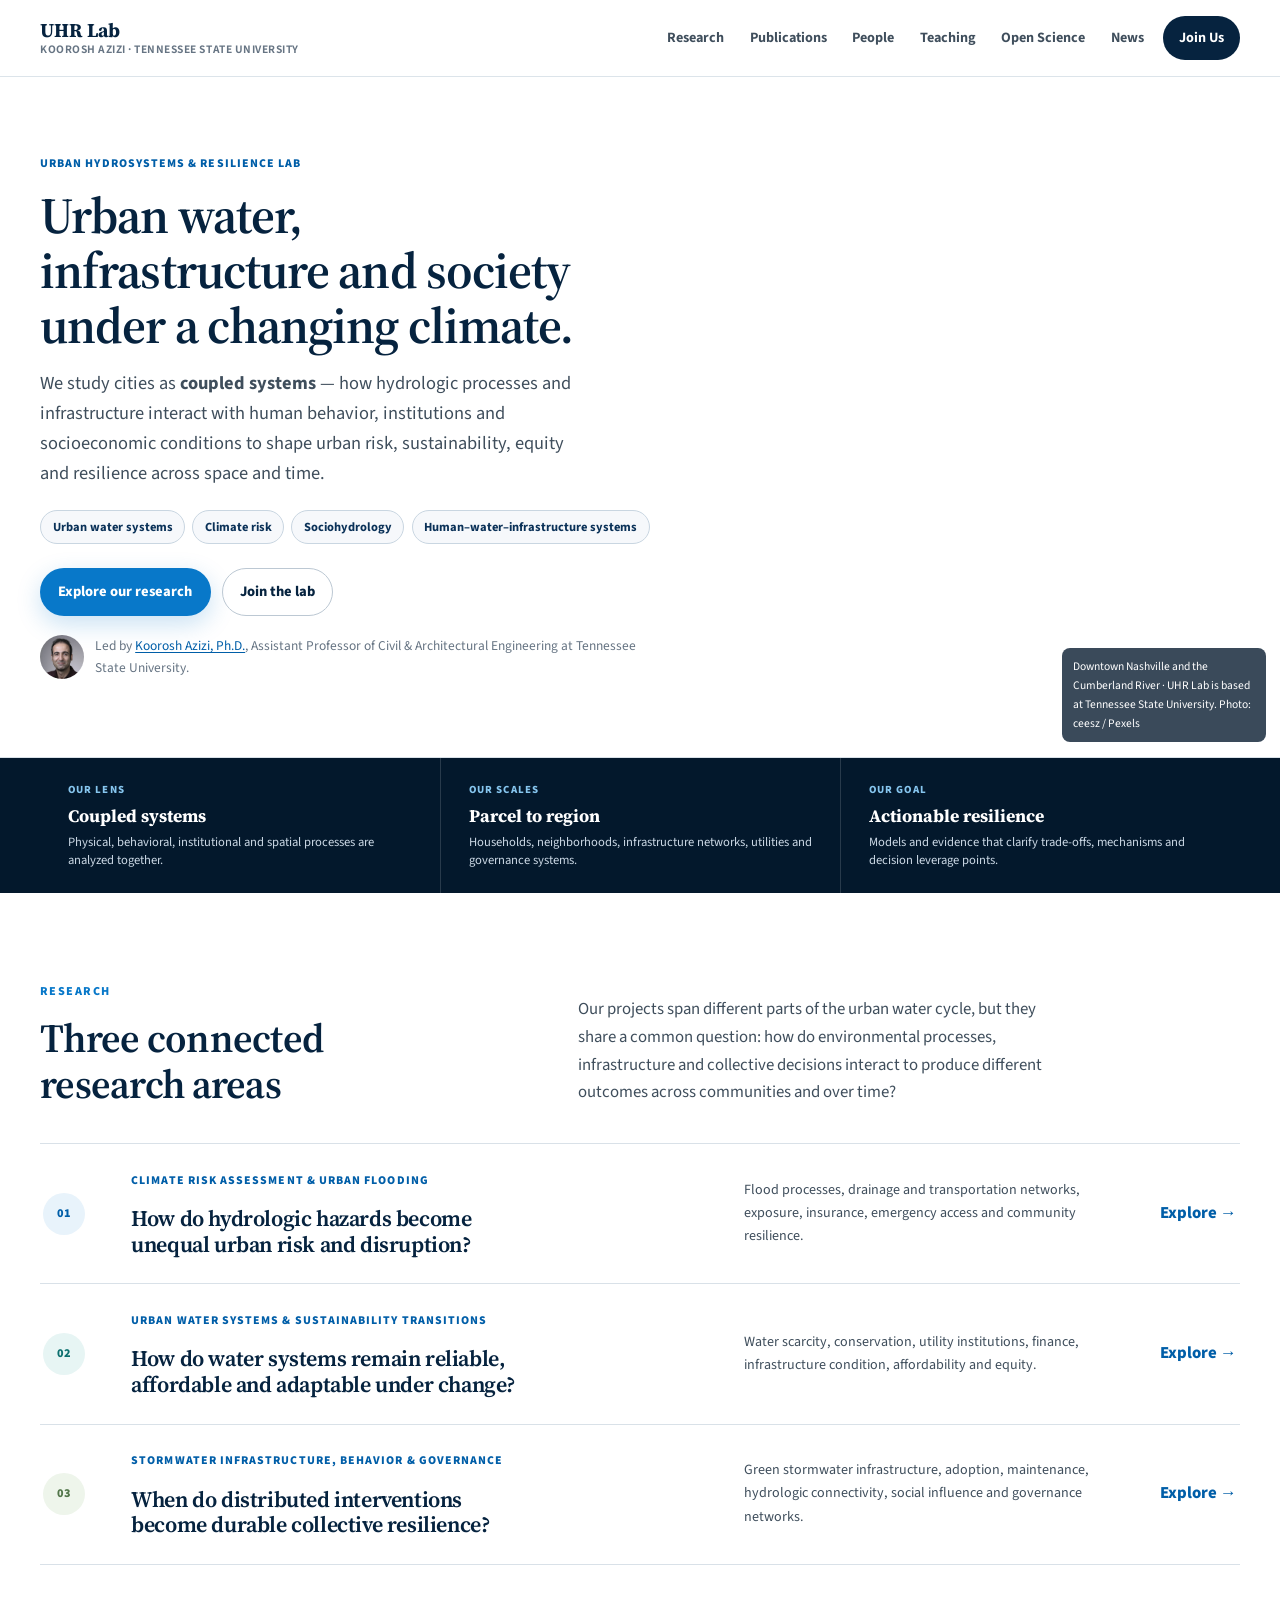
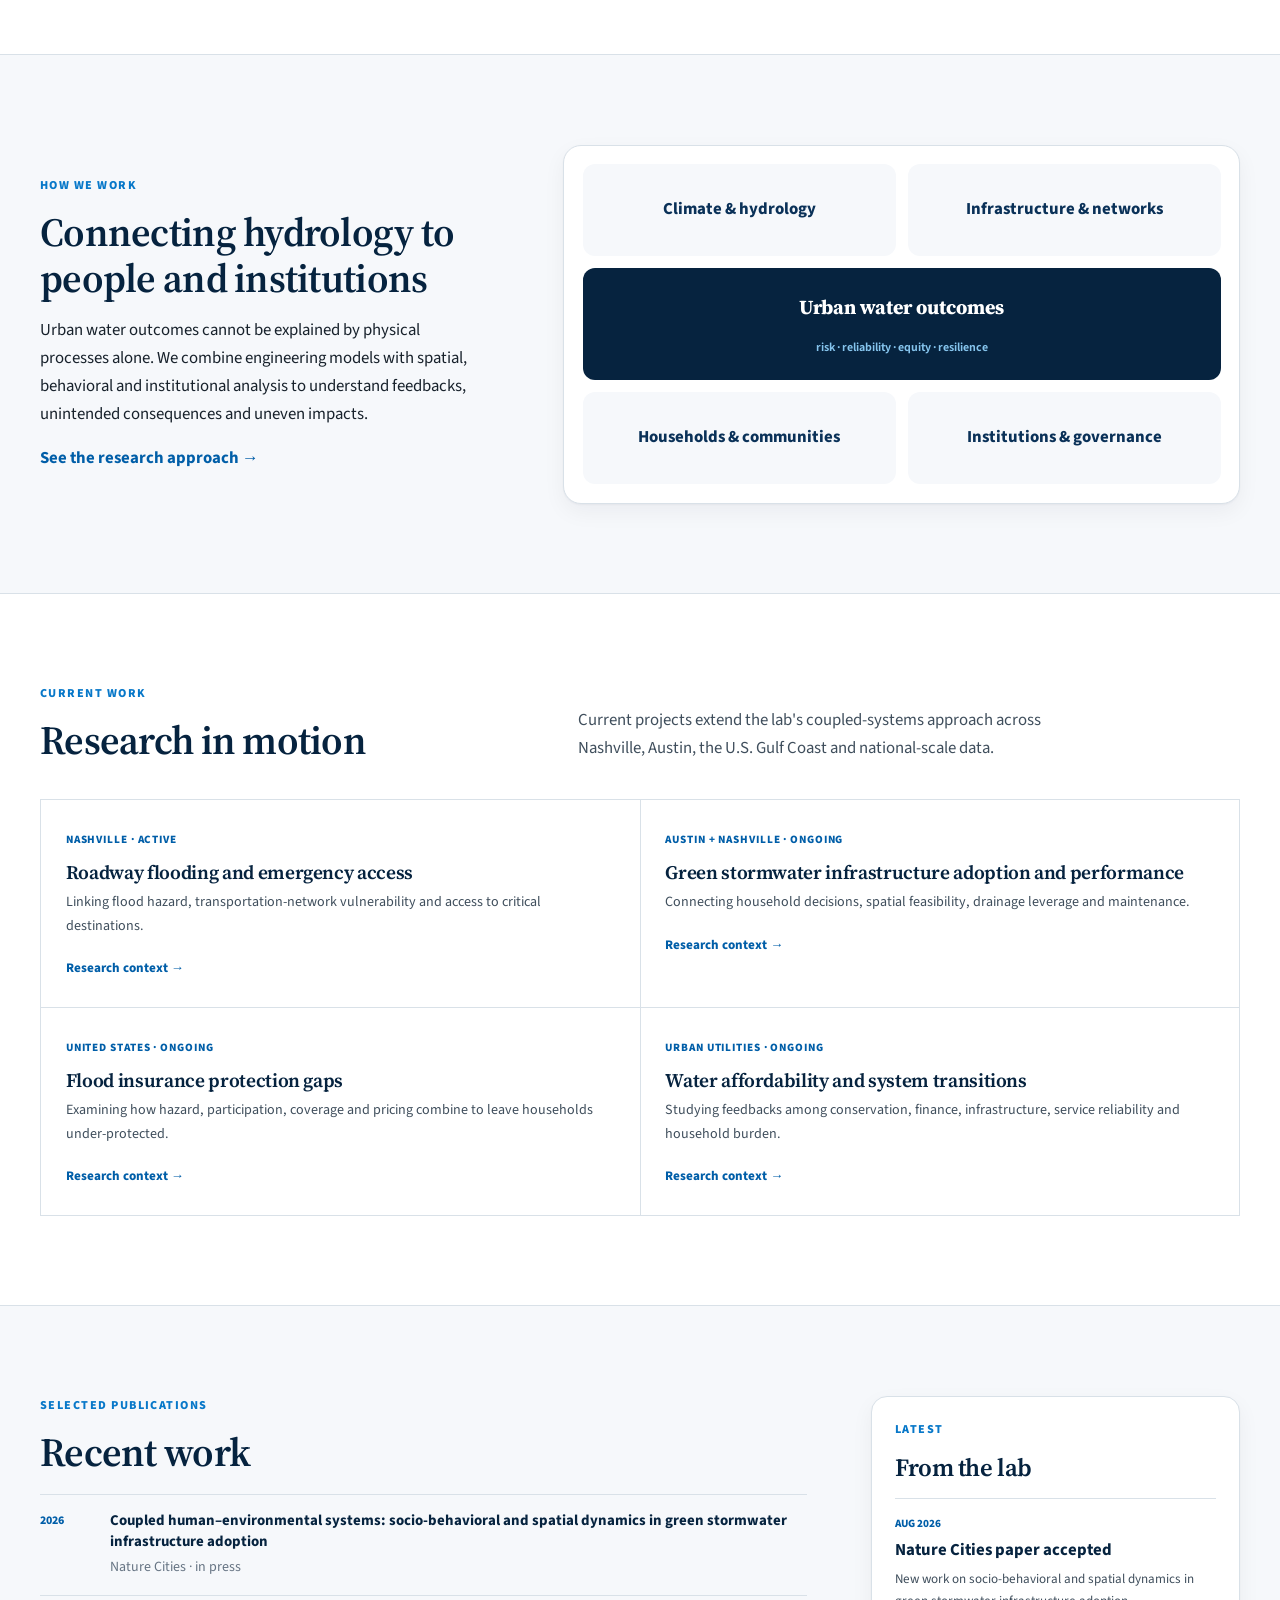
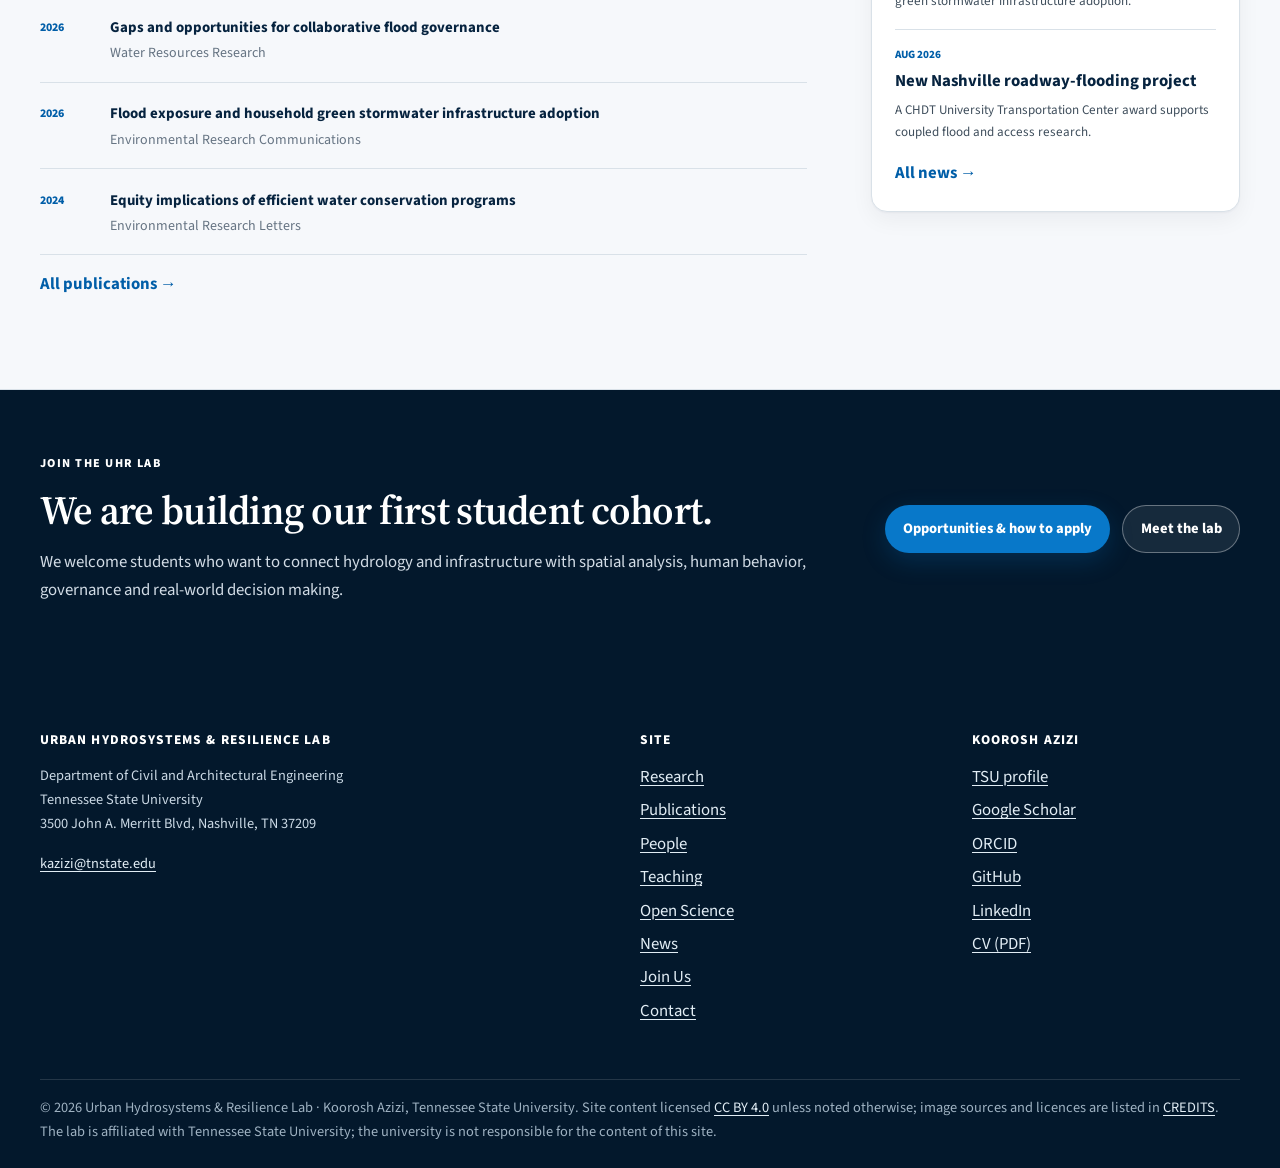
<file: index.html>
<!DOCTYPE html>
<html class="no-js" lang="en">
<head>
<meta charset="utf-8">
<meta name="viewport" content="width=device-width, initial-scale=1">
<title>Urban Hydrosystems &amp; Resilience Lab | Koorosh Azizi | Tennessee State University</title>
<meta name="description" content="The Urban Hydrosystems &amp; Resilience Lab at Tennessee State University studies urban water systems, climate risk, sociohydrology, flooding, stormwater infrastructure, governance, equity and resilience. Led by Koorosh Azizi, Ph.D.">
<link rel="canonical" href="https://koazizi.github.io/">
<meta name="robots" content="index,follow,max-image-preview:large,max-snippet:-1,max-video-preview:-1">
<meta name="author" content="Koorosh Azizi">
<meta name="theme-color" content="#06233f">
<meta property="og:type" content="website">
<meta property="og:site_name" content="Urban Hydrosystems &amp; Resilience Lab">
<meta property="og:title" content="Urban Hydrosystems &amp; Resilience Lab | Tennessee State University">
<meta property="og:description" content="Research on urban water systems, climate risk, sociohydrology, infrastructure, governance, equity and resilience.">
<meta property="og:url" content="https://koazizi.github.io/">
<meta property="og:image" content="https://koazizi.github.io/assets/og/og-default.png">
<meta property="og:image:width" content="1200">
<meta property="og:image:height" content="630">
<meta name="twitter:card" content="summary_large_image">
<link rel="icon" href="/favicon.svg" type="image/svg+xml">
<link rel="alternate icon" href="/favicon.ico">
<link rel="apple-touch-icon" href="/apple-touch-icon.png">
<link rel="preload" href="assets/fonts/SourceSerif4-var.woff2" as="font" type="font/woff2" crossorigin>
<link rel="preload" href="assets/fonts/SourceSans3-var.woff2" as="font" type="font/woff2" crossorigin>
<link rel="stylesheet" href="assets/css/site.css">
<link rel="stylesheet" href="assets/css/refinement.css?v=20260813e"><link rel="stylesheet" href="assets/css/lab-v2.css?v=20260813">
<link rel="alternate" type="application/atom+xml" title="UHR Lab Research News" href="feed.xml">
<link rel="manifest" href="manifest.webmanifest">
<script type="application/ld+json">
{
  "@context":"https://schema.org",
  "@graph":[
    {"@type":"ResearchOrganization","@id":"https://koazizi.github.io/#lab","name":"Urban Hydrosystems & Resilience Lab","alternateName":"UHR Lab","url":"https://koazizi.github.io/","foundingDate":"2026","parentOrganization":{"@type":"CollegeOrUniversity","name":"Tennessee State University","url":"https://www.tnstate.edu/"},"founder":{"@id":"https://koazizi.github.io/#pi"},"address":{"@type":"PostalAddress","streetAddress":"3500 John A. Merritt Boulevard","addressLocality":"Nashville","addressRegion":"TN","postalCode":"37209","addressCountry":"US"}},
    {"@type":"Person","@id":"https://koazizi.github.io/#pi","name":"Koorosh Azizi","honorificSuffix":"Ph.D.","jobTitle":"Assistant Professor of Civil and Architectural Engineering","url":"https://koazizi.github.io/people.html","image":"https://koazizi.github.io/assets/img/azizi-portrait.jpg","worksFor":{"@type":"CollegeOrUniversity","name":"Tennessee State University","url":"https://www.tnstate.edu/"},"sameAs":["https://www.tnstate.edu/cae/azizi.aspx","https://scholar.google.com/citations?user=MXlzhmcAAAAJ&hl=en","https://orcid.org/0000-0002-0786-7323","https://github.com/Koazizi","https://www.linkedin.com/in/koorosh-azizi-058367b2/","https://www.researchgate.net/profile/Koorosh-Azizi"]},
    {"@type":"WebSite","@id":"https://koazizi.github.io/#website","url":"https://koazizi.github.io/","name":"Urban Hydrosystems & Resilience Lab","publisher":{"@id":"https://koazizi.github.io/#lab"},"inLanguage":"en-US"}
  ]
}
</script>
</head>
<body class="page-home page-lab-v2">
<a class="skip-link" href="#main">Skip to main content</a>
<header class="site-header"><div class="wrap site-header__inner"><a class="brand" href="index.html"><span class="brand__mark">UHR Lab</span><span class="brand__sub">Koorosh Azizi &middot; Tennessee State University</span></a><button class="nav__toggle" type="button" aria-expanded="false" aria-controls="site-nav" hidden>Menu</button><nav class="nav" id="site-nav" aria-label="Main"><ul class="nav__list"><li><a class="nav__link" href="research.html">Research</a></li><li><a class="nav__link" href="publications.html">Publications</a></li><li><a class="nav__link" href="people.html">People</a></li><li><a class="nav__link" href="teaching.html">Teaching</a></li><li><a class="nav__link" href="research.html#open-science">Open Science</a></li><li><a class="nav__link" href="news.html">News</a></li><li><a class="nav__link nav__link--cta" href="join.html">Join Us</a></li></ul></nav></div></header>
<main id="main">
<section class="lab-hero" aria-labelledby="lab-home-title"><div class="wrap lab-hero__grid"><div class="lab-hero__copy"><p class="lab-kicker">Urban Hydrosystems &amp; Resilience Lab</p><h1 id="lab-home-title">Urban water, infrastructure and society under a changing climate.</h1><p class="lab-hero__lede">We study cities as <strong>coupled systems</strong> &mdash; how hydrologic processes and infrastructure interact with human behavior, institutions and socioeconomic conditions to shape urban risk, sustainability, equity and resilience across space and time.</p><div class="lab-hero__topics" aria-label="Core research areas"><span>Urban water systems</span><span>Climate risk</span><span>Sociohydrology</span><span>Human–water–infrastructure systems</span></div><div class="btn-row"><a class="btn btn--primary" href="research.html">Explore our research</a><a class="btn btn--secondary" href="join.html">Join the lab</a></div><p class="lab-hero__pi"><img class="lab-hero__pi-photo" src="assets/img/azizi-portrait.jpg" width="44" height="44" alt="" loading="lazy"><span>Led by <a href="people.html">Koorosh Azizi, Ph.D.</a>, Assistant Professor of Civil &amp; Architectural Engineering at Tennessee State University.</span></p></div><figure class="lab-hero__media"><picture><source media="(max-width: 720px)" srcset="assets/img/photos/hero-nashville-sm.jpg"><img src="assets/img/photos/hero-nashville.jpg" width="1280" height="1707" alt="Downtown Nashville at sunset: the AT&amp;T tower and skyline glowing gold above the Cumberland River, with city lights reflecting in the water." fetchpriority="high" decoding="async"></picture><figcaption>Downtown Nashville and the Cumberland River · UHR Lab is based at Tennessee State University. Photo: ceesz / Pexels</figcaption></figure></div></section>
<section class="lab-intro-strip"><div class="wrap lab-intro-strip__grid"><div><span>Our lens</span><strong>Coupled systems</strong><p>Physical, behavioral, institutional and spatial processes are analyzed together.</p></div><div><span>Our scales</span><strong>Parcel to region</strong><p>Households, neighborhoods, infrastructure networks, utilities and governance systems.</p></div><div><span>Our goal</span><strong>Actionable resilience</strong><p>Models and evidence that clarify trade-offs, mechanisms and decision leverage points.</p></div></div></section>
<section class="section"><div class="wrap"><div class="lab-section-head"><div><p class="eyebrow">Research</p><h2>Three connected research areas</h2></div><p>Our projects span different parts of the urban water cycle, but they share a common question: how do environmental processes, infrastructure and collective decisions interact to produce different outcomes across communities and over time?</p></div><div class="lab-theme-list"><article class="lab-theme-row lab-theme-row--blue"><div class="lab-theme-row__index">01</div><div><p class="lab-theme-row__eyebrow">Climate risk assessment &amp; urban flooding</p><h3>How do hydrologic hazards become unequal urban risk and disruption?</h3></div><p>Flood processes, drainage and transportation networks, exposure, insurance, emergency access and community resilience.</p><a href="research.html#theme-flood">Explore →</a></article><article class="lab-theme-row lab-theme-row--teal"><div class="lab-theme-row__index">02</div><div><p class="lab-theme-row__eyebrow">Urban water systems &amp; sustainability transitions</p><h3>How do water systems remain reliable, affordable and adaptable under change?</h3></div><p>Water scarcity, conservation, utility institutions, finance, infrastructure condition, affordability and equity.</p><a href="research.html#theme-water">Explore →</a></article><article class="lab-theme-row lab-theme-row--green"><div class="lab-theme-row__index">03</div><div><p class="lab-theme-row__eyebrow">Stormwater infrastructure, behavior &amp; governance</p><h3>When do distributed interventions become durable collective resilience?</h3></div><p>Green stormwater infrastructure, adoption, maintenance, hydrologic connectivity, social influence and governance networks.</p><a href="research.html#theme-stormwater">Explore →</a></article></div></div></section>
<section class="section section--tint lab-framework-section"><div class="wrap lab-framework-layout"><div class="lab-framework-copy"><p class="eyebrow">How we work</p><h2>Connecting hydrology to people and institutions</h2><p>Urban water outcomes cannot be explained by physical processes alone. We combine engineering models with spatial, behavioral and institutional analysis to understand feedbacks, unintended consequences and uneven impacts.</p><a class="text-link" href="research.html">See the research approach →</a></div><div class="lab-framework-diagram" aria-label="Research framework"><a class="lab-framework-node" href="research.html#theme-flood">Climate &amp; hydrology</a><a class="lab-framework-node" href="research.html#theme-water">Infrastructure &amp; networks</a><div class="lab-framework-node lab-framework-node--center">Urban water outcomes<br><span>risk · reliability · equity · resilience</span></div><a class="lab-framework-node" href="research.html#theme-stormwater">Households &amp; communities</a><a class="lab-framework-node" href="research.html#theme-stormwater">Institutions &amp; governance</a></div></div></section>
<section class="section"><div class="wrap"><div class="lab-section-head"><div><p class="eyebrow">Current work</p><h2>Research in motion</h2></div><p>Current projects extend the lab's coupled-systems approach across Nashville, Austin, the U.S. Gulf Coast and national-scale data.</p></div><div class="lab-current-grid"><article><span>Nashville · Active</span><h3>Roadway flooding and emergency access</h3><p>Linking flood hazard, transportation-network vulnerability and access to critical destinations.</p><a href="research.html#theme-flood">Research context →</a></article><article><span>Austin + Nashville · Ongoing</span><h3>Green stormwater infrastructure adoption and performance</h3><p>Connecting household decisions, spatial feasibility, drainage leverage and maintenance.</p><a href="research.html#theme-stormwater">Research context →</a></article><article><span>United States · Ongoing</span><h3>Flood insurance protection gaps</h3><p>Examining how hazard, participation, coverage and pricing combine to leave households under-protected.</p><a href="research.html#theme-flood">Research context →</a></article><article><span>Urban utilities · Ongoing</span><h3>Water affordability and system transitions</h3><p>Studying feedbacks among conservation, finance, infrastructure, service reliability and household burden.</p><a href="research.html#theme-water">Research context →</a></article></div></div></section>
<section class="section section--tint"><div class="wrap lab-evidence-grid"><div><div class="lab-mini-head"><p class="eyebrow">Selected publications</p><h2>Recent work</h2></div><ol class="lab-pub-list"><li><span>2026</span><div><strong>Coupled human–environmental systems: socio-behavioral and spatial dynamics in green stormwater infrastructure adoption</strong><small><em>Nature Cities</em> · in press</small></div></li><li><span>2026</span><div><a href="https://doi.org/10.1029/2025WR041974" rel="noopener"><strong>Gaps and opportunities for collaborative flood governance</strong></a><small><em>Water Resources Research</em></small></div></li><li><span>2026</span><div><a href="https://doi.org/10.1088/2515-7620/ae3ff0" rel="noopener"><strong>Flood exposure and household green stormwater infrastructure adoption</strong></a><small><em>Environmental Research Communications</em></small></div></li><li><span>2024</span><div><a href="https://doi.org/10.1088/1748-9326/ad691a" rel="noopener"><strong>Equity implications of efficient water conservation programs</strong></a><small><em>Environmental Research Letters</em></small></div></li></ol><p><a class="text-link" href="publications.html">All publications →</a></p></div><aside class="lab-news-card"><p class="eyebrow">Latest</p><h2>From the lab</h2><div class="lab-news-card__item"><time datetime="2026-08">Aug 2026</time><strong>Nature Cities paper accepted</strong><p>New work on socio-behavioral and spatial dynamics in green stormwater infrastructure adoption.</p></div><div class="lab-news-card__item"><time datetime="2026-08">Aug 2026</time><strong>New Nashville roadway-flooding project</strong><p>A CHDT University Transportation Center award supports coupled flood and access research.</p></div><a class="text-link" href="news.html">All news →</a></aside></div></section>
<section class="lab-join-band"><div class="wrap lab-join-band__grid"><div><p class="eyebrow">Join the UHR Lab</p><h2>We are building our first student cohort.</h2><p>We welcome students who want to connect hydrology and infrastructure with spatial analysis, human behavior, governance and real-world decision making.</p></div><div class="lab-join-band__actions"><a class="btn btn--primary" href="join.html">Opportunities &amp; how to apply</a><a class="btn btn--ghost" href="people.html">Meet the lab</a></div></div></section>
</main>
<footer class="site-footer"><div class="wrap"><div class="site-footer__grid"><div><h2>Urban Hydrosystems &amp; Resilience Lab</h2><p>Department of Civil and Architectural Engineering<br>Tennessee State University<br>3500 John A. Merritt Blvd, Nashville, TN 37209</p><p><a href="mailto:kazizi@tnstate.edu">kazizi@tnstate.edu</a></p></div><div><h2>Site</h2><ul><li><a href="research.html">Research</a></li><li><a href="publications.html">Publications</a></li><li><a href="people.html">People</a></li><li><a href="teaching.html">Teaching</a></li><li><a href="research.html#open-science">Open Science</a></li><li><a href="news.html">News</a></li><li><a href="join.html">Join Us</a></li><li><a href="contact.html">Contact</a></li></ul></div><div><h2>Koorosh Azizi</h2><ul><li><a href="https://www.tnstate.edu/cae/azizi.aspx" rel="noopener">TSU profile</a></li><li><a href="https://scholar.google.com/citations?user=MXlzhmcAAAAJ&amp;hl=en" rel="noopener">Google Scholar</a></li><li><a href="https://orcid.org/0000-0002-0786-7323" rel="noopener">ORCID</a></li><li><a href="https://github.com/Koazizi" rel="noopener">GitHub</a></li><li><a href="https://www.linkedin.com/in/koorosh-azizi-058367b2/" rel="noopener">LinkedIn</a></li><li><a href="assets/cv/Koorosh_Azizi_CV_August_2026.pdf">CV (PDF)</a></li></ul></div></div><div class="site-footer__legal"><p>&copy; 2026 Urban Hydrosystems &amp; Resilience Lab &middot; Koorosh Azizi, Tennessee State University. Site content licensed <a href="https://creativecommons.org/licenses/by/4.0/" rel="noopener license">CC BY 4.0</a> unless noted otherwise; image sources and licences are listed in <a href="assets/img/CREDITS.md">CREDITS</a>. The lab is affiliated with Tennessee State University; the university is not responsible for the content of this site.</p></div></div></footer><script src="assets/js/nav.js" defer></script>
</body></html>
</file>
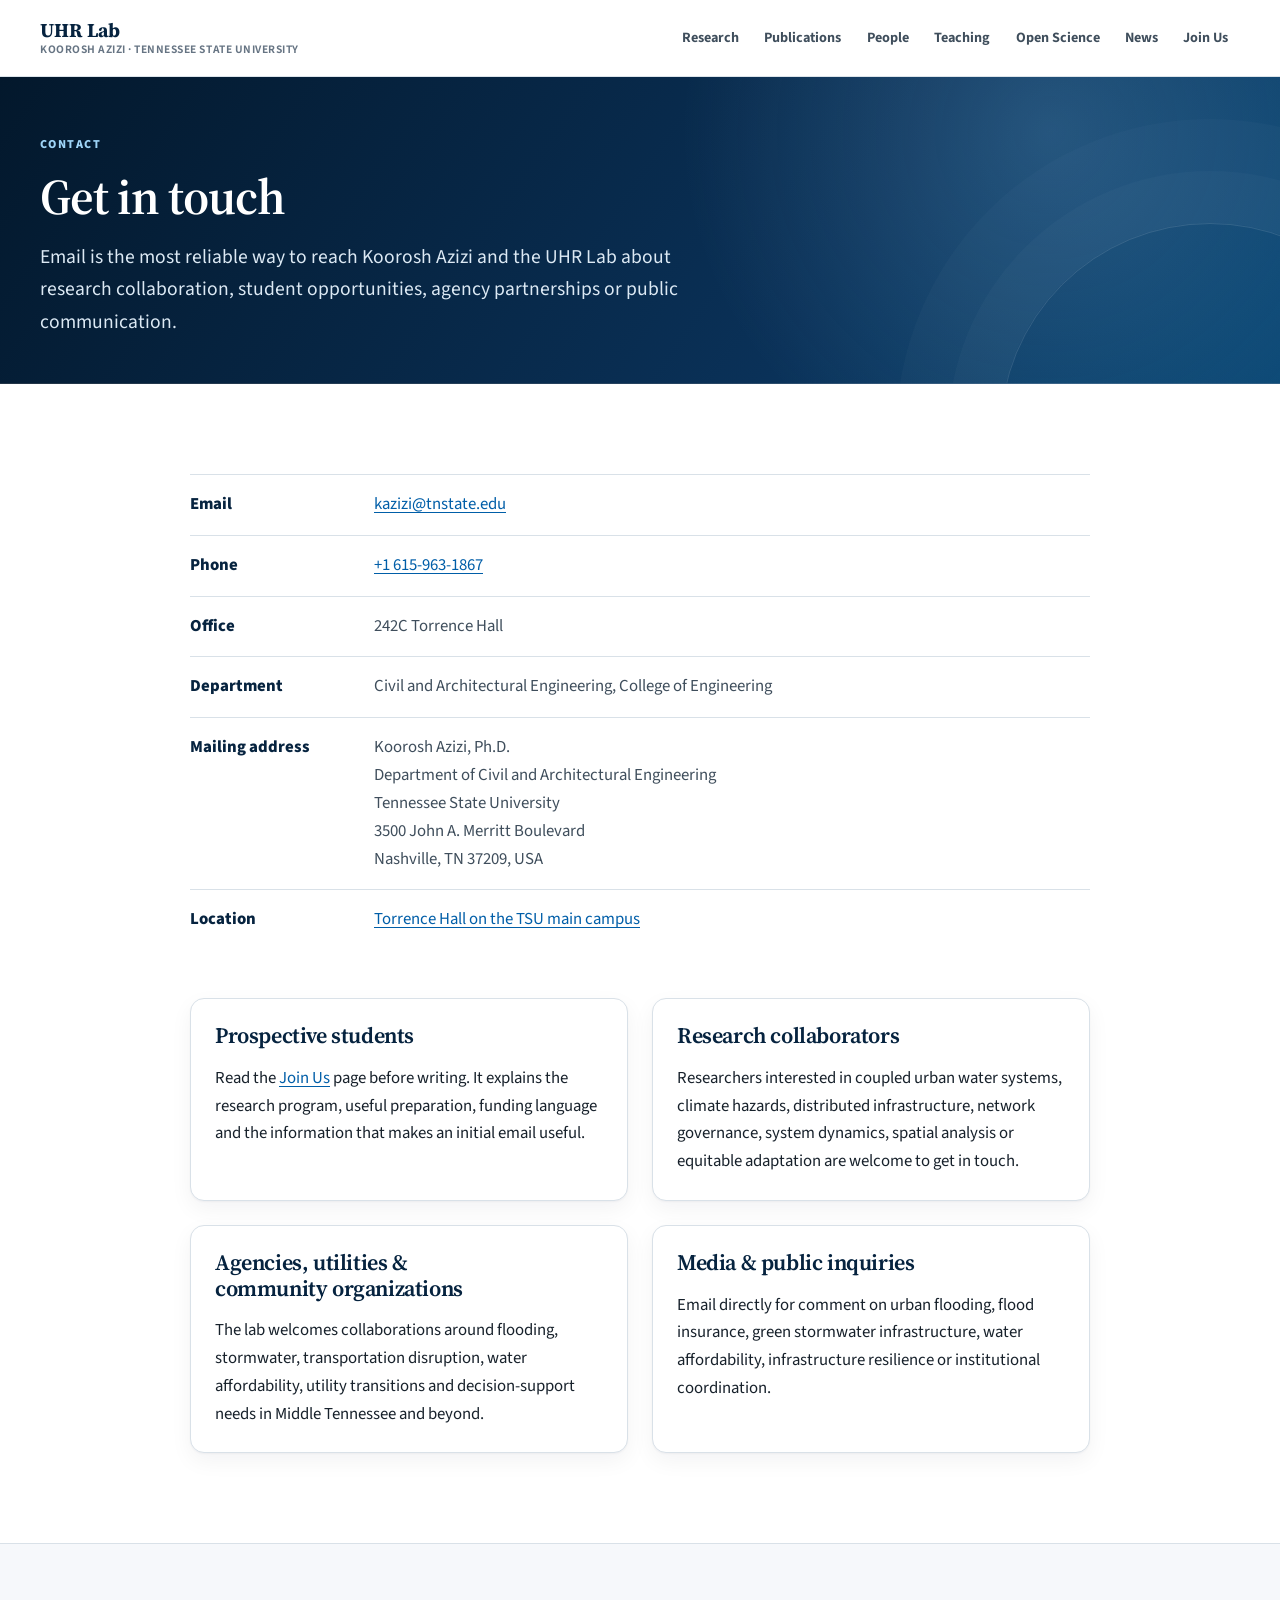
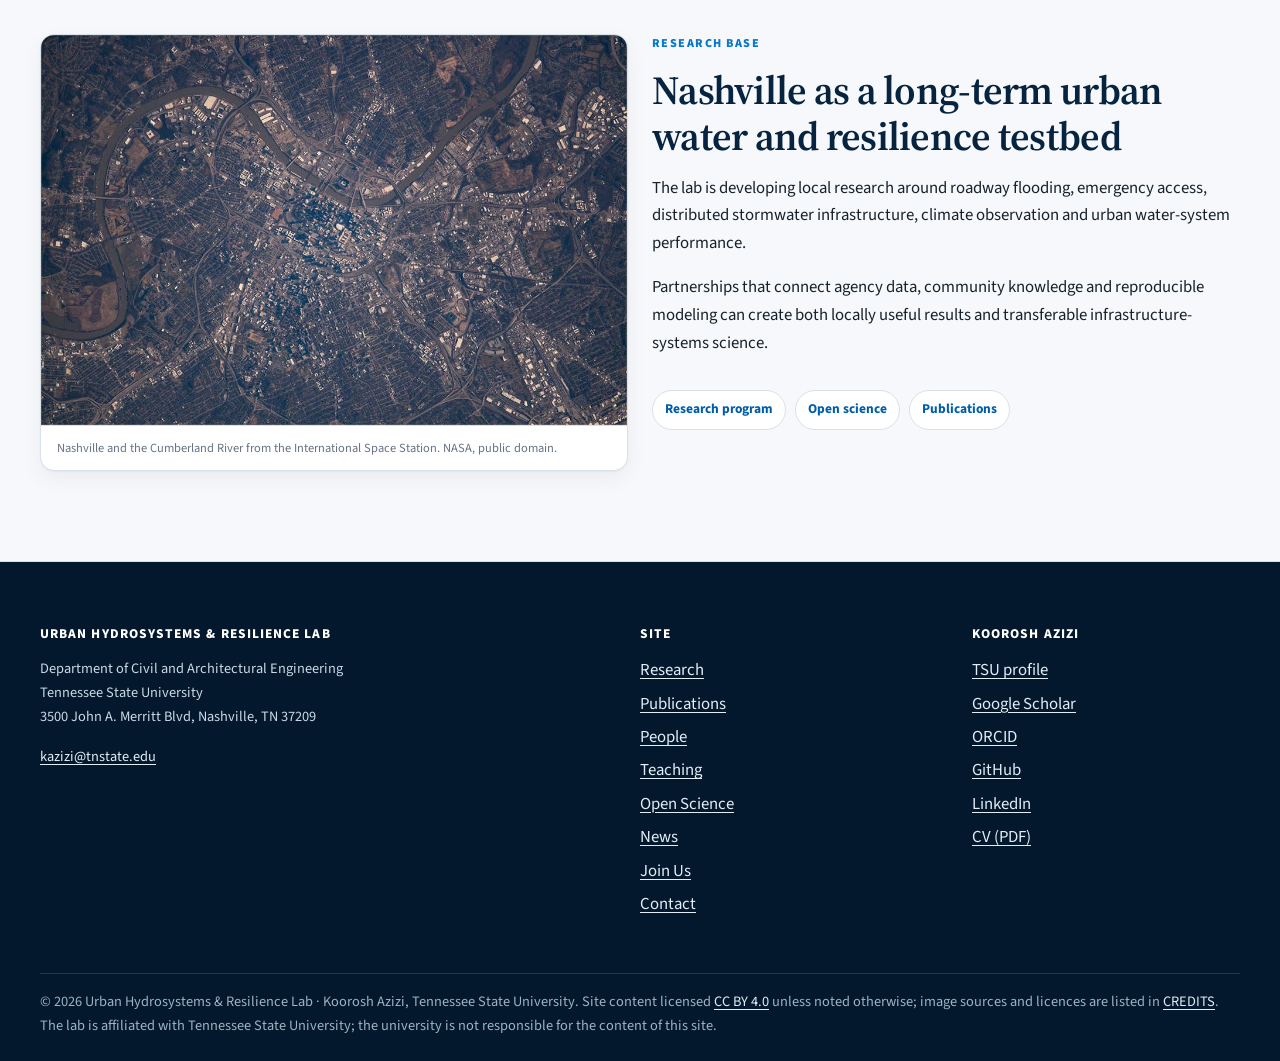
<file: contact.html>
<!DOCTYPE html>
<html lang="en" class="no-js">
<head>
<meta charset="utf-8">
<meta name="viewport" content="width=device-width, initial-scale=1">
<title>Contact &mdash; Urban Hydrosystems &amp; Resilience Lab | Tennessee State University</title>
<meta name="description" content="Contact Koorosh Azizi and the Urban Hydrosystems &amp; Resilience Lab in the Department of Civil and Architectural Engineering at Tennessee State University.">
<link rel="canonical" href="https://koazizi.github.io/contact.html">
<meta property="og:type" content="website">
<meta property="og:site_name" content="Urban Hydrosystems &amp; Resilience Lab">
<meta property="og:title" content="Contact &mdash; Urban Hydrosystems &amp; Resilience Lab | Tennessee State University">
<meta property="og:description" content="Contact Koorosh Azizi at Tennessee State University about research, student opportunities and collaboration.">
<meta property="og:url" content="https://koazizi.github.io/contact.html">
<meta property="og:image" content="https://koazizi.github.io/assets/og/og-default.png">
<meta name="twitter:card" content="summary_large_image">
<link rel="icon" href="/favicon.svg" type="image/svg+xml">
<link rel="alternate icon" href="/favicon.ico">
<link rel="apple-touch-icon" href="/apple-touch-icon.png">
<link rel="preload" href="assets/fonts/SourceSerif4-var.woff2" as="font" type="font/woff2" crossorigin>
<link rel="preload" href="assets/fonts/SourceSans3-var.woff2" as="font" type="font/woff2" crossorigin>
<link rel="stylesheet" href="assets/css/site.css">
<link rel="stylesheet" href="assets/css/refinement.css">
<script type="application/ld+json">{"@context":"https://schema.org","@type":"BreadcrumbList","itemListElement":[{"@type":"ListItem","position":1,"name":"Home","item":"https://koazizi.github.io/"},{"@type":"ListItem","position":2,"name":"Contact","item":"https://koazizi.github.io/contact.html"}]}</script>
</head>
<body>
<a class="skip-link" href="#main">Skip to main content</a>
<header class="site-header">
  <div class="wrap site-header__inner">
    <a class="brand" href="index.html"><span class="brand__mark">UHR Lab</span><span class="brand__sub">Koorosh Azizi &middot; Tennessee State University</span></a>
    <button class="nav__toggle" type="button" aria-expanded="false" aria-controls="site-nav" hidden>Menu</button>
    <nav class="nav" id="site-nav" aria-label="Main">
      <ul class="nav__list">
        <li><a class="nav__link" href="research.html">Research</a></li>
        <li><a class="nav__link" href="publications.html">Publications</a></li>
        <li><a class="nav__link" href="people.html">People</a></li>
        <li><a class="nav__link" href="teaching.html">Teaching</a></li>
        <li><a class="nav__link" href="research.html#open-science">Open Science</a></li>
        <li><a class="nav__link" href="news.html">News</a></li>
        <li><a class="nav__link" href="join.html">Join Us</a></li>
      </ul>
    </nav>
  </div>
</header>

<main id="main">
<div class="page-head">
  <div class="wrap">
    <p class="page-head__eyebrow">Contact</p>
    <h1>Get in touch</h1>
    <p class="page-head__lede">Email is the most reliable way to reach Koorosh Azizi and the UHR Lab about research collaboration, student opportunities, agency partnerships or public communication.</p>
  </div>
</div>

<section class="section">
  <div class="wrap list-width">
    <dl class="facts">
      <div><dt>Email</dt><dd><a href="mailto:kazizi@tnstate.edu">kazizi@tnstate.edu</a></dd></div>
      <div><dt>Phone</dt><dd><a href="tel:+16159631867">+1 615-963-1867</a></dd></div>
      <div><dt>Office</dt><dd>242C Torrence Hall</dd></div>
      <div><dt>Department</dt><dd>Civil and Architectural Engineering, College of Engineering</dd></div>
      <div><dt>Mailing address</dt><dd>Koorosh Azizi, Ph.D.<br>Department of Civil and Architectural Engineering<br>Tennessee State University<br>3500 John A. Merritt Boulevard<br>Nashville, TN 37209, USA</dd></div>
      <div><dt>Location</dt><dd><a href="https://www.google.com/maps/search/?api=1&amp;query=Torrence+Hall+Tennessee+State+University+Nashville+TN" rel="noopener">Torrence Hall on the TSU main campus</a></dd></div>
    </dl>

    <div class="grid grid--2 mt-7">
      <article class="card">
        <h3>Prospective students</h3>
        <p>Read the <a href="join.html">Join Us</a> page before writing. It explains the research program, useful preparation, funding language and the information that makes an initial email useful.</p>
      </article>
      <article class="card">
        <h3>Research collaborators</h3>
        <p>Researchers interested in coupled urban water systems, climate hazards, distributed infrastructure, network governance, system dynamics, spatial analysis or equitable adaptation are welcome to get in touch.</p>
      </article>
      <article class="card">
        <h3>Agencies, utilities &amp; community organizations</h3>
        <p>The lab welcomes collaborations around flooding, stormwater, transportation disruption, water affordability, utility transitions and decision-support needs in Middle Tennessee and beyond.</p>
      </article>
      <article class="card">
        <h3>Media &amp; public inquiries</h3>
        <p>Email directly for comment on urban flooding, flood insurance, green stormwater infrastructure, water affordability, infrastructure resilience or institutional coordination.</p>
      </article>
    </div>
  </div>
</section>

<section class="section section--tint">
  <div class="wrap grid grid--2">
    <figure class="figure">
      <img src="assets/img/photos/nashville-iss.jpg" width="1600" height="1000" loading="lazy" alt="Satellite view of Nashville and the Cumberland River from the International Space Station.">
      <figcaption>Nashville and the Cumberland River from the International Space Station. <cite>NASA, public domain.</cite></figcaption>
    </figure>
    <div>
      <p class="eyebrow">Research base</p>
      <h2>Nashville as a long-term urban water and resilience testbed</h2>
      <p>The lab is developing local research around roadway flooding, emergency access, distributed stormwater infrastructure, climate observation and urban water-system performance.</p>
      <p>Partnerships that connect agency data, community knowledge and reproducible modeling can create both locally useful results and transferable infrastructure-systems science.</p>
      <ul class="linkrow mt-6">
        <li><a href="research.html">Research program</a></li>
        <li><a href="research.html#open-science">Open science</a></li>
        <li><a href="publications.html">Publications</a></li>
      </ul>
    </div>
  </div>
</section>
</main>

<footer class="site-footer"><div class="wrap"><div class="site-footer__grid"><div><h2>Urban Hydrosystems &amp; Resilience Lab</h2><p>Department of Civil and Architectural Engineering<br>Tennessee State University<br>3500 John A. Merritt Blvd, Nashville, TN 37209</p><p><a href="mailto:kazizi@tnstate.edu">kazizi@tnstate.edu</a></p></div><div><h2>Site</h2><ul><li><a href="research.html">Research</a></li><li><a href="publications.html">Publications</a></li><li><a href="people.html">People</a></li><li><a href="teaching.html">Teaching</a></li><li><a href="research.html#open-science">Open Science</a></li><li><a href="news.html">News</a></li><li><a href="join.html">Join Us</a></li><li><a href="contact.html">Contact</a></li></ul></div><div><h2>Koorosh Azizi</h2><ul><li><a href="https://www.tnstate.edu/cae/azizi.aspx" rel="noopener">TSU profile</a></li><li><a href="https://scholar.google.com/citations?user=MXlzhmcAAAAJ&amp;hl=en" rel="noopener">Google Scholar</a></li><li><a href="https://orcid.org/0000-0002-0786-7323" rel="noopener">ORCID</a></li><li><a href="https://github.com/Koazizi" rel="noopener">GitHub</a></li><li><a href="https://www.linkedin.com/in/koorosh-azizi-058367b2/" rel="noopener">LinkedIn</a></li><li><a href="assets/cv/Koorosh_Azizi_CV_August_2026.pdf">CV (PDF)</a></li></ul></div></div><div class="site-footer__legal"><p>&copy; 2026 Urban Hydrosystems &amp; Resilience Lab &middot; Koorosh Azizi, Tennessee State University. Site content licensed <a href="https://creativecommons.org/licenses/by/4.0/" rel="noopener license">CC BY 4.0</a> unless noted otherwise; image sources and licences are listed in <a href="assets/img/CREDITS.md">CREDITS</a>. The lab is affiliated with Tennessee State University; the university is not responsible for the content of this site.</p></div></div></footer>
<script src="assets/js/nav.js" defer></script>
</body>
</html>
</file>
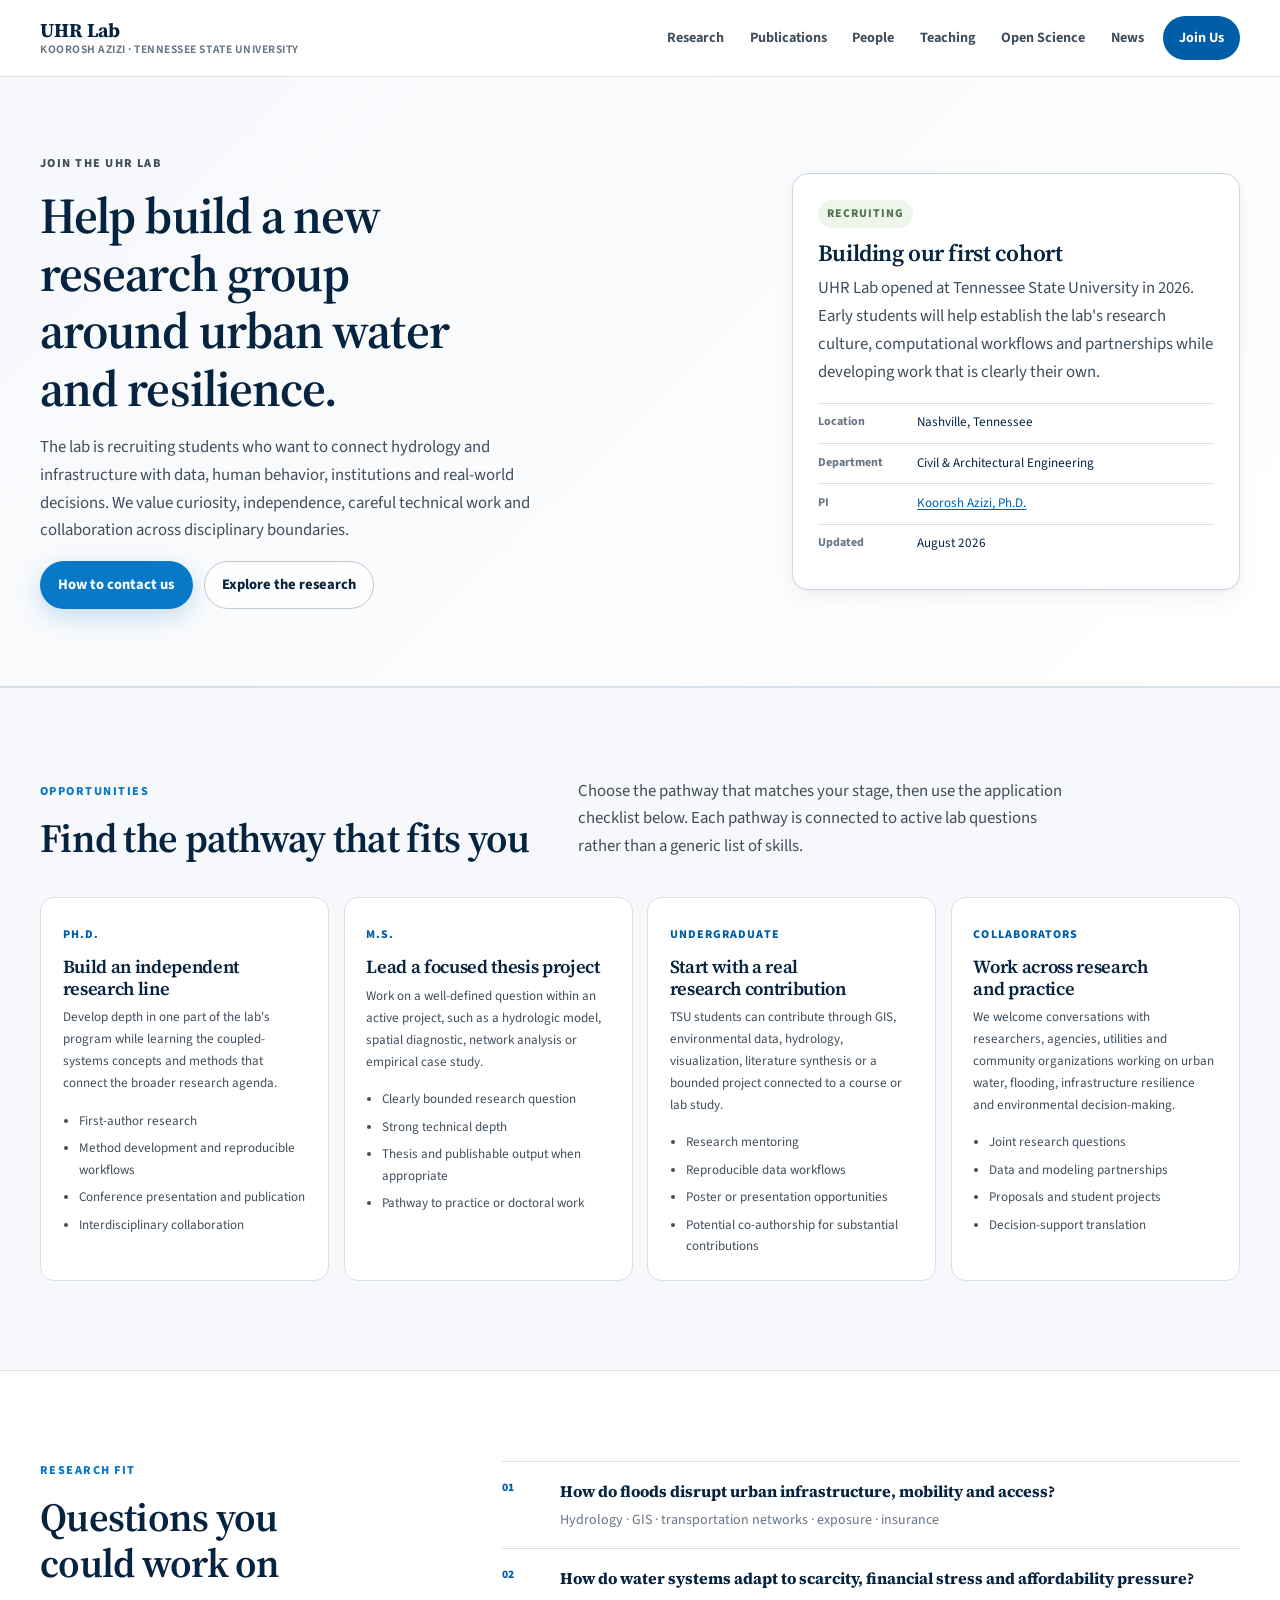
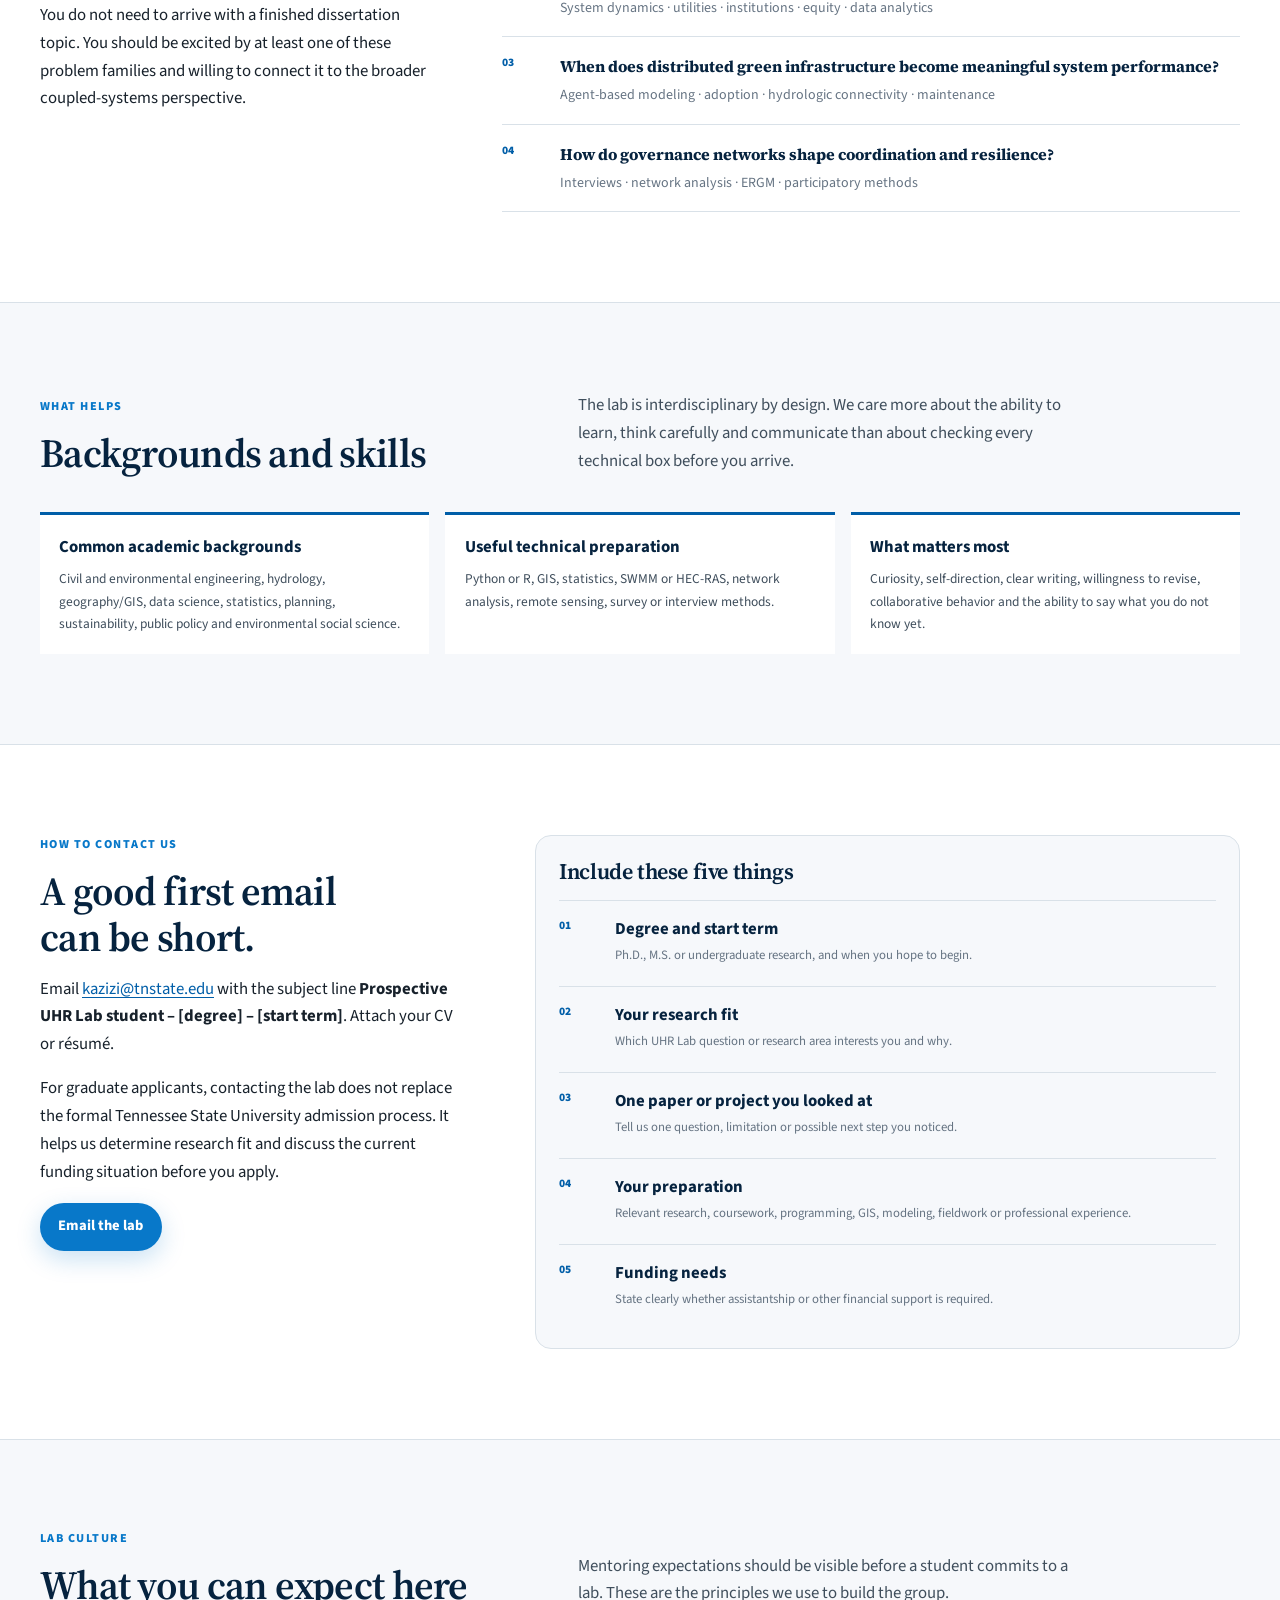
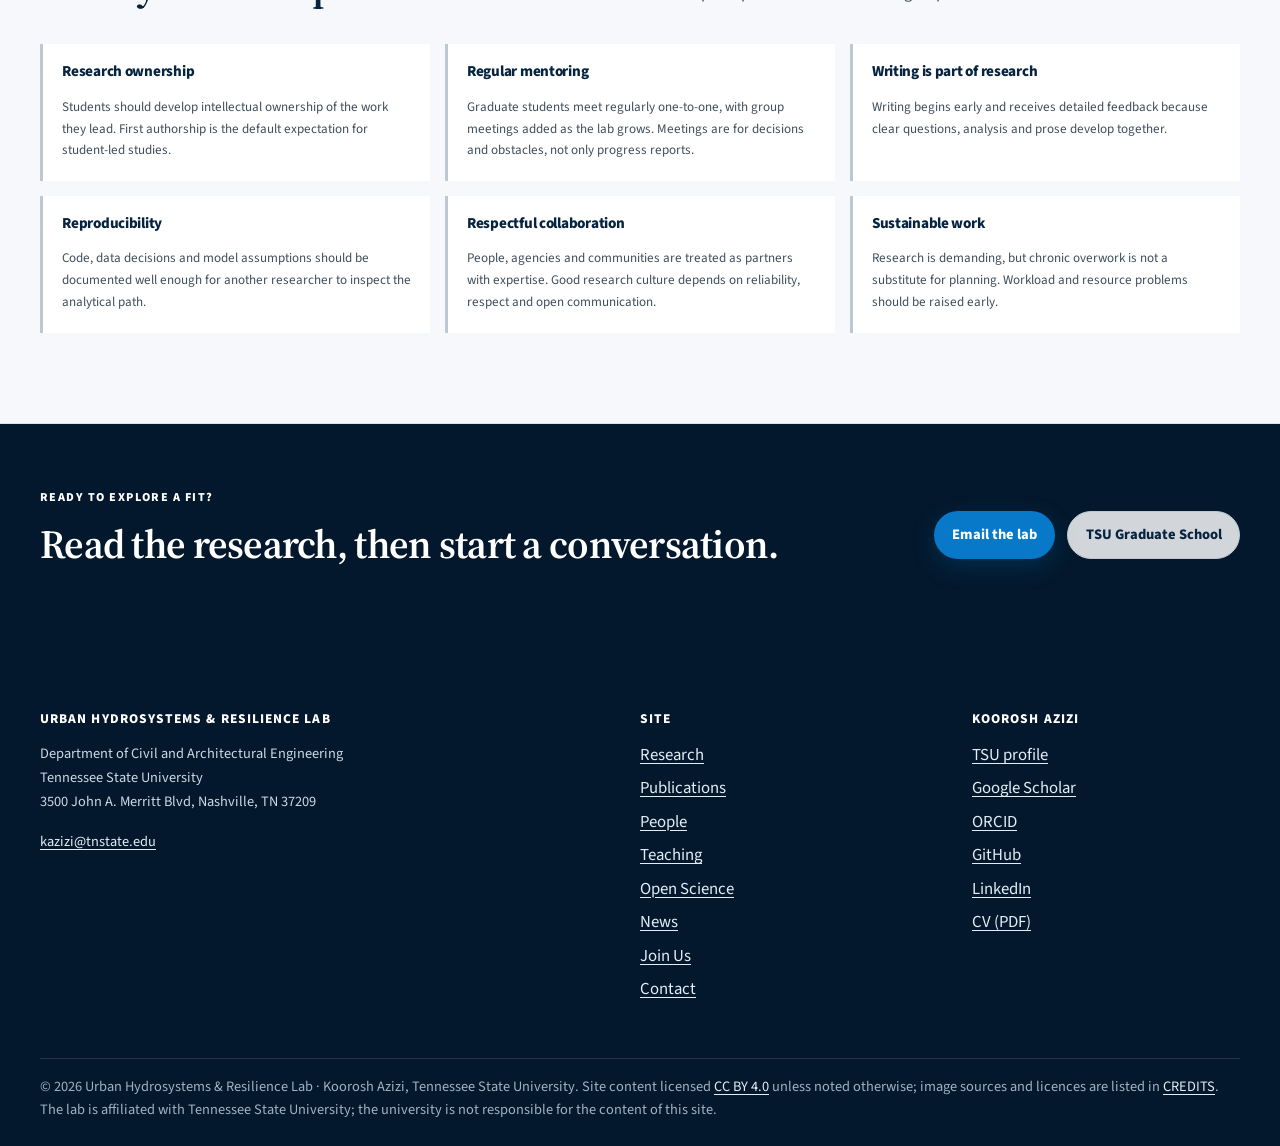
<file: join.html>
<!DOCTYPE html>
<html class="no-js" lang="en">
<head>
<meta charset="utf-8"><meta name="viewport" content="width=device-width, initial-scale=1">
<title>Join the UHR Lab | Graduate &amp; Undergraduate Research | Tennessee State University</title>
<meta name="description" content="Join the Urban Hydrosystems &amp; Resilience Lab at Tennessee State University. Opportunities for PhD, MS and undergraduate students interested in urban water, flooding, stormwater, GIS, modeling, governance and resilience.">
<link rel="canonical" href="https://koazizi.github.io/join.html"><meta name="robots" content="index,follow,max-image-preview:large"><meta property="og:type" content="website"><meta property="og:site_name" content="Urban Hydrosystems &amp; Resilience Lab"><meta property="og:title" content="Join the UHR Lab | Tennessee State University"><meta property="og:description" content="Research opportunities in urban water, flooding, stormwater infrastructure, modeling, governance and resilience."><meta property="og:url" content="https://koazizi.github.io/join.html"><meta property="og:image" content="https://koazizi.github.io/assets/og/og-default.png"><meta name="twitter:card" content="summary_large_image">
<link rel="icon" href="/favicon.svg" type="image/svg+xml"><link rel="alternate icon" href="/favicon.ico"><link rel="apple-touch-icon" href="/apple-touch-icon.png"><link rel="preload" href="assets/fonts/SourceSerif4-var.woff2" as="font" type="font/woff2" crossorigin><link rel="preload" href="assets/fonts/SourceSans3-var.woff2" as="font" type="font/woff2" crossorigin><link rel="stylesheet" href="assets/css/site.css"><link rel="stylesheet" href="assets/css/refinement.css?v=20260813e"><link rel="stylesheet" href="assets/css/lab-v2.css?v=20260813">
<script type="application/ld+json">{"@context":"https://schema.org","@type":"WebPage","name":"Join the Urban Hydrosystems & Resilience Lab","url":"https://koazizi.github.io/join.html","about":{"@id":"https://koazizi.github.io/#lab"}}</script>
</head>
<body class="page-join page-lab-v2">
<a class="skip-link" href="#main">Skip to main content</a>
<header class="site-header"><div class="wrap site-header__inner"><a class="brand" href="index.html"><span class="brand__mark">UHR Lab</span><span class="brand__sub">Koorosh Azizi &middot; Tennessee State University</span></a><button class="nav__toggle" type="button" aria-expanded="false" aria-controls="site-nav" hidden>Menu</button><nav class="nav" id="site-nav" aria-label="Main"><ul class="nav__list"><li><a class="nav__link" href="research.html">Research</a></li><li><a class="nav__link" href="publications.html">Publications</a></li><li><a class="nav__link" href="people.html">People</a></li><li><a class="nav__link" href="teaching.html">Teaching</a></li><li><a class="nav__link" href="research.html#open-science">Open Science</a></li><li><a class="nav__link" href="news.html">News</a></li><li><a class="nav__link nav__link--cta" href="join.html" aria-current="page">Join Us</a></li></ul></nav></div></header>
<main id="main">
<section class="join-hero"><div class="wrap join-hero__grid"><div><p class="eyebrow">Join the UHR Lab</p><h1>Help build a new research group around urban water and resilience.</h1><p>The lab is recruiting students who want to connect hydrology and infrastructure with data, human behavior, institutions and real-world decisions. We value curiosity, independence, careful technical work and collaboration across disciplinary boundaries.</p><div class="btn-row"><a class="btn btn--primary" href="#how-to-contact">How to contact us</a><a class="btn btn--secondary" href="research.html">Explore the research</a></div></div><aside class="join-status-card"><span class="join-status-card__badge">Recruiting</span><h2>Building our first cohort</h2><p>UHR Lab opened at Tennessee State University in 2026. Early students will help establish the lab's research culture, computational workflows and partnerships while developing work that is clearly their own.</p><dl><div><dt>Location</dt><dd>Nashville, Tennessee</dd></div><div><dt>Department</dt><dd>Civil &amp; Architectural Engineering</dd></div><div><dt>PI</dt><dd><a href="people.html">Koorosh Azizi, Ph.D.</a></dd></div><div><dt>Updated</dt><dd>August 2026</dd></div></dl></aside></div></section>
<section class="section section--tint"><div class="wrap"><div class="lab-section-head"><div><p class="eyebrow">Opportunities</p><h2>Find the pathway that fits you</h2></div><p>Choose the pathway that matches your stage, then use the application checklist below. Each pathway is connected to active lab questions rather than a generic list of skills.</p></div><div class="join-pathway-grid"><article class="join-pathway"><span>Ph.D.</span><h3>Build an independent research line</h3><p>Develop depth in one part of the lab's program while learning the coupled-systems concepts and methods that connect the broader research agenda.</p><ul><li>First-author research</li><li>Method development and reproducible workflows</li><li>Conference presentation and publication</li><li>Interdisciplinary collaboration</li></ul></article><article class="join-pathway"><span>M.S.</span><h3>Lead a focused thesis project</h3><p>Work on a well-defined question within an active project, such as a hydrologic model, spatial diagnostic, network analysis or empirical case study.</p><ul><li>Clearly bounded research question</li><li>Strong technical depth</li><li>Thesis and publishable output when appropriate</li><li>Pathway to practice or doctoral work</li></ul></article><article class="join-pathway"><span>Undergraduate</span><h3>Start with a real research contribution</h3><p>TSU students can contribute through GIS, environmental data, hydrology, visualization, literature synthesis or a bounded project connected to a course or lab study.</p><ul><li>Research mentoring</li><li>Reproducible data workflows</li><li>Poster or presentation opportunities</li><li>Potential co-authorship for substantial contributions</li></ul></article><article class="join-pathway"><span>Collaborators</span><h3>Work across research and practice</h3><p>We welcome conversations with researchers, agencies, utilities and community organizations working on urban water, flooding, infrastructure resilience and environmental decision-making.</p><ul><li>Joint research questions</li><li>Data and modeling partnerships</li><li>Proposals and student projects</li><li>Decision-support translation</li></ul></article></div></div></section>
<section class="section"><div class="wrap join-fit-layout"><div><p class="eyebrow">Research fit</p><h2>Questions you could work on</h2><p>You do not need to arrive with a finished dissertation topic. You should be excited by at least one of these problem families and willing to connect it to the broader coupled-systems perspective.</p></div><div class="join-question-list"><a href="research.html#theme-flood"><span>01</span><strong>How do floods disrupt urban infrastructure, mobility and access?</strong><small>Hydrology · GIS · transportation networks · exposure · insurance</small></a><a href="research.html#theme-water"><span>02</span><strong>How do water systems adapt to scarcity, financial stress and affordability pressure?</strong><small>System dynamics · utilities · institutions · equity · data analytics</small></a><a href="research.html#theme-stormwater"><span>03</span><strong>When does distributed green infrastructure become meaningful system performance?</strong><small>Agent-based modeling · adoption · hydrologic connectivity · maintenance</small></a><a href="research.html#theme-stormwater"><span>04</span><strong>How do governance networks shape coordination and resilience?</strong><small>Interviews · network analysis · ERGM · participatory methods</small></a></div></div></section>
<section class="section section--tint"><div class="wrap"><div class="lab-section-head"><div><p class="eyebrow">What helps</p><h2>Backgrounds and skills</h2></div><p>The lab is interdisciplinary by design. We care more about the ability to learn, think carefully and communicate than about checking every technical box before you arrive.</p></div><div class="join-skill-grid"><div><strong>Common academic backgrounds</strong><p>Civil and environmental engineering, hydrology, geography/GIS, data science, statistics, planning, sustainability, public policy and environmental social science.</p></div><div><strong>Useful technical preparation</strong><p>Python or R, GIS, statistics, SWMM or HEC-RAS, network analysis, remote sensing, survey or interview methods.</p></div><div><strong>What matters most</strong><p>Curiosity, self-direction, clear writing, willingness to revise, collaborative behavior and the ability to say what you do not know yet.</p></div></div></div></section>
<section class="section" id="how-to-contact"><div class="wrap join-contact-layout"><div class="join-contact-copy"><p class="eyebrow">How to contact us</p><h2>A good first email can be short.</h2><p>Email <a href="mailto:kazizi@tnstate.edu">kazizi@tnstate.edu</a> with the subject line <strong>Prospective UHR Lab student – [degree] – [start term]</strong>. Attach your CV or résumé.</p><p>For graduate applicants, contacting the lab does not replace the formal Tennessee State University admission process. It helps us determine research fit and discuss the current funding situation before you apply.</p><a class="btn btn--primary" href="mailto:kazizi@tnstate.edu">Email the lab</a></div><div class="join-checklist"><h3>Include these five things</h3><ol><li><span>01</span><div><strong>Degree and start term</strong><p>Ph.D., M.S. or undergraduate research, and when you hope to begin.</p></div></li><li><span>02</span><div><strong>Your research fit</strong><p>Which UHR Lab question or research area interests you and why.</p></div></li><li><span>03</span><div><strong>One paper or project you looked at</strong><p>Tell us one question, limitation or possible next step you noticed.</p></div></li><li><span>04</span><div><strong>Your preparation</strong><p>Relevant research, coursework, programming, GIS, modeling, fieldwork or professional experience.</p></div></li><li><span>05</span><div><strong>Funding needs</strong><p>State clearly whether assistantship or other financial support is required.</p></div></li></ol></div></div></section>
<section class="section section--tint"><div class="wrap"><div class="lab-section-head"><div><p class="eyebrow">Lab culture</p><h2>What you can expect here</h2></div><p>Mentoring expectations should be visible before a student commits to a lab. These are the principles we use to build the group.</p></div><div class="join-culture-grid"><article><h3>Research ownership</h3><p>Students should develop intellectual ownership of the work they lead. First authorship is the default expectation for student-led studies.</p></article><article><h3>Regular mentoring</h3><p>Graduate students meet regularly one-to-one, with group meetings added as the lab grows. Meetings are for decisions and obstacles, not only progress reports.</p></article><article><h3>Writing is part of research</h3><p>Writing begins early and receives detailed feedback because clear questions, analysis and prose develop together.</p></article><article><h3>Reproducibility</h3><p>Code, data decisions and model assumptions should be documented well enough for another researcher to inspect the analytical path.</p></article><article><h3>Respectful collaboration</h3><p>People, agencies and communities are treated as partners with expertise. Good research culture depends on reliability, respect and open communication.</p></article><article><h3>Sustainable work</h3><p>Research is demanding, but chronic overwork is not a substitute for planning. Workload and resource problems should be raised early.</p></article></div></div></section>
<section class="join-final-band"><div class="wrap"><div><p class="eyebrow">Ready to explore a fit?</p><h2>Read the research, then start a conversation.</h2></div><div><a class="btn btn--primary" href="mailto:kazizi@tnstate.edu">Email the lab</a><a class="btn btn--secondary" href="https://www.tnstate.edu/graduate/" rel="noopener">TSU Graduate School</a></div></div></section>
</main>
<footer class="site-footer"><div class="wrap"><div class="site-footer__grid"><div><h2>Urban Hydrosystems &amp; Resilience Lab</h2><p>Department of Civil and Architectural Engineering<br>Tennessee State University<br>3500 John A. Merritt Blvd, Nashville, TN 37209</p><p><a href="mailto:kazizi@tnstate.edu">kazizi@tnstate.edu</a></p></div><div><h2>Site</h2><ul><li><a href="research.html">Research</a></li><li><a href="publications.html">Publications</a></li><li><a href="people.html">People</a></li><li><a href="teaching.html">Teaching</a></li><li><a href="research.html#open-science">Open Science</a></li><li><a href="news.html">News</a></li><li><a href="join.html">Join Us</a></li><li><a href="contact.html">Contact</a></li></ul></div><div><h2>Koorosh Azizi</h2><ul><li><a href="https://www.tnstate.edu/cae/azizi.aspx" rel="noopener">TSU profile</a></li><li><a href="https://scholar.google.com/citations?user=MXlzhmcAAAAJ&amp;hl=en" rel="noopener">Google Scholar</a></li><li><a href="https://orcid.org/0000-0002-0786-7323" rel="noopener">ORCID</a></li><li><a href="https://github.com/Koazizi" rel="noopener">GitHub</a></li><li><a href="https://www.linkedin.com/in/koorosh-azizi-058367b2/" rel="noopener">LinkedIn</a></li><li><a href="assets/cv/Koorosh_Azizi_CV_August_2026.pdf">CV (PDF)</a></li></ul></div></div><div class="site-footer__legal"><p>&copy; 2026 Urban Hydrosystems &amp; Resilience Lab &middot; Koorosh Azizi, Tennessee State University. Site content licensed <a href="https://creativecommons.org/licenses/by/4.0/" rel="noopener license">CC BY 4.0</a> unless noted otherwise; image sources and licences are listed in <a href="assets/img/CREDITS.md">CREDITS</a>. The lab is affiliated with Tennessee State University; the university is not responsible for the content of this site.</p></div></div></footer><script src="assets/js/nav.js" defer></script>
</body></html>
</file>
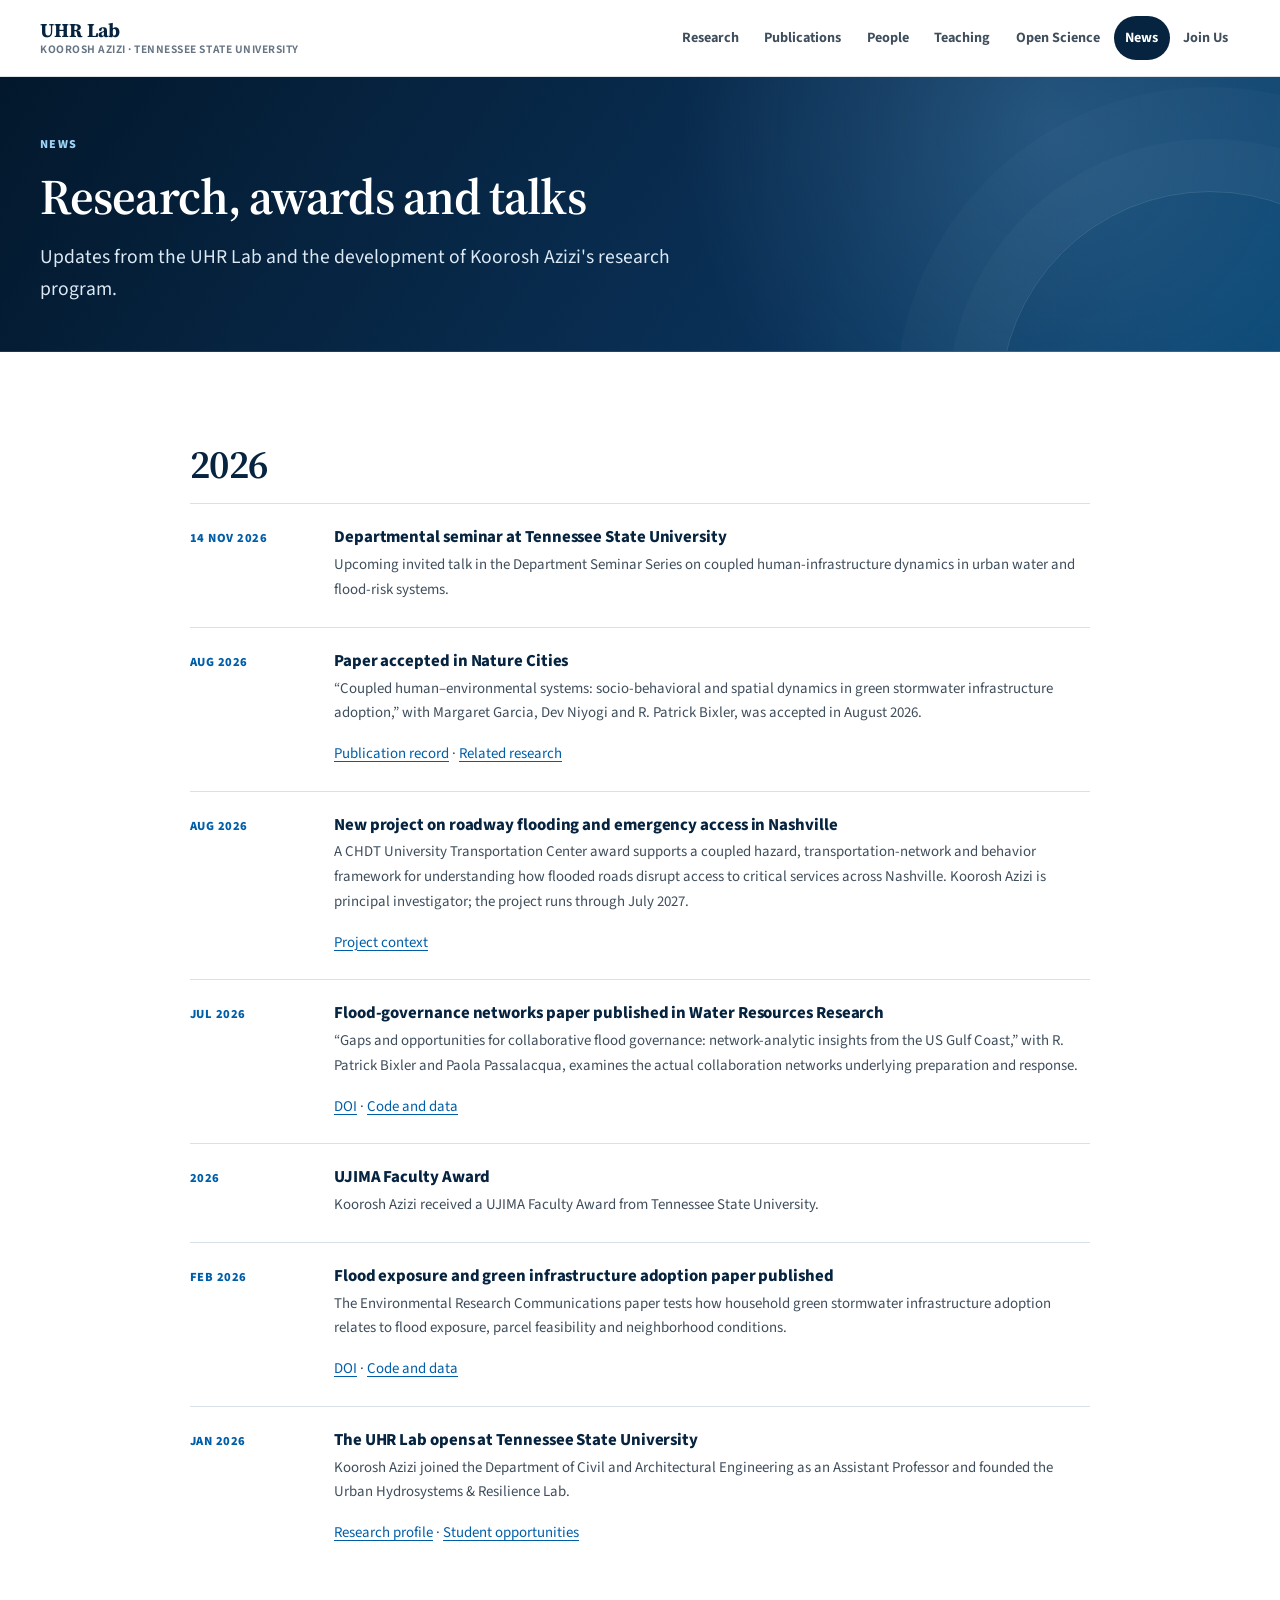
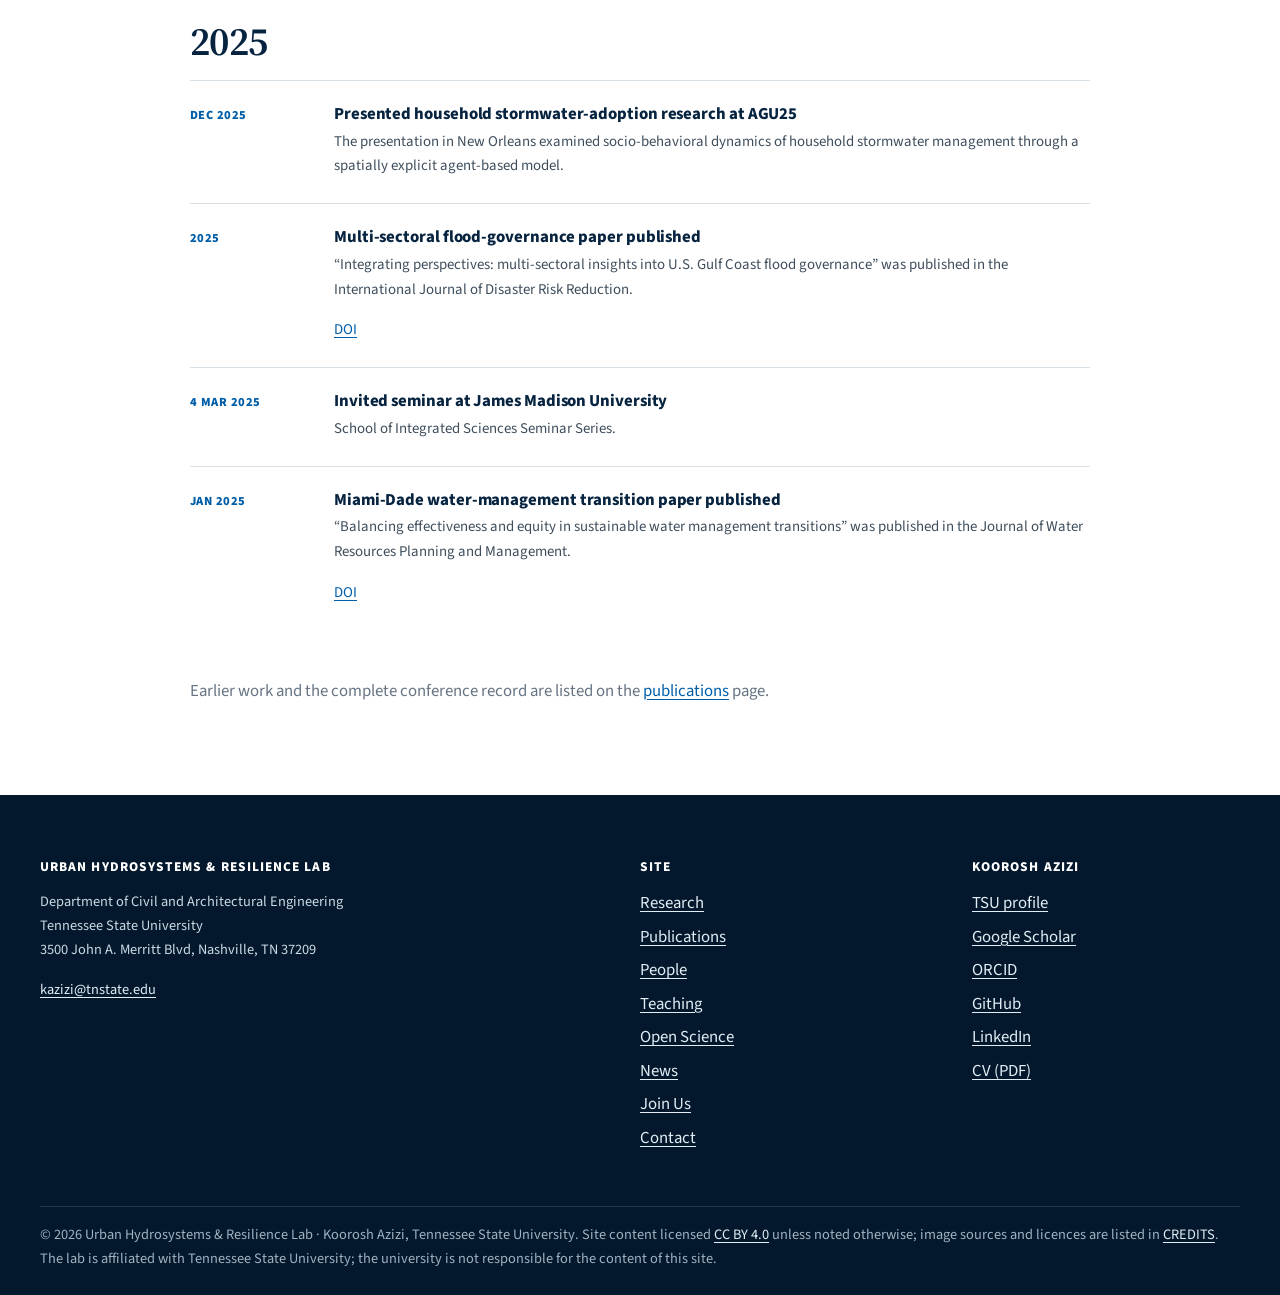
<file: news.html>
<!DOCTYPE html>
<html lang="en" class="no-js">
<head>
<meta charset="utf-8">
<meta name="viewport" content="width=device-width, initial-scale=1">
<title>News | Urban Hydrosystems &amp; Resilience Lab, Tennessee State University</title>
<meta name="description" content="Publications, projects, awards and talks from the Urban Hydrosystems &amp; Resilience Lab at Tennessee State University.">
<link rel="canonical" href="https://koazizi.github.io/news.html">
<meta property="og:type" content="website">
<meta property="og:site_name" content="Urban Hydrosystems &amp; Resilience Lab">
<meta property="og:title" content="News | Urban Hydrosystems &amp; Resilience Lab">
<meta property="og:description" content="Recent publications, projects, awards and talks from the UHR Lab.">
<meta property="og:url" content="https://koazizi.github.io/news.html">
<meta property="og:image" content="https://koazizi.github.io/assets/og/og-default.png">
<meta name="twitter:card" content="summary_large_image">
<link rel="icon" href="/favicon.svg" type="image/svg+xml">
<link rel="alternate icon" href="/favicon.ico">
<link rel="apple-touch-icon" href="/apple-touch-icon.png">
<link rel="preload" href="assets/fonts/SourceSerif4-var.woff2" as="font" type="font/woff2" crossorigin>
<link rel="preload" href="assets/fonts/SourceSans3-var.woff2" as="font" type="font/woff2" crossorigin>
<link rel="stylesheet" href="assets/css/site.css">
<link rel="stylesheet" href="assets/css/refinement.css">
<script type="application/ld+json">{"@context":"https://schema.org","@type":"BreadcrumbList","itemListElement":[{"@type":"ListItem","position":1,"name":"Home","item":"https://koazizi.github.io/"},{"@type":"ListItem","position":2,"name":"News","item":"https://koazizi.github.io/news.html"}]}</script>
</head>
<body>
<a class="skip-link" href="#main">Skip to main content</a>
<header class="site-header">
  <div class="wrap site-header__inner">
    <a class="brand" href="index.html"><span class="brand__mark">UHR Lab</span><span class="brand__sub">Koorosh Azizi &middot; Tennessee State University</span></a>
    <button class="nav__toggle" type="button" aria-expanded="false" aria-controls="site-nav" hidden>Menu</button>
    <nav class="nav" id="site-nav" aria-label="Main">
      <ul class="nav__list">
        <li><a class="nav__link" href="research.html">Research</a></li>
        <li><a class="nav__link" href="publications.html">Publications</a></li>
        <li><a class="nav__link" href="people.html">People</a></li>
        <li><a class="nav__link" href="teaching.html">Teaching</a></li>
        <li><a class="nav__link" href="research.html#open-science">Open Science</a></li>
        <li><a class="nav__link" href="news.html" aria-current="page">News</a></li>
        <li><a class="nav__link" href="join.html">Join Us</a></li>
      </ul>
    </nav>
  </div>
</header>

<main id="main">
<div class="page-head">
  <div class="wrap">
    <p class="page-head__eyebrow">News</p>
    <h1>Research, awards and talks</h1>
    <p class="page-head__lede">Updates from the UHR Lab and the development of Koorosh Azizi's research program.</p>
  </div>
</div>

<section class="section">
  <div class="wrap list-width">
    <h2>2026</h2>
    <ul class="news"><li>
        <time datetime="2026-11-14">14 Nov 2026</time>
        <div>
          <h3>Departmental seminar at Tennessee State University</h3>
          <p>Upcoming invited talk in the Department Seminar Series on coupled human-infrastructure dynamics in urban water and flood-risk systems.</p>
        </div>
      </li>
      <li>
        <time datetime="2026-08">Aug 2026</time>
        <div>
          <h3>Paper accepted in <em>Nature Cities</em></h3>
          <p>&ldquo;Coupled human&ndash;environmental systems: socio-behavioral and spatial dynamics in green stormwater infrastructure adoption,&rdquo; with Margaret Garcia, Dev Niyogi and R. Patrick Bixler, was accepted in August 2026.</p>
          <p><a href="publications.html">Publication record</a> &middot; <a href="research.html#theme-stormwater">Related research</a></p>
        </div>
      </li>
      <li>
        <time datetime="2026-08">Aug 2026</time>
        <div>
          <h3>New project on roadway flooding and emergency access in Nashville</h3>
          <p>A CHDT University Transportation Center award supports a coupled hazard, transportation-network and behavior framework for understanding how flooded roads disrupt access to critical services across Nashville. Koorosh Azizi is principal investigator; the project runs through July 2027.</p>
          <p><a href="research.html#theme-flood">Project context</a></p>
        </div>
      </li>
      <li>
        <time datetime="2026-07">Jul 2026</time>
        <div>
          <h3>Flood-governance networks paper published in <em>Water Resources Research</em></h3>
          <p>&ldquo;Gaps and opportunities for collaborative flood governance: network-analytic insights from the US Gulf Coast,&rdquo; with R. Patrick Bixler and Paola Passalacqua, examines the actual collaboration networks underlying preparation and response.</p>
          <p><a href="https://doi.org/10.1029/2025WR041974" rel="noopener">DOI</a> &middot; <a href="https://github.com/Koazizi/Flood-Governance-Networks" rel="noopener">Code and data</a></p>
        </div>
      </li>
      <li>
        <time datetime="2026">2026</time>
        <div>
          <h3>UJIMA Faculty Award</h3>
          <p>Koorosh Azizi received a UJIMA Faculty Award from Tennessee State University.</p>
        </div>
      </li>
      <li>
        <time datetime="2026-02">Feb 2026</time>
        <div>
          <h3>Flood exposure and green infrastructure adoption paper published</h3>
          <p>The <em>Environmental Research Communications</em> paper tests how household green stormwater infrastructure adoption relates to flood exposure, parcel feasibility and neighborhood conditions.</p>
          <p><a href="https://doi.org/10.1088/2515-7620/ae3ff0" rel="noopener">DOI</a> &middot; <a href="https://github.com/Koazizi/Flood-Exposure-and-GSI-Adoption" rel="noopener">Code and data</a></p>
        </div>
      </li>
      <li>
        <time datetime="2026-01">Jan 2026</time>
        <div>
          <h3>The UHR Lab opens at Tennessee State University</h3>
          <p>Koorosh Azizi joined the Department of Civil and Architectural Engineering as an Assistant Professor and founded the Urban Hydrosystems &amp; Resilience Lab.</p>
          <p><a href="people.html">Research profile</a> &middot; <a href="join.html">Student opportunities</a></p>
        </div>
      </li>
    </ul>

    <h2 class="mt-7">2025</h2>
    <ul class="news">
      <li>
        <time datetime="2025-12">Dec 2025</time>
        <div>
          <h3>Presented household stormwater-adoption research at AGU25</h3>
          <p>The presentation in New Orleans examined socio-behavioral dynamics of household stormwater management through a spatially explicit agent-based model.</p>
        </div>
      </li>
      
      <li>
        <time datetime="2025">2025</time>
        <div>
          <h3>Multi-sectoral flood-governance paper published</h3>
          <p>&ldquo;Integrating perspectives: multi-sectoral insights into U.S. Gulf Coast flood governance&rdquo; was published in the <em>International Journal of Disaster Risk Reduction</em>.</p>
          <p><a href="https://doi.org/10.1016/j.ijdrr.2025.105662" rel="noopener">DOI</a></p>
        </div>
      </li>
      <li>
        <time datetime="2025-03-04">4 Mar 2025</time>
        <div><h3>Invited seminar at James Madison University</h3><p>School of Integrated Sciences Seminar Series.</p></div>
      </li>
      <li>
        <time datetime="2025-01">Jan 2025</time>
        <div>
          <h3>Miami-Dade water-management transition paper published</h3>
          <p>&ldquo;Balancing effectiveness and equity in sustainable water management transitions&rdquo; was published in the <em>Journal of Water Resources Planning and Management</em>.</p>
          <p><a href="https://doi.org/10.1061/JWRMD5.WRENG-6523" rel="noopener">DOI</a></p>
        </div>
      </li>
    </ul>

    <p class="mt-7 muted">Earlier work and the complete conference record are listed on the <a href="publications.html">publications</a> page.</p>
  </div>
</section>
</main>

<footer class="site-footer"><div class="wrap"><div class="site-footer__grid"><div><h2>Urban Hydrosystems &amp; Resilience Lab</h2><p>Department of Civil and Architectural Engineering<br>Tennessee State University<br>3500 John A. Merritt Blvd, Nashville, TN 37209</p><p><a href="mailto:kazizi@tnstate.edu">kazizi@tnstate.edu</a></p></div><div><h2>Site</h2><ul><li><a href="research.html">Research</a></li><li><a href="publications.html">Publications</a></li><li><a href="people.html">People</a></li><li><a href="teaching.html">Teaching</a></li><li><a href="research.html#open-science">Open Science</a></li><li><a href="news.html">News</a></li><li><a href="join.html">Join Us</a></li><li><a href="contact.html">Contact</a></li></ul></div><div><h2>Koorosh Azizi</h2><ul><li><a href="https://www.tnstate.edu/cae/azizi.aspx" rel="noopener">TSU profile</a></li><li><a href="https://scholar.google.com/citations?user=MXlzhmcAAAAJ&amp;hl=en" rel="noopener">Google Scholar</a></li><li><a href="https://orcid.org/0000-0002-0786-7323" rel="noopener">ORCID</a></li><li><a href="https://github.com/Koazizi" rel="noopener">GitHub</a></li><li><a href="https://www.linkedin.com/in/koorosh-azizi-058367b2/" rel="noopener">LinkedIn</a></li><li><a href="assets/cv/Koorosh_Azizi_CV_August_2026.pdf">CV (PDF)</a></li></ul></div></div><div class="site-footer__legal"><p>&copy; 2026 Urban Hydrosystems &amp; Resilience Lab &middot; Koorosh Azizi, Tennessee State University. Site content licensed <a href="https://creativecommons.org/licenses/by/4.0/" rel="noopener license">CC BY 4.0</a> unless noted otherwise; image sources and licences are listed in <a href="assets/img/CREDITS.md">CREDITS</a>. The lab is affiliated with Tennessee State University; the university is not responsible for the content of this site.</p></div></div></footer>
<script src="assets/js/nav.js" defer></script>
</body>
</html>
</file>
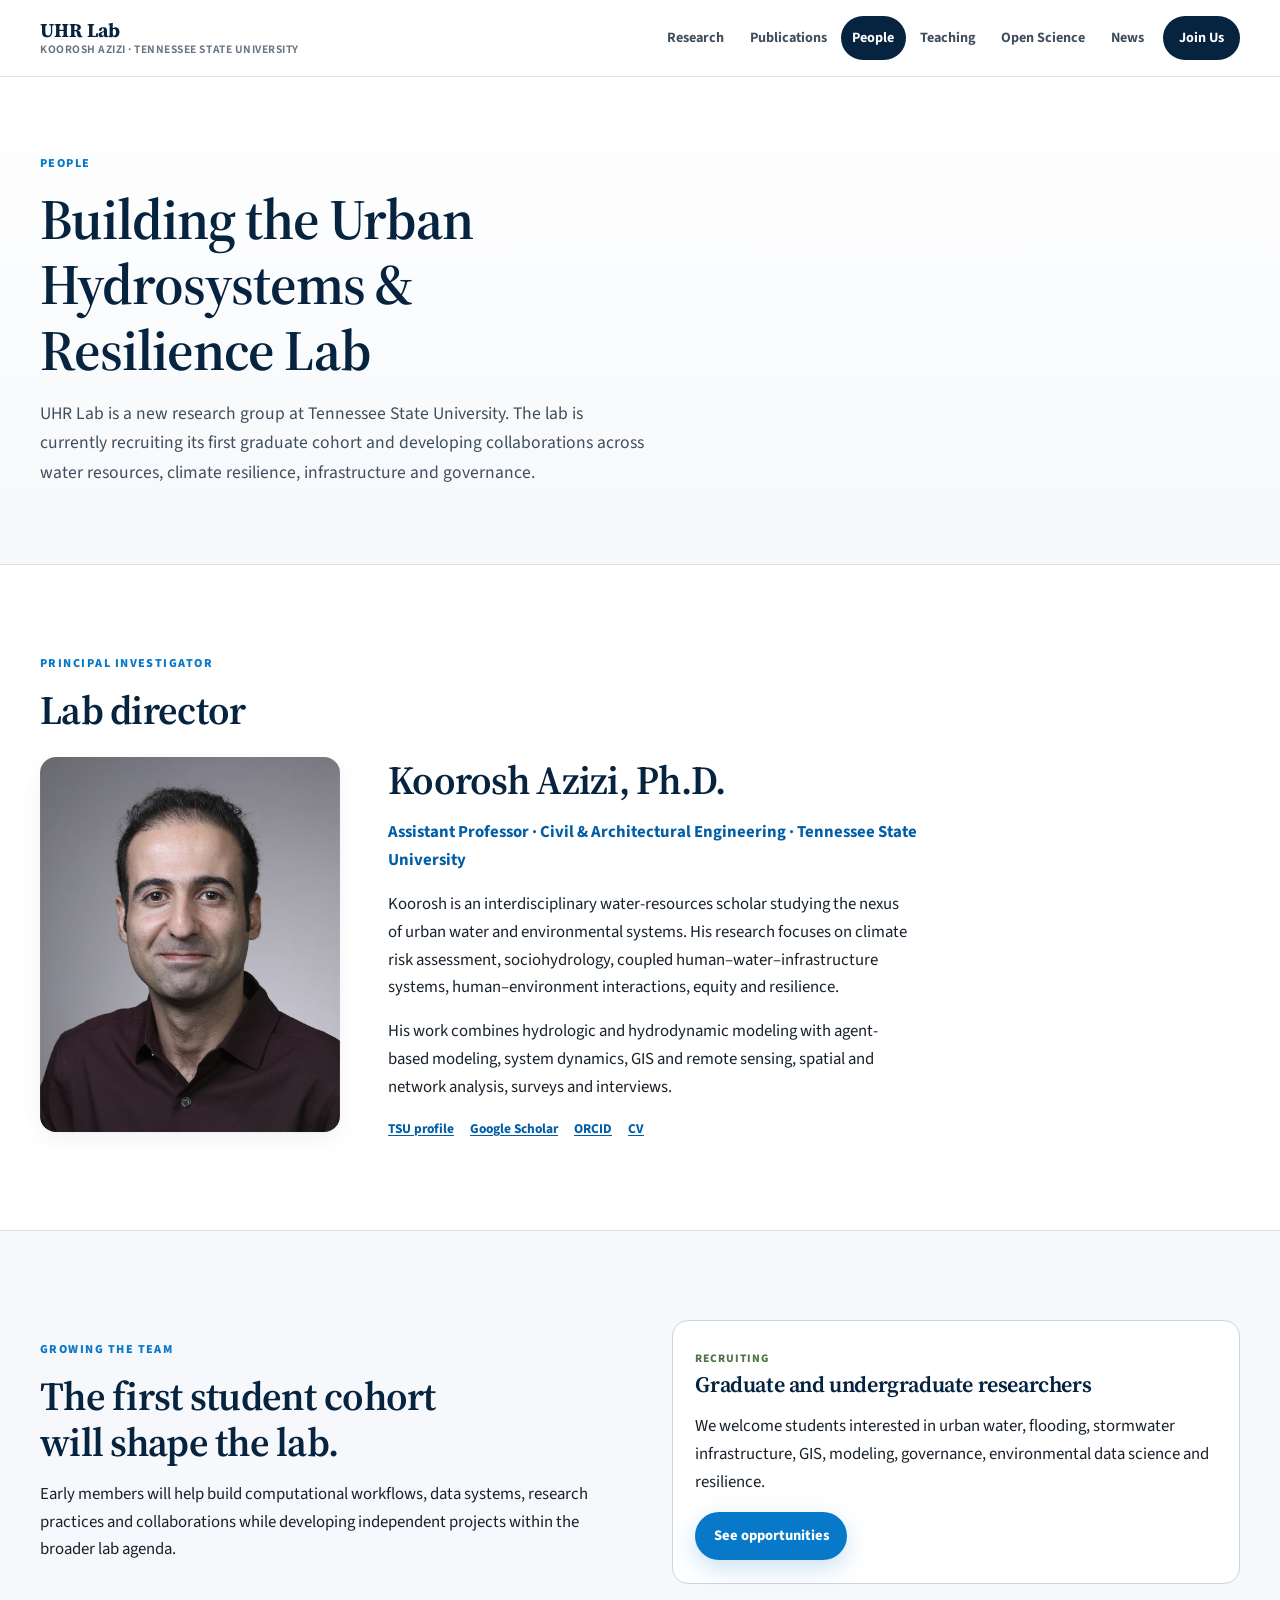
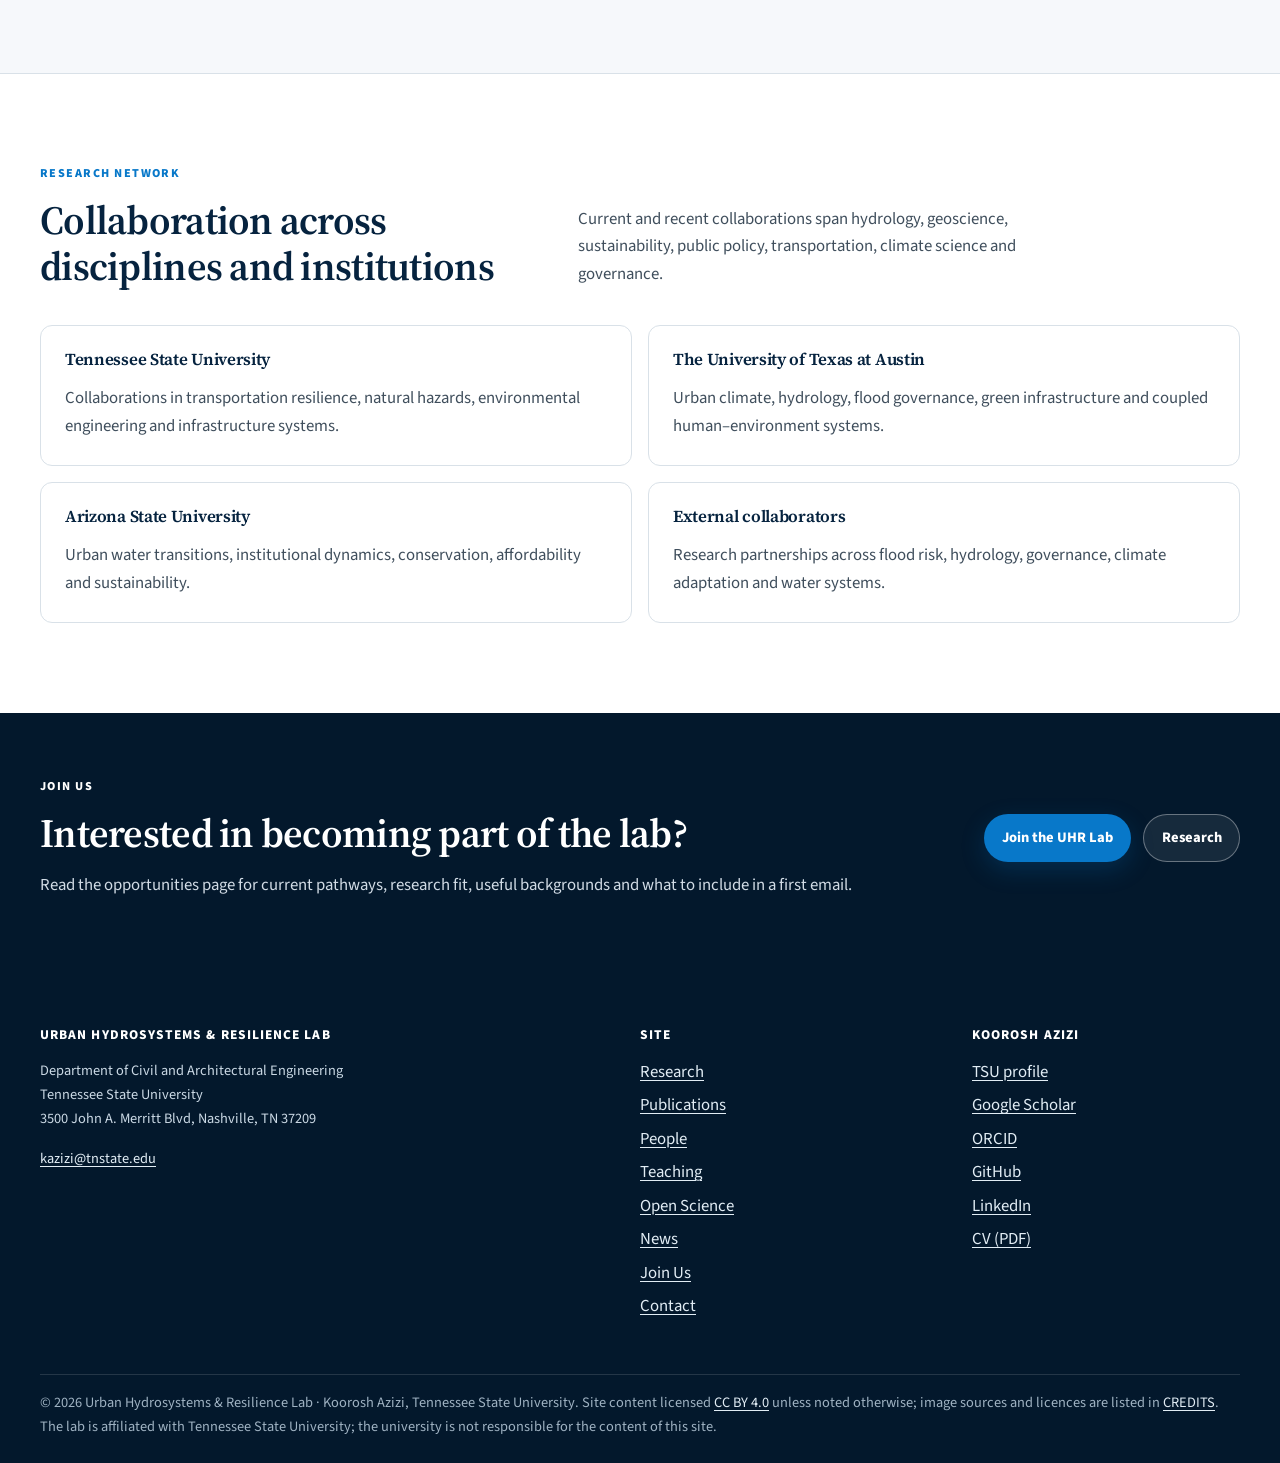
<file: people.html>
<!DOCTYPE html>
<html class="no-js" lang="en">
<head>
<meta charset="utf-8"><meta name="viewport" content="width=device-width, initial-scale=1">
<title>Koorosh Azizi, Ph.D. &mdash; Assistant Professor, Tennessee State University | UHR Lab</title>
<meta name="description" content="People in the Urban Hydrosystems & Resilience Lab at Tennessee State University, led by Koorosh Azizi, Ph.D., Assistant Professor of Civil and Architectural Engineering.">
<link rel="canonical" href="https://koazizi.github.io/people.html"><meta name="robots" content="index,follow,max-image-preview:large"><meta property="og:type" content="website"><meta property="og:site_name" content="Urban Hydrosystems &amp; Resilience Lab"><meta property="og:title" content="Koorosh Azizi, Ph.D. &mdash; Assistant Professor, Tennessee State University | UHR Lab"><meta property="og:description" content="Meet the people building the UHR Lab at Tennessee State University."><meta property="og:url" content="https://koazizi.github.io/people.html"><meta property="og:image" content="https://koazizi.github.io/assets/og/og-about.png"><meta name="twitter:card" content="summary_large_image">
<link rel="icon" href="/favicon.svg" type="image/svg+xml"><link rel="alternate icon" href="/favicon.ico"><link rel="apple-touch-icon" href="/apple-touch-icon.png"><link rel="preload" href="assets/fonts/SourceSerif4-var.woff2" as="font" type="font/woff2" crossorigin><link rel="preload" href="assets/fonts/SourceSans3-var.woff2" as="font" type="font/woff2" crossorigin><link rel="stylesheet" href="assets/css/site.css"><link rel="stylesheet" href="assets/css/refinement.css?v=20260813e"><link rel="stylesheet" href="assets/css/lab-v2.css?v=20260813">
<script type="application/ld+json">{"@context":"https://schema.org","@graph":[{"@type":"ResearchOrganization","@id":"https://koazizi.github.io/#lab","name":"Urban Hydrosystems & Resilience Lab","url":"https://koazizi.github.io/","founder":{"@id":"https://koazizi.github.io/#pi"}},{"@type":"Person","@id":"https://koazizi.github.io/#pi","name":"Koorosh Azizi","honorificSuffix":"Ph.D.","jobTitle":"Assistant Professor of Civil and Architectural Engineering","url":"https://koazizi.github.io/people.html","image":"https://koazizi.github.io/assets/img/azizi-portrait.jpg","sameAs":["https://www.tnstate.edu/cae/azizi.aspx","https://scholar.google.com/citations?user=MXlzhmcAAAAJ&hl=en","https://orcid.org/0000-0002-0786-7323"]}]}</script>
<script type="application/ld+json">
{"@context":"https://schema.org","@type":"ProfilePage","dateModified":"2026-08-13","mainEntity":{"@type":"Person","@id":"https://koazizi.github.io/#person","name":"Koorosh Azizi","givenName":"Koorosh","familyName":"Azizi","honorificSuffix":"Ph.D.","jobTitle":"Assistant Professor of Civil and Architectural Engineering","description":"Assistant Professor at Tennessee State University and director of the Urban Hydrosystems & Resilience Lab. Research on urban flooding, water affordability, green stormwater infrastructure and water governance.","email":"mailto:kazizi@tnstate.edu","telephone":"+1-615-963-1867","image":"https://koazizi.github.io/assets/img/azizi-portrait.jpg","url":"https://koazizi.github.io/people.html","workLocation":{"@type":"Place","name":"Tennessee State University","address":{"@type":"PostalAddress","addressLocality":"Nashville","addressRegion":"TN","addressCountry":"US"}},"worksFor":{"@type":"ResearchOrganization","@id":"https://koazizi.github.io/#lab","name":"Urban Hydrosystems & Resilience Lab","url":"https://koazizi.github.io/"},"alumniOf":[{"@type":"CollegeOrUniversity","name":"The University of Memphis"},{"@type":"CollegeOrUniversity","name":"Shahid Beheshti University"},{"@type":"CollegeOrUniversity","name":"Isfahan University of Technology"}],"knowsAbout":["Urban water systems","Urban flooding","Socio-hydrology","Water affordability","Green stormwater infrastructure","Flood governance","Hydraulic engineering","Coupled human-water systems"],"identifier":"https://orcid.org/0000-0002-0786-7323","sameAs":["https://orcid.org/0000-0002-0786-7323","https://scholar.google.com/citations?user=MXlzhmcAAAAJ&hl=en","https://github.com/Koazizi","https://www.tnstate.edu/cae/azizi.aspx","https://www.linkedin.com/in/koorosh-azizi-058367b2/","https://www.researchgate.net/profile/Koorosh-Azizi"]}}
</script>
</head>
<body class="page-people page-lab-v2">
<a class="skip-link" href="#main">Skip to main content</a>
<header class="site-header"><div class="wrap site-header__inner"><a class="brand" href="index.html"><span class="brand__mark">UHR Lab</span><span class="brand__sub">Koorosh Azizi &middot; Tennessee State University</span></a><button class="nav__toggle" type="button" aria-expanded="false" aria-controls="site-nav" hidden>Menu</button><nav class="nav" id="site-nav" aria-label="Main"><ul class="nav__list"><li><a class="nav__link" href="research.html">Research</a></li><li><a class="nav__link" href="publications.html">Publications</a></li><li><a class="nav__link" href="people.html" aria-current="page">People</a></li><li><a class="nav__link" href="teaching.html">Teaching</a></li><li><a class="nav__link" href="research.html#open-science">Open Science</a></li><li><a class="nav__link" href="news.html">News</a></li><li><a class="nav__link nav__link--cta" href="join.html">Join Us</a></li></ul></nav></div></header>
<main id="main">
<div class="lab-page-head"><div class="wrap"><p class="eyebrow">People</p><h1>Building the Urban Hydrosystems &amp; Resilience Lab</h1><p>UHR Lab is a new research group at Tennessee State University. The lab is currently recruiting its first graduate cohort and developing collaborations across water resources, climate resilience, infrastructure and governance.</p></div></div>
<section class="section"><div class="wrap"><div class="people-group-head"><p class="eyebrow">Principal Investigator</p><h2>Lab director</h2></div><article class="pi-card"><div class="pi-card__portrait"><img src="assets/img/azizi-portrait.jpg" width="900" height="1125" alt="Portrait of Koorosh Azizi." decoding="async"></div><div class="pi-card__copy"><h2>Koorosh Azizi, Ph.D.</h2><p class="pi-card__role">Assistant Professor · Civil &amp; Architectural Engineering · Tennessee State University</p><p>Koorosh is an interdisciplinary water-resources scholar studying the nexus of urban water and environmental systems. His research focuses on climate risk assessment, sociohydrology, coupled human–water–infrastructure systems, human–environment interactions, equity and resilience.</p><p>His work combines hydrologic and hydrodynamic modeling with agent-based modeling, system dynamics, GIS and remote sensing, spatial and network analysis, surveys and interviews.</p><div class="pi-card__links"><a href="https://www.tnstate.edu/cae/azizi.aspx" rel="noopener">TSU profile</a><a href="https://scholar.google.com/citations?user=MXlzhmcAAAAJ&amp;hl=en" rel="noopener">Google Scholar</a><a href="https://orcid.org/0000-0002-0786-7323" rel="noopener">ORCID</a><a href="assets/cv/Koorosh_Azizi_CV_August_2026.pdf">CV</a></div></div></article></div></section>
<section class="section section--tint"><div class="wrap people-growing"><div><p class="eyebrow">Growing the team</p><h2>The first student cohort will shape the lab.</h2><p>Early members will help build computational workflows, data systems, research practices and collaborations while developing independent projects within the broader lab agenda.</p></div><div class="people-opening-card"><span>Recruiting</span><h3>Graduate and undergraduate researchers</h3><p>We welcome students interested in urban water, flooding, stormwater infrastructure, GIS, modeling, governance, environmental data science and resilience.</p><a class="btn btn--primary" href="join.html">See opportunities</a></div></div></section>
<section class="section"><div class="wrap"><div class="lab-section-head"><div><p class="eyebrow">Research network</p><h2>Collaboration across disciplines and institutions</h2></div><p>Current and recent collaborations span hydrology, geoscience, sustainability, public policy, transportation, climate science and governance.</p></div><div class="collab-grid"><article><h3>Tennessee State University</h3><p>Collaborations in transportation resilience, natural hazards, environmental engineering and infrastructure systems.</p></article><article><h3>The University of Texas at Austin</h3><p>Urban climate, hydrology, flood governance, green infrastructure and coupled human–environment systems.</p></article><article><h3>Arizona State University</h3><p>Urban water transitions, institutional dynamics, conservation, affordability and sustainability.</p></article><article><h3>External collaborators</h3><p>Research partnerships across flood risk, hydrology, governance, climate adaptation and water systems.</p></article></div></div></section>
<section class="lab-join-band"><div class="wrap lab-join-band__grid"><div><p class="eyebrow">Join us</p><h2>Interested in becoming part of the lab?</h2><p>Read the opportunities page for current pathways, research fit, useful backgrounds and what to include in a first email.</p></div><div class="lab-join-band__actions"><a class="btn btn--primary" href="join.html">Join the UHR Lab</a><a class="btn btn--ghost" href="research.html">Research</a></div></div></section>
</main>
<footer class="site-footer"><div class="wrap"><div class="site-footer__grid"><div><h2>Urban Hydrosystems &amp; Resilience Lab</h2><p>Department of Civil and Architectural Engineering<br>Tennessee State University<br>3500 John A. Merritt Blvd, Nashville, TN 37209</p><p><a href="mailto:kazizi@tnstate.edu">kazizi@tnstate.edu</a></p></div><div><h2>Site</h2><ul><li><a href="research.html">Research</a></li><li><a href="publications.html">Publications</a></li><li><a href="people.html">People</a></li><li><a href="teaching.html">Teaching</a></li><li><a href="research.html#open-science">Open Science</a></li><li><a href="news.html">News</a></li><li><a href="join.html">Join Us</a></li><li><a href="contact.html">Contact</a></li></ul></div><div><h2>Koorosh Azizi</h2><ul><li><a href="https://www.tnstate.edu/cae/azizi.aspx" rel="noopener">TSU profile</a></li><li><a href="https://scholar.google.com/citations?user=MXlzhmcAAAAJ&amp;hl=en" rel="noopener">Google Scholar</a></li><li><a href="https://orcid.org/0000-0002-0786-7323" rel="noopener">ORCID</a></li><li><a href="https://github.com/Koazizi" rel="noopener">GitHub</a></li><li><a href="https://www.linkedin.com/in/koorosh-azizi-058367b2/" rel="noopener">LinkedIn</a></li><li><a href="assets/cv/Koorosh_Azizi_CV_August_2026.pdf">CV (PDF)</a></li></ul></div></div><div class="site-footer__legal"><p>&copy; 2026 Urban Hydrosystems &amp; Resilience Lab &middot; Koorosh Azizi, Tennessee State University. Site content licensed <a href="https://creativecommons.org/licenses/by/4.0/" rel="noopener license">CC BY 4.0</a> unless noted otherwise; image sources and licences are listed in <a href="assets/img/CREDITS.md">CREDITS</a>. The lab is affiliated with Tennessee State University; the university is not responsible for the content of this site.</p></div></div></footer><script src="assets/js/nav.js" defer></script>
</body></html>
</file>
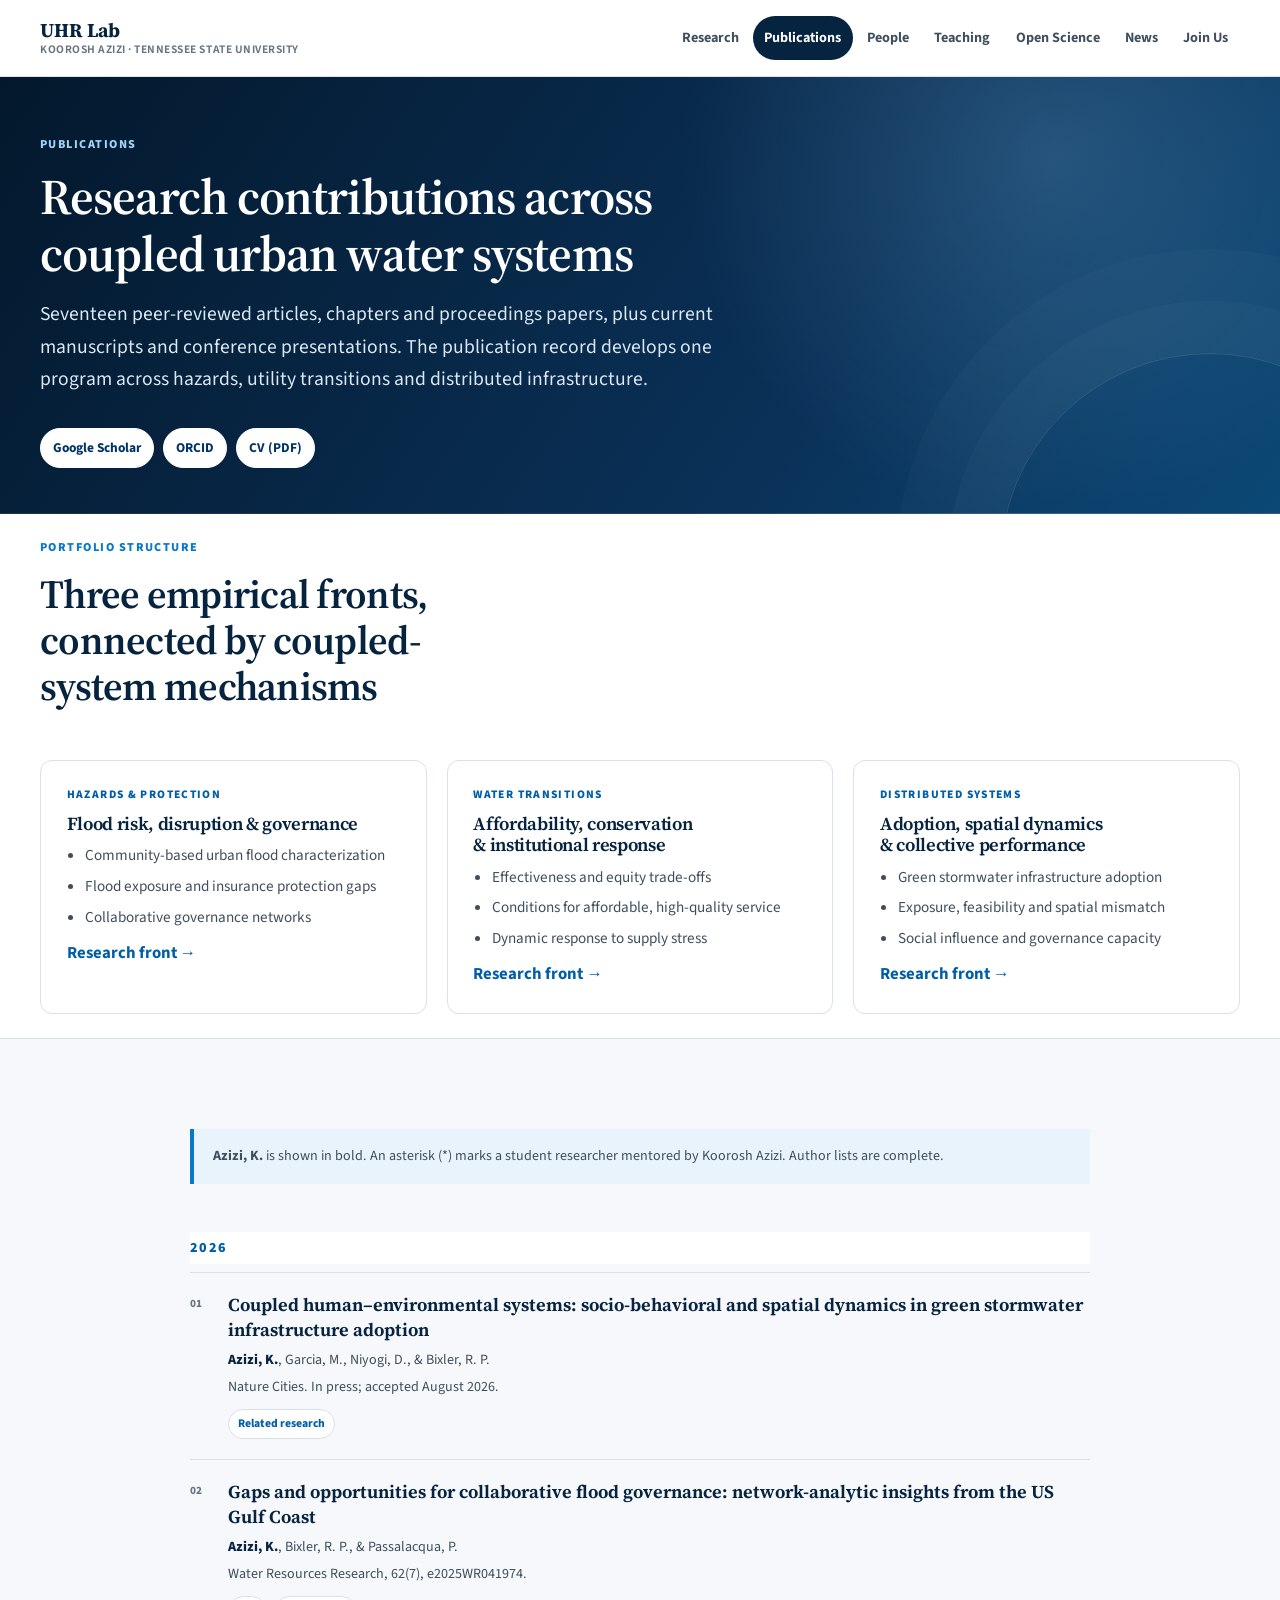
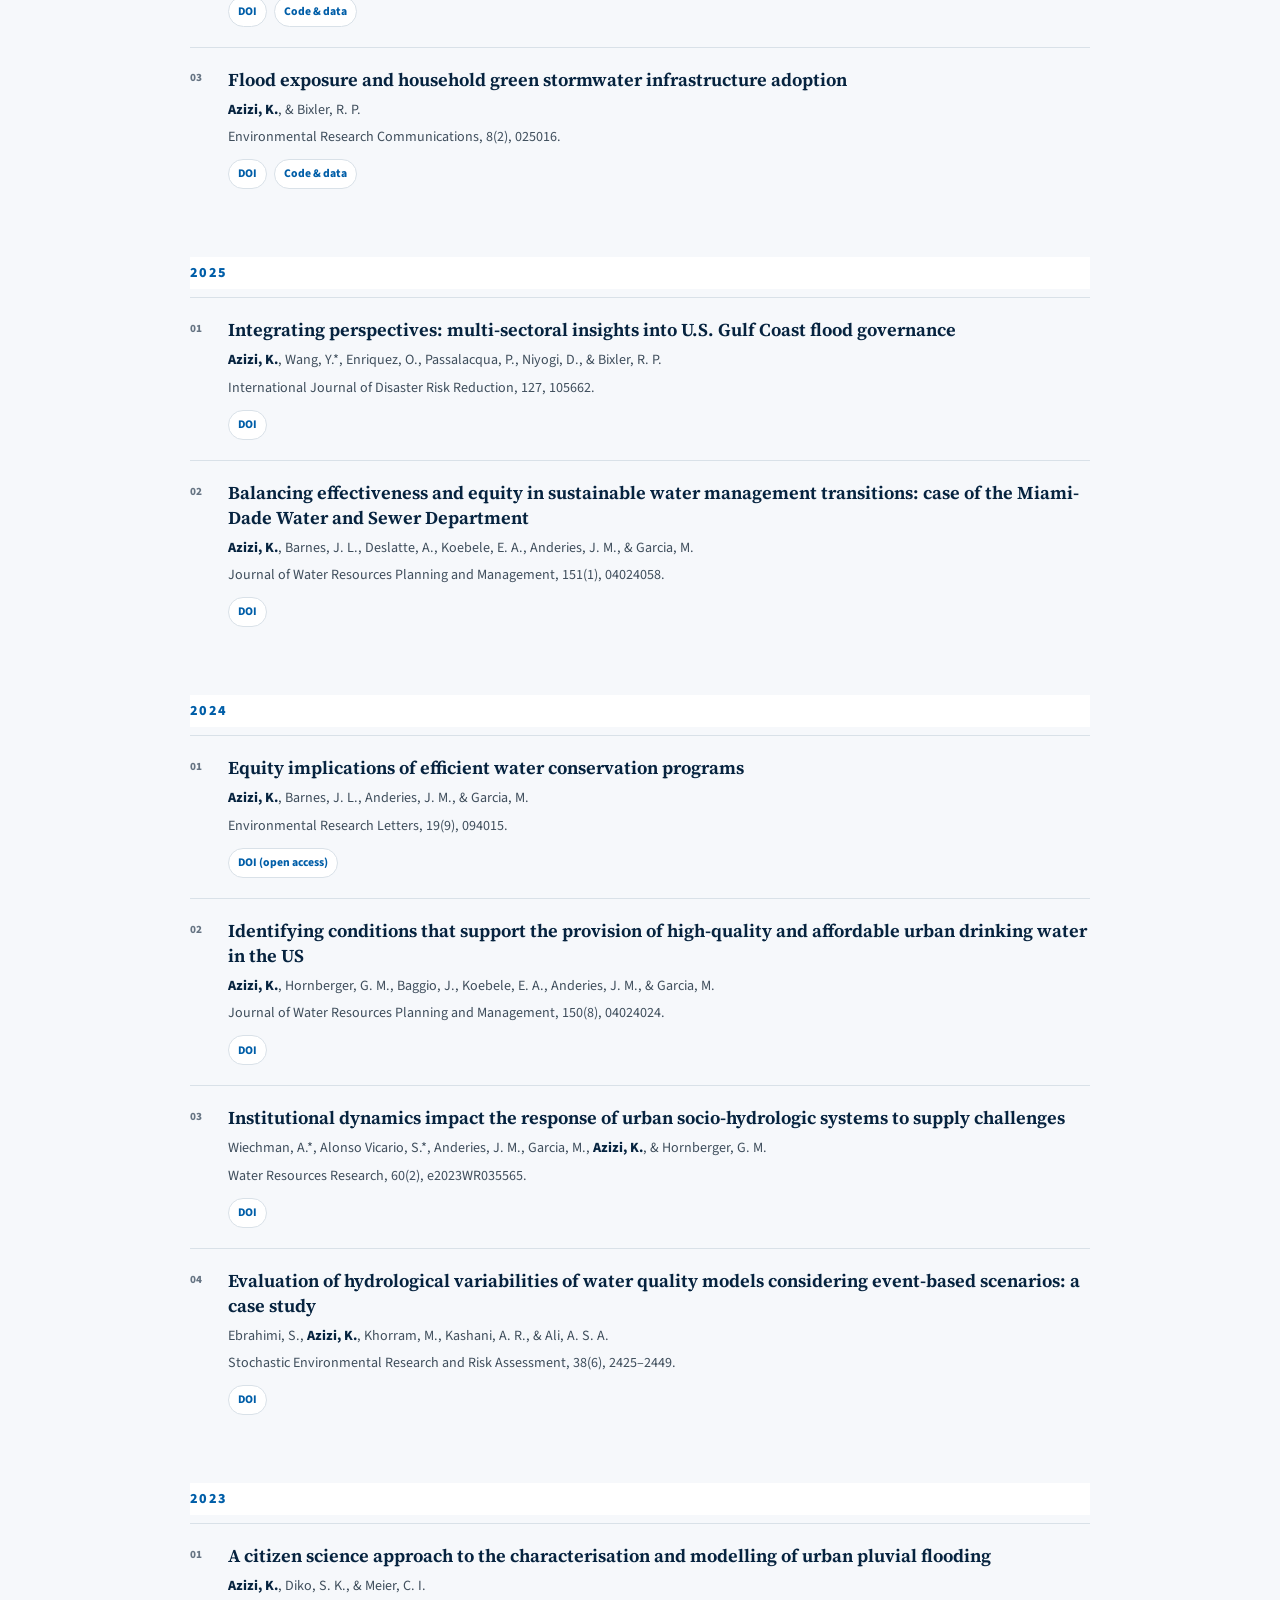
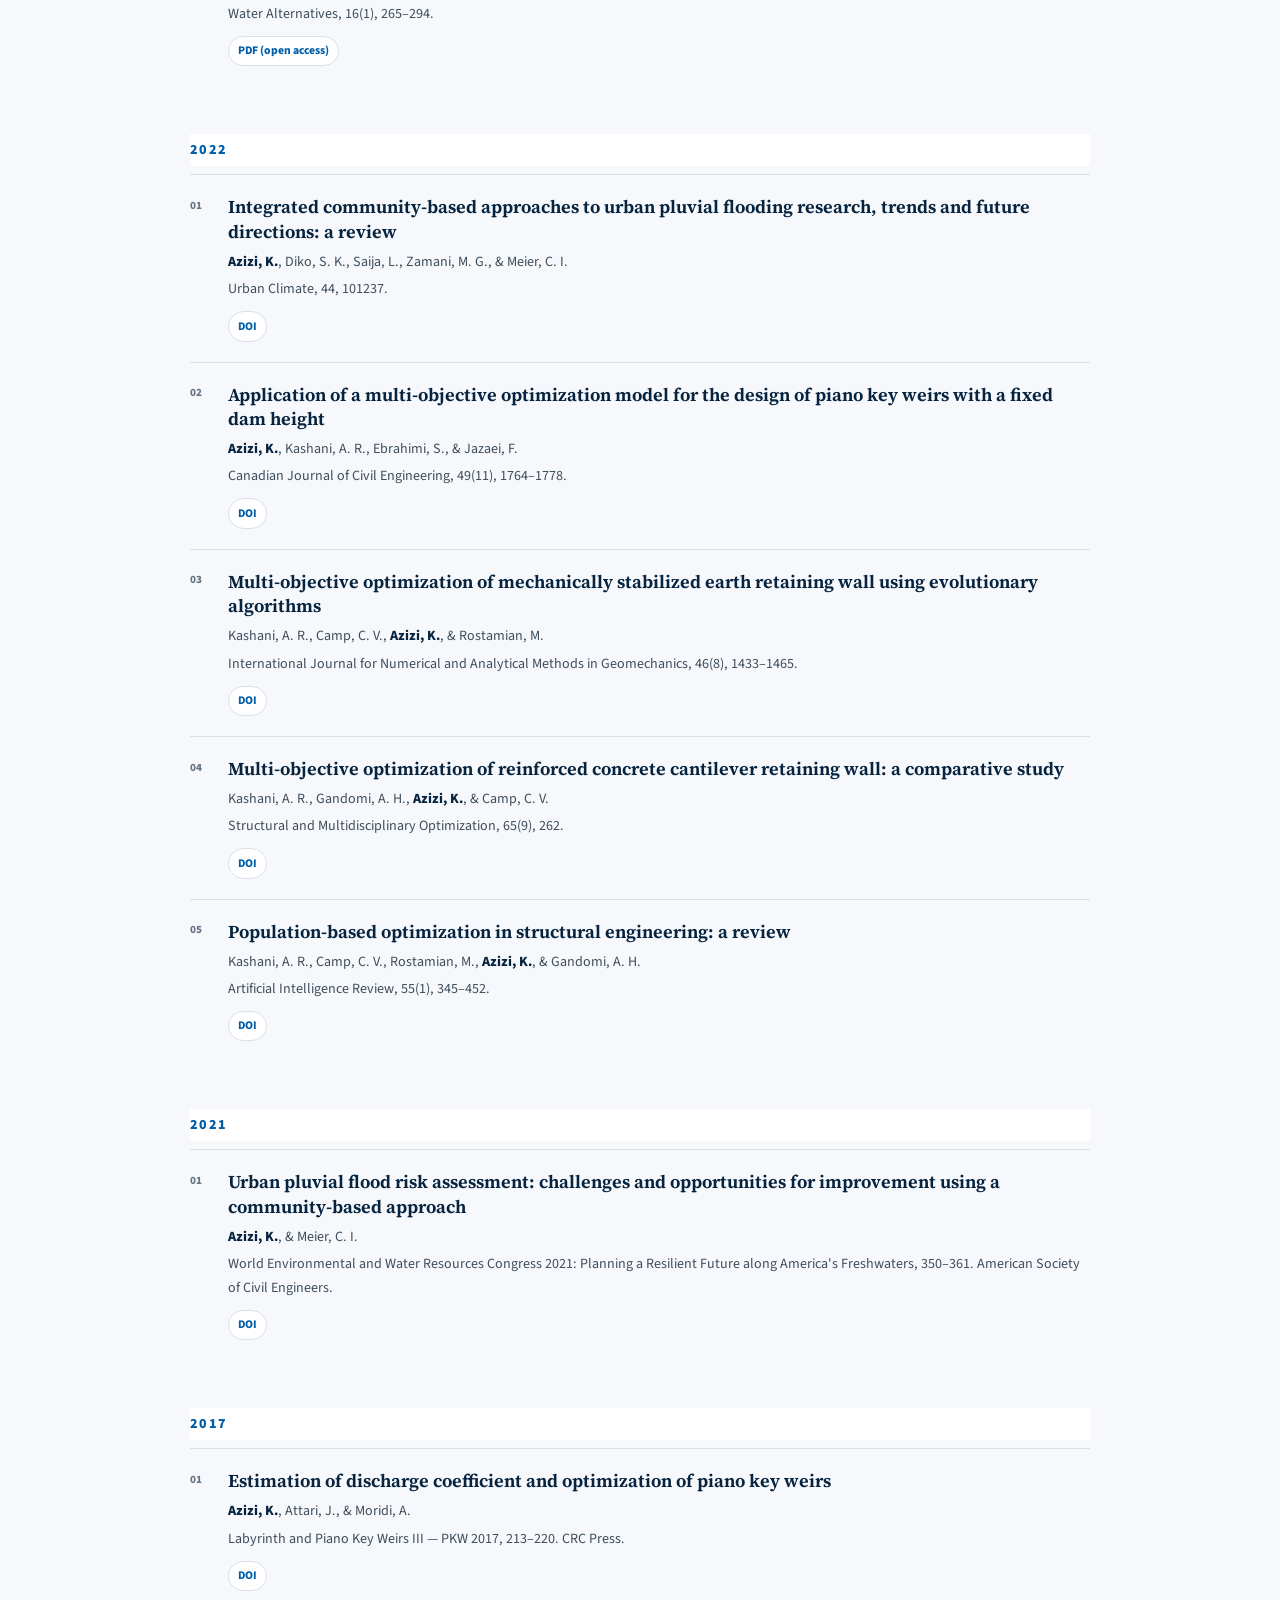
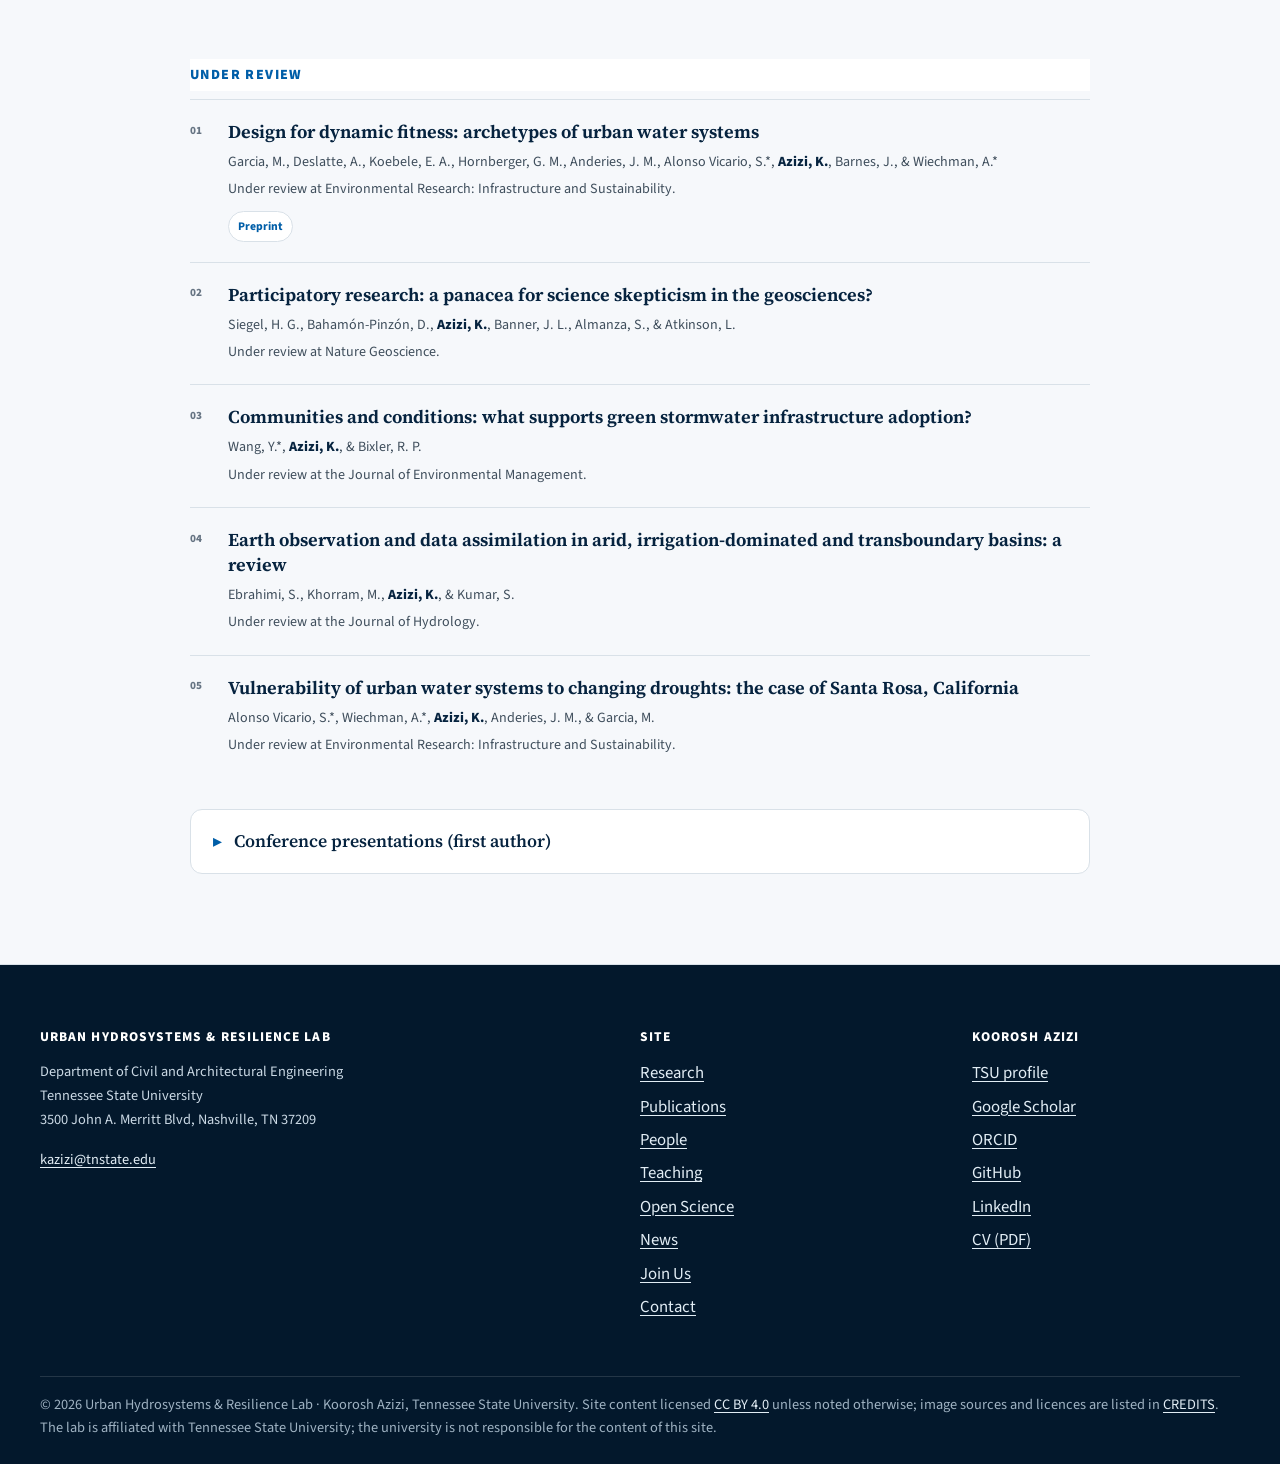
<file: publications.html>
<!DOCTYPE html>
<html lang="en" class="no-js">
<head>
<meta charset="utf-8">
<meta name="viewport" content="width=device-width, initial-scale=1">
<title>Publications &mdash; Koorosh Azizi | Urban Hydrosystems &amp; Resilience Lab</title>
<meta name="description" content="Peer-reviewed publications by Koorosh Azizi on coupled urban water systems, flooding, green stormwater infrastructure, water affordability, utility transitions and network governance.">
<link rel="canonical" href="https://koazizi.github.io/publications.html">
<meta property="og:type" content="website">
<meta property="og:site_name" content="Urban Hydrosystems &amp; Resilience Lab">
<meta property="og:title" content="Publications &mdash; Koorosh Azizi | Urban Hydrosystems &amp; Resilience Lab">
<meta property="og:description" content="Research on hazards, urban water-system transitions, distributed infrastructure, governance and equity.">
<meta property="og:url" content="https://koazizi.github.io/publications.html">
<meta property="og:image" content="https://koazizi.github.io/assets/og/og-default.png">
<meta name="twitter:card" content="summary_large_image">
<link rel="icon" href="/favicon.svg" type="image/svg+xml">
<link rel="alternate icon" href="/favicon.ico">
<link rel="apple-touch-icon" href="/apple-touch-icon.png">
<link rel="preload" href="assets/fonts/SourceSerif4-var.woff2" as="font" type="font/woff2" crossorigin>
<link rel="preload" href="assets/fonts/SourceSans3-var.woff2" as="font" type="font/woff2" crossorigin>
<link rel="stylesheet" href="assets/css/site.css">
<link rel="stylesheet" href="assets/css/refinement.css">
<script type="application/ld+json">{"@context":"https://schema.org","@type":"BreadcrumbList","itemListElement":[{"@type":"ListItem","position":1,"name":"Home","item":"https://koazizi.github.io/"},{"@type":"ListItem","position":2,"name":"Publications","item":"https://koazizi.github.io/publications.html"}]}</script>
</head>
<body>
<a class="skip-link" href="#main">Skip to main content</a>
<header class="site-header">
  <div class="wrap site-header__inner">
    <a class="brand" href="index.html"><span class="brand__mark">UHR Lab</span><span class="brand__sub">Koorosh Azizi &middot; Tennessee State University</span></a>
    <button class="nav__toggle" type="button" aria-expanded="false" aria-controls="site-nav" hidden>Menu</button>
    <nav class="nav" id="site-nav" aria-label="Main">
      <ul class="nav__list">
        <li><a class="nav__link" href="research.html">Research</a></li>
        <li><a class="nav__link" href="publications.html" aria-current="page">Publications</a></li>
        <li><a class="nav__link" href="people.html">People</a></li>
        <li><a class="nav__link" href="teaching.html">Teaching</a></li>
        <li><a class="nav__link" href="research.html#open-science">Open Science</a></li>
        <li><a class="nav__link" href="news.html">News</a></li>
        <li><a class="nav__link" href="join.html">Join Us</a></li>
      </ul>
    </nav>
  </div>
</header>

<main id="main">
<div class="page-head">
  <div class="wrap">
    <p class="page-head__eyebrow">Publications</p>
    <h1>Research contributions across coupled urban water systems</h1>
    <p class="page-head__lede">Seventeen peer-reviewed articles, chapters and proceedings papers, plus current manuscripts and conference presentations. The publication record develops one program across hazards, utility transitions and distributed infrastructure.</p>
    <ul class="linkrow mt-6">
      <li><a href="https://scholar.google.com/citations?user=MXlzhmcAAAAJ&amp;hl=en" rel="noopener">Google Scholar</a></li>
      <li><a href="https://orcid.org/0000-0002-0786-7323" rel="noopener">ORCID</a></li>
      <li><a href="assets/cv/Koorosh_Azizi_CV_August_2026.pdf">CV (PDF)</a></li>
    </ul>
  </div>
</div>

<section class="section section--tight">
  <div class="wrap">
    <div class="section-head">
      <p class="eyebrow">Portfolio structure</p>
      <h2>Three empirical fronts, connected by coupled-system mechanisms</h2>
    </div>
    <div class="publication-path-grid">
      <article class="publication-path">
        <span class="publication-path__label">Hazards &amp; protection</span>
        <h3>Flood risk, disruption &amp; governance</h3>
        <ul>
          <li>Community-based urban flood characterization</li>
          <li>Flood exposure and insurance protection gaps</li>
          <li>Collaborative governance networks</li>
        </ul>
        <a class="text-link" href="research.html#theme-flood">Research front &rarr;</a>
      </article>
      <article class="publication-path">
        <span class="publication-path__label">Water transitions</span>
        <h3>Affordability, conservation &amp; institutional response</h3>
        <ul>
          <li>Effectiveness and equity trade-offs</li>
          <li>Conditions for affordable, high-quality service</li>
          <li>Dynamic response to supply stress</li>
        </ul>
        <a class="text-link" href="research.html#theme-water">Research front &rarr;</a>
      </article>
      <article class="publication-path">
        <span class="publication-path__label">Distributed systems</span>
        <h3>Adoption, spatial dynamics &amp; collective performance</h3>
        <ul>
          <li>Green stormwater infrastructure adoption</li>
          <li>Exposure, feasibility and spatial mismatch</li>
          <li>Social influence and governance capacity</li>
        </ul>
        <a class="text-link" href="research.html#theme-stormwater">Research front &rarr;</a>
      </article>
    </div>
  </div>
</section>

<section class="section section--tint">
  <div class="wrap list-width">
    <p class="pub-note"><strong>Azizi, K.</strong> is shown in bold. An asterisk (*) marks a student researcher mentored by Koorosh Azizi. Author lists are complete.</p>

    <h2 class="pub-year">2026</h2>
    <ol class="pub-list">
      <li class="pub">
        <p class="pub__title">Coupled human&ndash;environmental systems: socio-behavioral and spatial dynamics in green stormwater infrastructure adoption</p>
        <p class="pub__authors"><span class="me">Azizi, K.</span>, Garcia, M., Niyogi, D., &amp; Bixler, R. P.</p>
        <p class="pub__venue"><em>Nature Cities</em>. In press; accepted August 2026.</p>
        <div class="pub__links"><a href="research.html#theme-stormwater">Related research</a></div>
      </li>
      <li class="pub">
        <p class="pub__title"><a href="https://doi.org/10.1029/2025WR041974" rel="noopener">Gaps and opportunities for collaborative flood governance: network-analytic insights from the US Gulf Coast</a></p>
        <p class="pub__authors"><span class="me">Azizi, K.</span>, Bixler, R. P., &amp; Passalacqua, P.</p>
        <p class="pub__venue"><em>Water Resources Research</em>, 62(7), e2025WR041974.</p>
        <div class="pub__links"><a href="https://doi.org/10.1029/2025WR041974" rel="noopener">DOI</a><a href="https://github.com/Koazizi/Flood-Governance-Networks" rel="noopener">Code &amp; data</a></div>
      </li>
      <li class="pub">
        <p class="pub__title"><a href="https://doi.org/10.1088/2515-7620/ae3ff0" rel="noopener">Flood exposure and household green stormwater infrastructure adoption</a></p>
        <p class="pub__authors"><span class="me">Azizi, K.</span>, &amp; Bixler, R. P.</p>
        <p class="pub__venue"><em>Environmental Research Communications</em>, 8(2), 025016.</p>
        <div class="pub__links"><a href="https://doi.org/10.1088/2515-7620/ae3ff0" rel="noopener">DOI</a><a href="https://github.com/Koazizi/Flood-Exposure-and-GSI-Adoption" rel="noopener">Code &amp; data</a></div>
      </li>
    </ol>

    <h2 class="pub-year">2025</h2>
    <ol class="pub-list">
      <li class="pub">
        <p class="pub__title"><a href="https://doi.org/10.1016/j.ijdrr.2025.105662" rel="noopener">Integrating perspectives: multi-sectoral insights into U.S. Gulf Coast flood governance</a></p>
        <p class="pub__authors"><span class="me">Azizi, K.</span>, Wang, Y.*, Enriquez, O., Passalacqua, P., Niyogi, D., &amp; Bixler, R. P.</p>
        <p class="pub__venue"><em>International Journal of Disaster Risk Reduction</em>, 127, 105662.</p>
        <div class="pub__links"><a href="https://doi.org/10.1016/j.ijdrr.2025.105662" rel="noopener">DOI</a></div>
      </li>
      <li class="pub">
        <p class="pub__title"><a href="https://doi.org/10.1061/JWRMD5.WRENG-6523" rel="noopener">Balancing effectiveness and equity in sustainable water management transitions: case of the Miami-Dade Water and Sewer Department</a></p>
        <p class="pub__authors"><span class="me">Azizi, K.</span>, Barnes, J. L., Deslatte, A., Koebele, E. A., Anderies, J. M., &amp; Garcia, M.</p>
        <p class="pub__venue"><em>Journal of Water Resources Planning and Management</em>, 151(1), 04024058.</p>
        <div class="pub__links"><a href="https://doi.org/10.1061/JWRMD5.WRENG-6523" rel="noopener">DOI</a></div>
      </li>
    </ol>

    <h2 class="pub-year">2024</h2>
    <ol class="pub-list">
      <li class="pub">
        <p class="pub__title"><a href="https://doi.org/10.1088/1748-9326/ad691a" rel="noopener">Equity implications of efficient water conservation programs</a></p>
        <p class="pub__authors"><span class="me">Azizi, K.</span>, Barnes, J. L., Anderies, J. M., &amp; Garcia, M.</p>
        <p class="pub__venue"><em>Environmental Research Letters</em>, 19(9), 094015.</p>
        <div class="pub__links"><a href="https://doi.org/10.1088/1748-9326/ad691a" rel="noopener">DOI (open access)</a></div>
      </li>
      <li class="pub">
        <p class="pub__title"><a href="https://doi.org/10.1061/JWRMD5.WRENG-6289" rel="noopener">Identifying conditions that support the provision of high-quality and affordable urban drinking water in the US</a></p>
        <p class="pub__authors"><span class="me">Azizi, K.</span>, Hornberger, G. M., Baggio, J., Koebele, E. A., Anderies, J. M., &amp; Garcia, M.</p>
        <p class="pub__venue"><em>Journal of Water Resources Planning and Management</em>, 150(8), 04024024.</p>
        <div class="pub__links"><a href="https://doi.org/10.1061/JWRMD5.WRENG-6289" rel="noopener">DOI</a></div>
      </li>
      <li class="pub">
        <p class="pub__title"><a href="https://doi.org/10.1029/2023WR035565" rel="noopener">Institutional dynamics impact the response of urban socio-hydrologic systems to supply challenges</a></p>
        <p class="pub__authors">Wiechman, A.*, Alonso Vicario, S.*, Anderies, J. M., Garcia, M., <span class="me">Azizi, K.</span>, &amp; Hornberger, G. M.</p>
        <p class="pub__venue"><em>Water Resources Research</em>, 60(2), e2023WR035565.</p>
        <div class="pub__links"><a href="https://doi.org/10.1029/2023WR035565" rel="noopener">DOI</a></div>
      </li>
      <li class="pub">
        <p class="pub__title"><a href="https://doi.org/10.1007/s00477-024-02687-2" rel="noopener">Evaluation of hydrological variabilities of water quality models considering event-based scenarios: a case study</a></p>
        <p class="pub__authors">Ebrahimi, S., <span class="me">Azizi, K.</span>, Khorram, M., Kashani, A. R., &amp; Ali, A. S. A.</p>
        <p class="pub__venue"><em>Stochastic Environmental Research and Risk Assessment</em>, 38(6), 2425&ndash;2449.</p>
        <div class="pub__links"><a href="https://doi.org/10.1007/s00477-024-02687-2" rel="noopener">DOI</a></div>
      </li>
    </ol>

    <h2 class="pub-year">2023</h2>
    <ol class="pub-list">
      <li class="pub">
        <p class="pub__title"><a href="https://www.water-alternatives.org/index.php/alldoc/articles/vol16/v16issue1/688-a16-1-5/file" rel="noopener">A citizen science approach to the characterisation and modelling of urban pluvial flooding</a></p>
        <p class="pub__authors"><span class="me">Azizi, K.</span>, Diko, S. K., &amp; Meier, C. I.</p>
        <p class="pub__venue"><em>Water Alternatives</em>, 16(1), 265&ndash;294.</p>
        <div class="pub__links"><a href="https://www.water-alternatives.org/index.php/alldoc/articles/vol16/v16issue1/688-a16-1-5/file" rel="noopener">PDF (open access)</a></div>
      </li>
    </ol>

    <h2 class="pub-year">2022</h2>
    <ol class="pub-list">
      <li class="pub">
        <p class="pub__title"><a href="https://doi.org/10.1016/j.uclim.2022.101237" rel="noopener">Integrated community-based approaches to urban pluvial flooding research, trends and future directions: a review</a></p>
        <p class="pub__authors"><span class="me">Azizi, K.</span>, Diko, S. K., Saija, L., Zamani, M. G., &amp; Meier, C. I.</p>
        <p class="pub__venue"><em>Urban Climate</em>, 44, 101237.</p>
        <div class="pub__links"><a href="https://doi.org/10.1016/j.uclim.2022.101237" rel="noopener">DOI</a></div>
      </li>
      <li class="pub">
        <p class="pub__title"><a href="https://doi.org/10.1139/cjce-2022-0096" rel="noopener">Application of a multi-objective optimization model for the design of piano key weirs with a fixed dam height</a></p>
        <p class="pub__authors"><span class="me">Azizi, K.</span>, Kashani, A. R., Ebrahimi, S., &amp; Jazaei, F.</p>
        <p class="pub__venue"><em>Canadian Journal of Civil Engineering</em>, 49(11), 1764&ndash;1778.</p>
        <div class="pub__links"><a href="https://doi.org/10.1139/cjce-2022-0096" rel="noopener">DOI</a></div>
      </li>
      <li class="pub">
        <p class="pub__title"><a href="https://doi.org/10.1002/nag.3352" rel="noopener">Multi-objective optimization of mechanically stabilized earth retaining wall using evolutionary algorithms</a></p>
        <p class="pub__authors">Kashani, A. R., Camp, C. V., <span class="me">Azizi, K.</span>, &amp; Rostamian, M.</p>
        <p class="pub__venue"><em>International Journal for Numerical and Analytical Methods in Geomechanics</em>, 46(8), 1433&ndash;1465.</p>
        <div class="pub__links"><a href="https://doi.org/10.1002/nag.3352" rel="noopener">DOI</a></div>
      </li>
      <li class="pub">
        <p class="pub__title"><a href="https://doi.org/10.1007/s00158-022-03318-6" rel="noopener">Multi-objective optimization of reinforced concrete cantilever retaining wall: a comparative study</a></p>
        <p class="pub__authors">Kashani, A. R., Gandomi, A. H., <span class="me">Azizi, K.</span>, &amp; Camp, C. V.</p>
        <p class="pub__venue"><em>Structural and Multidisciplinary Optimization</em>, 65(9), 262.</p>
        <div class="pub__links"><a href="https://doi.org/10.1007/s00158-022-03318-6" rel="noopener">DOI</a></div>
      </li>
      <li class="pub">
        <p class="pub__title"><a href="https://doi.org/10.1007/s10462-021-10036-w" rel="noopener">Population-based optimization in structural engineering: a review</a></p>
        <p class="pub__authors">Kashani, A. R., Camp, C. V., Rostamian, M., <span class="me">Azizi, K.</span>, &amp; Gandomi, A. H.</p>
        <p class="pub__venue"><em>Artificial Intelligence Review</em>, 55(1), 345&ndash;452.</p>
        <div class="pub__links"><a href="https://doi.org/10.1007/s10462-021-10036-w" rel="noopener">DOI</a></div>
      </li>
    </ol>

    <h2 class="pub-year">2021</h2>
    <ol class="pub-list">
      <li class="pub">
        <p class="pub__title"><a href="https://doi.org/10.1061/9780784483466.033" rel="noopener">Urban pluvial flood risk assessment: challenges and opportunities for improvement using a community-based approach</a></p>
        <p class="pub__authors"><span class="me">Azizi, K.</span>, &amp; Meier, C. I.</p>
        <p class="pub__venue"><em>World Environmental and Water Resources Congress 2021: Planning a Resilient Future along America's Freshwaters</em>, 350&ndash;361. American Society of Civil Engineers.</p>
        <div class="pub__links"><a href="https://doi.org/10.1061/9780784483466.033" rel="noopener">DOI</a></div>
      </li>
    </ol>

    <h2 class="pub-year">2017</h2>
    <ol class="pub-list">
      <li class="pub">
        <p class="pub__title"><a href="https://doi.org/10.1201/9781315169064-30" rel="noopener">Estimation of discharge coefficient and optimization of piano key weirs</a></p>
        <p class="pub__authors"><span class="me">Azizi, K.</span>, Attari, J., &amp; Moridi, A.</p>
        <p class="pub__venue"><em>Labyrinth and Piano Key Weirs III &mdash; PKW 2017</em>, 213&ndash;220. CRC Press.</p>
        <div class="pub__links"><a href="https://doi.org/10.1201/9781315169064-30" rel="noopener">DOI</a></div>
      </li>
    </ol>

    <h2 class="pub-year" id="under-review">Under review</h2>
    <ol class="pub-list">
      <li class="pub"><p class="pub__title">Design for dynamic fitness: archetypes of urban water systems</p><p class="pub__authors">Garcia, M., Deslatte, A., Koebele, E. A., Hornberger, G. M., Anderies, J. M., Alonso Vicario, S.*, <span class="me">Azizi, K.</span>, Barnes, J., &amp; Wiechman, A.*</p><p class="pub__venue">Under review at <em>Environmental Research: Infrastructure and Sustainability</em>.</p><div class="pub__links"><a href="https://arxiv.org/abs/2601.17147" rel="noopener">Preprint</a></div></li>
      <li class="pub"><p class="pub__title">Participatory research: a panacea for science skepticism in the geosciences?</p><p class="pub__authors">Siegel, H. G., Baham&oacute;n-Pinz&oacute;n, D., <span class="me">Azizi, K.</span>, Banner, J. L., Almanza, S., &amp; Atkinson, L.</p><p class="pub__venue">Under review at <em>Nature Geoscience</em>.</p></li>
      <li class="pub"><p class="pub__title">Communities and conditions: what supports green stormwater infrastructure adoption?</p><p class="pub__authors">Wang, Y.*, <span class="me">Azizi, K.</span>, &amp; Bixler, R. P.</p><p class="pub__venue">Under review at the <em>Journal of Environmental Management</em>.</p></li>
      <li class="pub"><p class="pub__title">Earth observation and data assimilation in arid, irrigation-dominated and transboundary basins: a review</p><p class="pub__authors">Ebrahimi, S., Khorram, M., <span class="me">Azizi, K.</span>, &amp; Kumar, S.</p><p class="pub__venue">Under review at the <em>Journal of Hydrology</em>.</p></li>
      <li class="pub"><p class="pub__title">Vulnerability of urban water systems to changing droughts: the case of Santa Rosa, California</p><p class="pub__authors">Alonso Vicario, S.*, Wiechman, A.*, <span class="me">Azizi, K.</span>, Anderies, J. M., &amp; Garcia, M.</p><p class="pub__venue">Under review at <em>Environmental Research: Infrastructure and Sustainability</em>.</p></li>
    </ol>

    <details class="disclosure">
      <summary>Conference presentations (first author)</summary>
      <ol class="pub-list mt-6">
        <li class="pub"><p class="pub__title">Diagnosing the hazard- and location-specific challenges of the National Flood Insurance Program</p><p class="pub__authors"><span class="me">Azizi, K.</span>, Dashtian, H., Garcia, M., Niyogi, D., Bixler, R. P., Bates, P. D., &amp; Scanlon, B. R.</p><p class="pub__venue">AGU Annual Meeting, 2026.</p></li>
        <li class="pub"><p class="pub__title">Socio-behavioral dynamics of household stormwater management: an agent-based exploration of green stormwater infrastructure adoption</p><p class="pub__authors"><span class="me">Azizi, K.</span>, Garcia, M., Niyogi, D., &amp; Bixler, R. P.</p><p class="pub__venue">AGU Annual Meeting, New Orleans, 2025. Abstract SY41A-07.</p></li>
        <li class="pub"><p class="pub__title">Mechanisms of flood risk governance networks: insights from Southeast Texas</p><p class="pub__authors"><span class="me">Azizi, K.</span>, Passalacqua, P., &amp; Bixler, R. P.</p><p class="pub__venue">AGU Annual Meeting, 2024. Abstract SY51B-2580.</p></li>
        <li class="pub"><p class="pub__title">Equity and effectiveness in sustainable water management practices: insights from Miami-Dade's water conservation program</p><p class="pub__authors"><span class="me">Azizi, K.</span>, Barnes, J. L., Deslatte, A., Koebele, E. A., Anderies, J. M., &amp; Garcia, M.</p><p class="pub__venue">AGU Fall Meeting, 2023. Abstract GC43I-1409.</p></li>
        <li class="pub"><p class="pub__title">Identifying key factors for providing high-quality and affordable drinking water: a study of U.S. urban water systems</p><p class="pub__authors"><span class="me">Azizi, K.</span>, Hornberger, G. M., Baggio, J., Koebele, E. A., Anderies, J. M., &amp; Garcia, M.</p><p class="pub__venue">AGU Fall Meeting, 2023. Abstract H33E-01.</p></li>
        <li class="pub"><p class="pub__title">Improving urban pluvial flooding characterization and modeling through a citizen science approach</p><p class="pub__authors"><span class="me">Azizi, K.</span>, &amp; Meier, C. I.</p><p class="pub__venue">AGU Fall Meeting, 2022. Abstract H15T-1032.</p></li>
        <li class="pub"><p class="pub__title">Citizens' contributions improve modeling of urban pluvial flooding: a case study</p><p class="pub__authors"><span class="me">Azizi, K.</span>, &amp; Meier, C. I.</p><p class="pub__venue">World Environmental and Water Resources Congress, Atlanta, 2022.</p></li>
        <li class="pub"><p class="pub__title">Improving the characterization of urban flash floods through the application of local knowledge</p><p class="pub__authors"><span class="me">Azizi, K.</span>, Meier, C. I., &amp; Saija, L.</p><p class="pub__venue">AGU Fall Meeting, 2020. Abstract H162-0011.</p></li>
        <li class="pub"><p class="pub__title">Applying a socio-hydrological approach to understanding and managing urban stormwater: a case study in North Memphis</p><p class="pub__authors"><span class="me">Azizi, K.</span>, Meier, C. I., &amp; Saija, L.</p><p class="pub__venue">AGU Fall Meeting, 2019. Abstract H11O-1732.</p></li>
        <li class="pub"><p class="pub__title">Stormwater management at the local level: participatory community-based strategies and mitigation practices</p><p class="pub__authors"><span class="me">Azizi, K.</span>, Meier, C. I., &amp; Saija, L.</p><p class="pub__venue">World Environmental and Water Resources Congress, Pittsburgh, 2019.</p></li>
        <li class="pub"><p class="pub__title">Bottom-up planning: from natural disaster to community disaster</p><p class="pub__authors"><span class="me">Azizi, K.</span>, Meier, C. I., &amp; Saija, L.</p><p class="pub__venue">AGU Fall Meeting, 2018. Abstract PA23F-1032.</p></li>
        <li class="pub"><p class="pub__title">Estimation of discharge coefficient and optimization of piano key weirs</p><p class="pub__authors"><span class="me">Azizi, K.</span>, Attari, J., &amp; Moridi, A.</p><p class="pub__venue">Third International Workshop on Labyrinth and Piano Key Weirs, Qui Nhon, Vietnam, 2017.</p></li>
      </ol>
    </details>
  </div>
</section>
</main>

<footer class="site-footer"><div class="wrap"><div class="site-footer__grid"><div><h2>Urban Hydrosystems &amp; Resilience Lab</h2><p>Department of Civil and Architectural Engineering<br>Tennessee State University<br>3500 John A. Merritt Blvd, Nashville, TN 37209</p><p><a href="mailto:kazizi@tnstate.edu">kazizi@tnstate.edu</a></p></div><div><h2>Site</h2><ul><li><a href="research.html">Research</a></li><li><a href="publications.html">Publications</a></li><li><a href="people.html">People</a></li><li><a href="teaching.html">Teaching</a></li><li><a href="research.html#open-science">Open Science</a></li><li><a href="news.html">News</a></li><li><a href="join.html">Join Us</a></li><li><a href="contact.html">Contact</a></li></ul></div><div><h2>Koorosh Azizi</h2><ul><li><a href="https://www.tnstate.edu/cae/azizi.aspx" rel="noopener">TSU profile</a></li><li><a href="https://scholar.google.com/citations?user=MXlzhmcAAAAJ&amp;hl=en" rel="noopener">Google Scholar</a></li><li><a href="https://orcid.org/0000-0002-0786-7323" rel="noopener">ORCID</a></li><li><a href="https://github.com/Koazizi" rel="noopener">GitHub</a></li><li><a href="https://www.linkedin.com/in/koorosh-azizi-058367b2/" rel="noopener">LinkedIn</a></li><li><a href="assets/cv/Koorosh_Azizi_CV_August_2026.pdf">CV (PDF)</a></li></ul></div></div><div class="site-footer__legal"><p>&copy; 2026 Urban Hydrosystems &amp; Resilience Lab &middot; Koorosh Azizi, Tennessee State University. Site content licensed <a href="https://creativecommons.org/licenses/by/4.0/" rel="noopener license">CC BY 4.0</a> unless noted otherwise; image sources and licences are listed in <a href="assets/img/CREDITS.md">CREDITS</a>. The lab is affiliated with Tennessee State University; the university is not responsible for the content of this site.</p></div></div></footer>
<script src="assets/js/nav.js" defer></script>
</body>
</html>
</file>
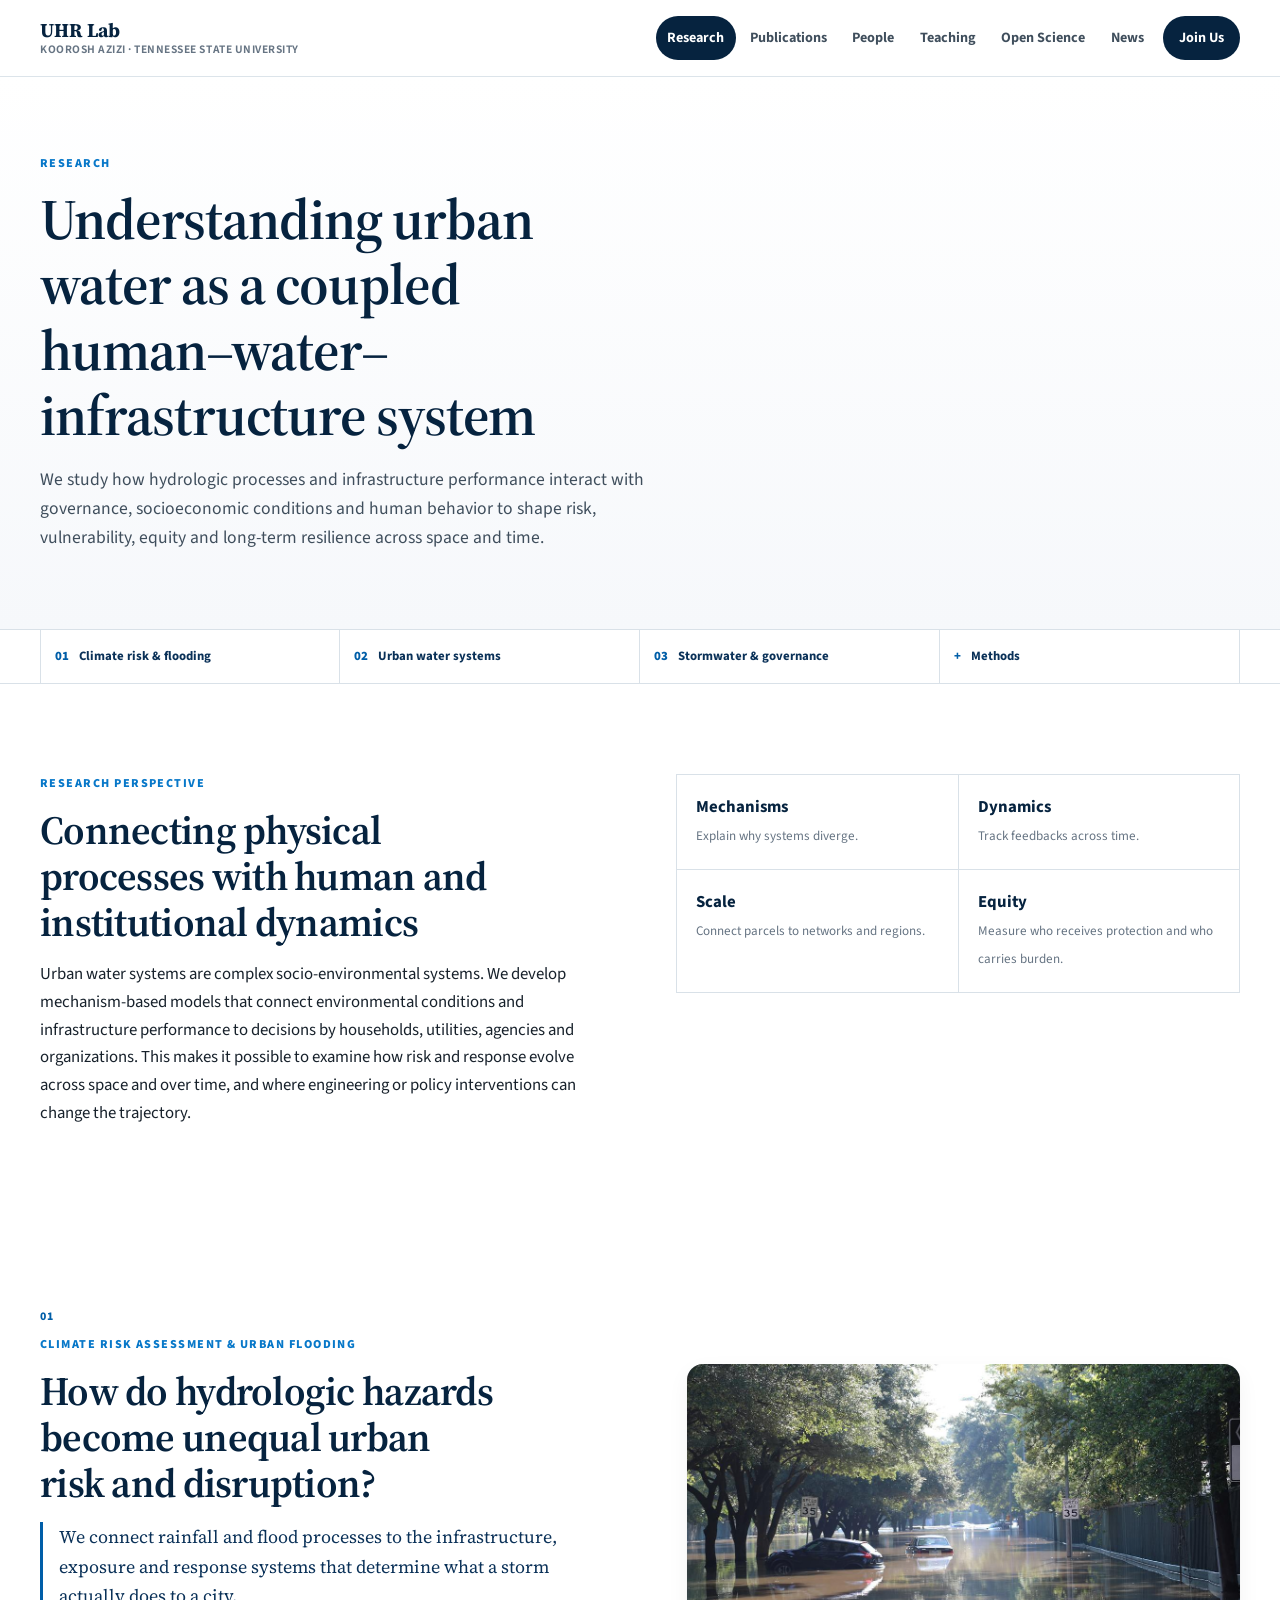
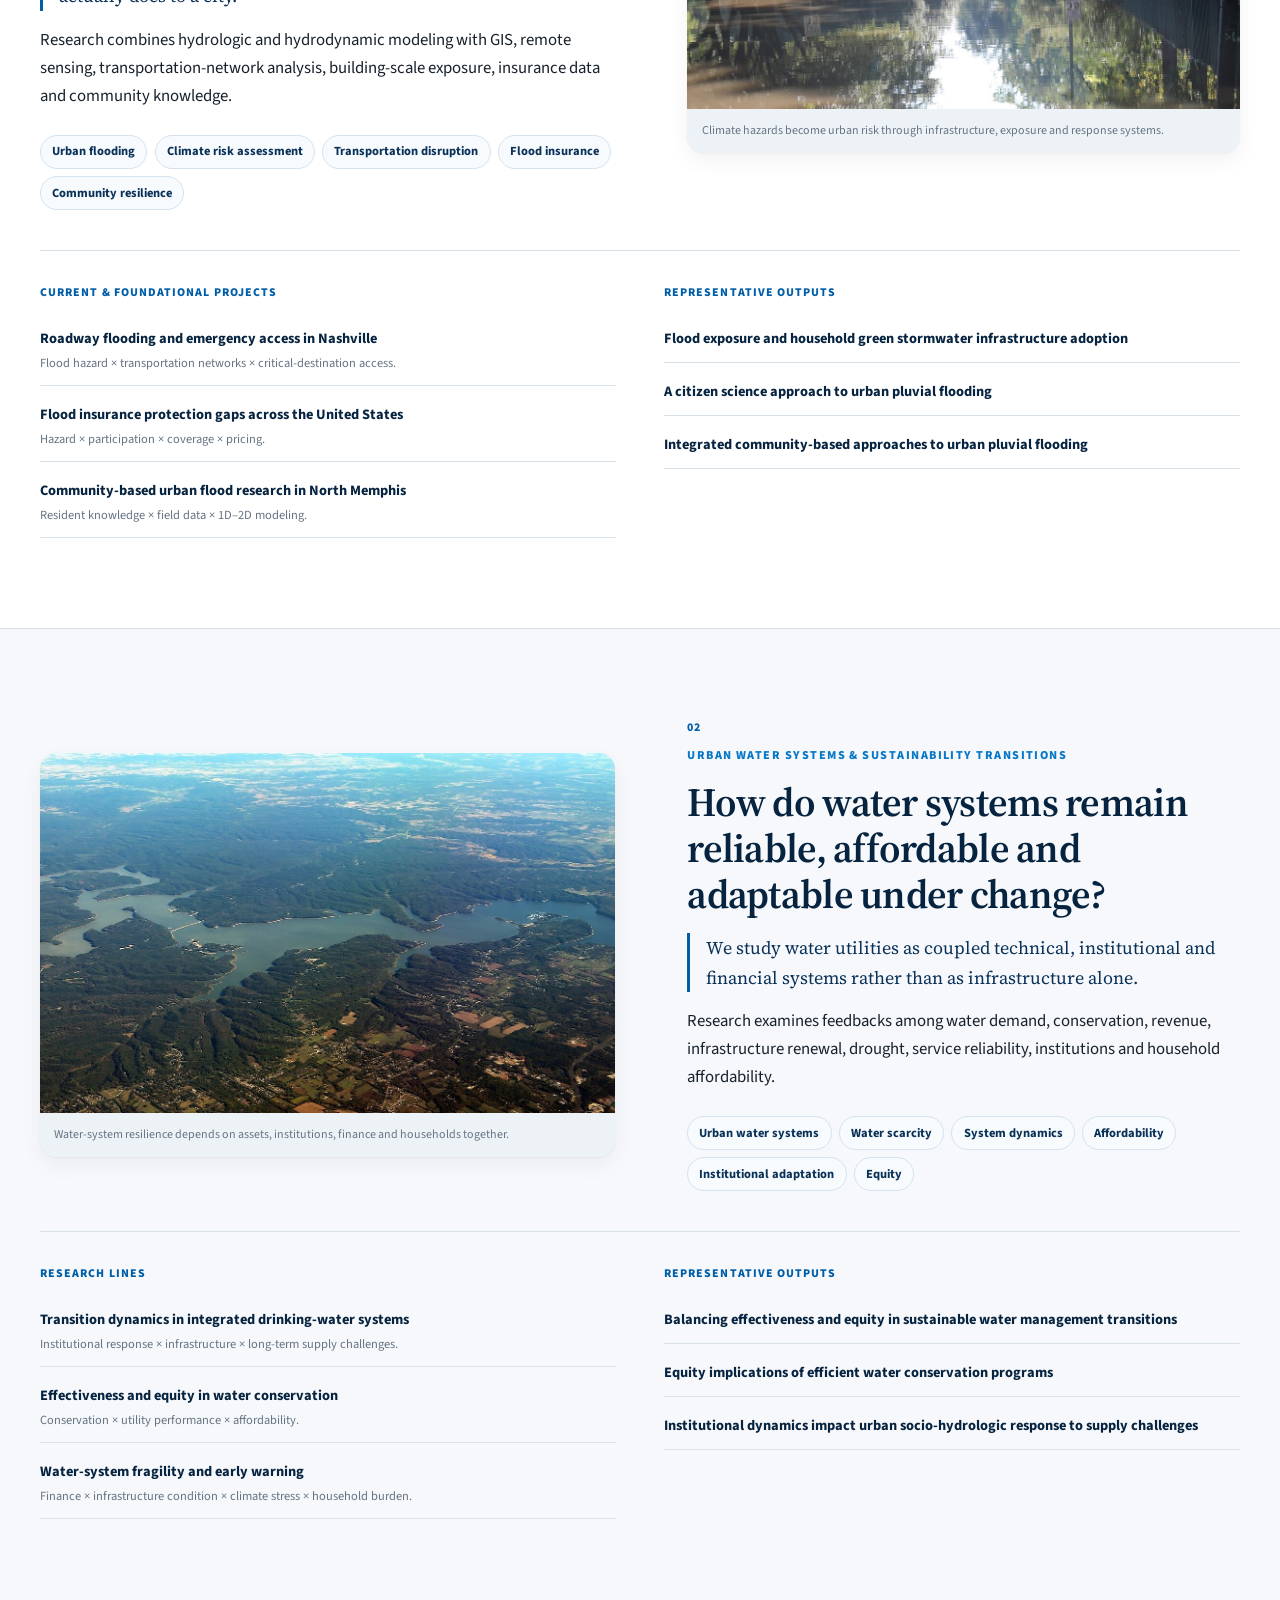
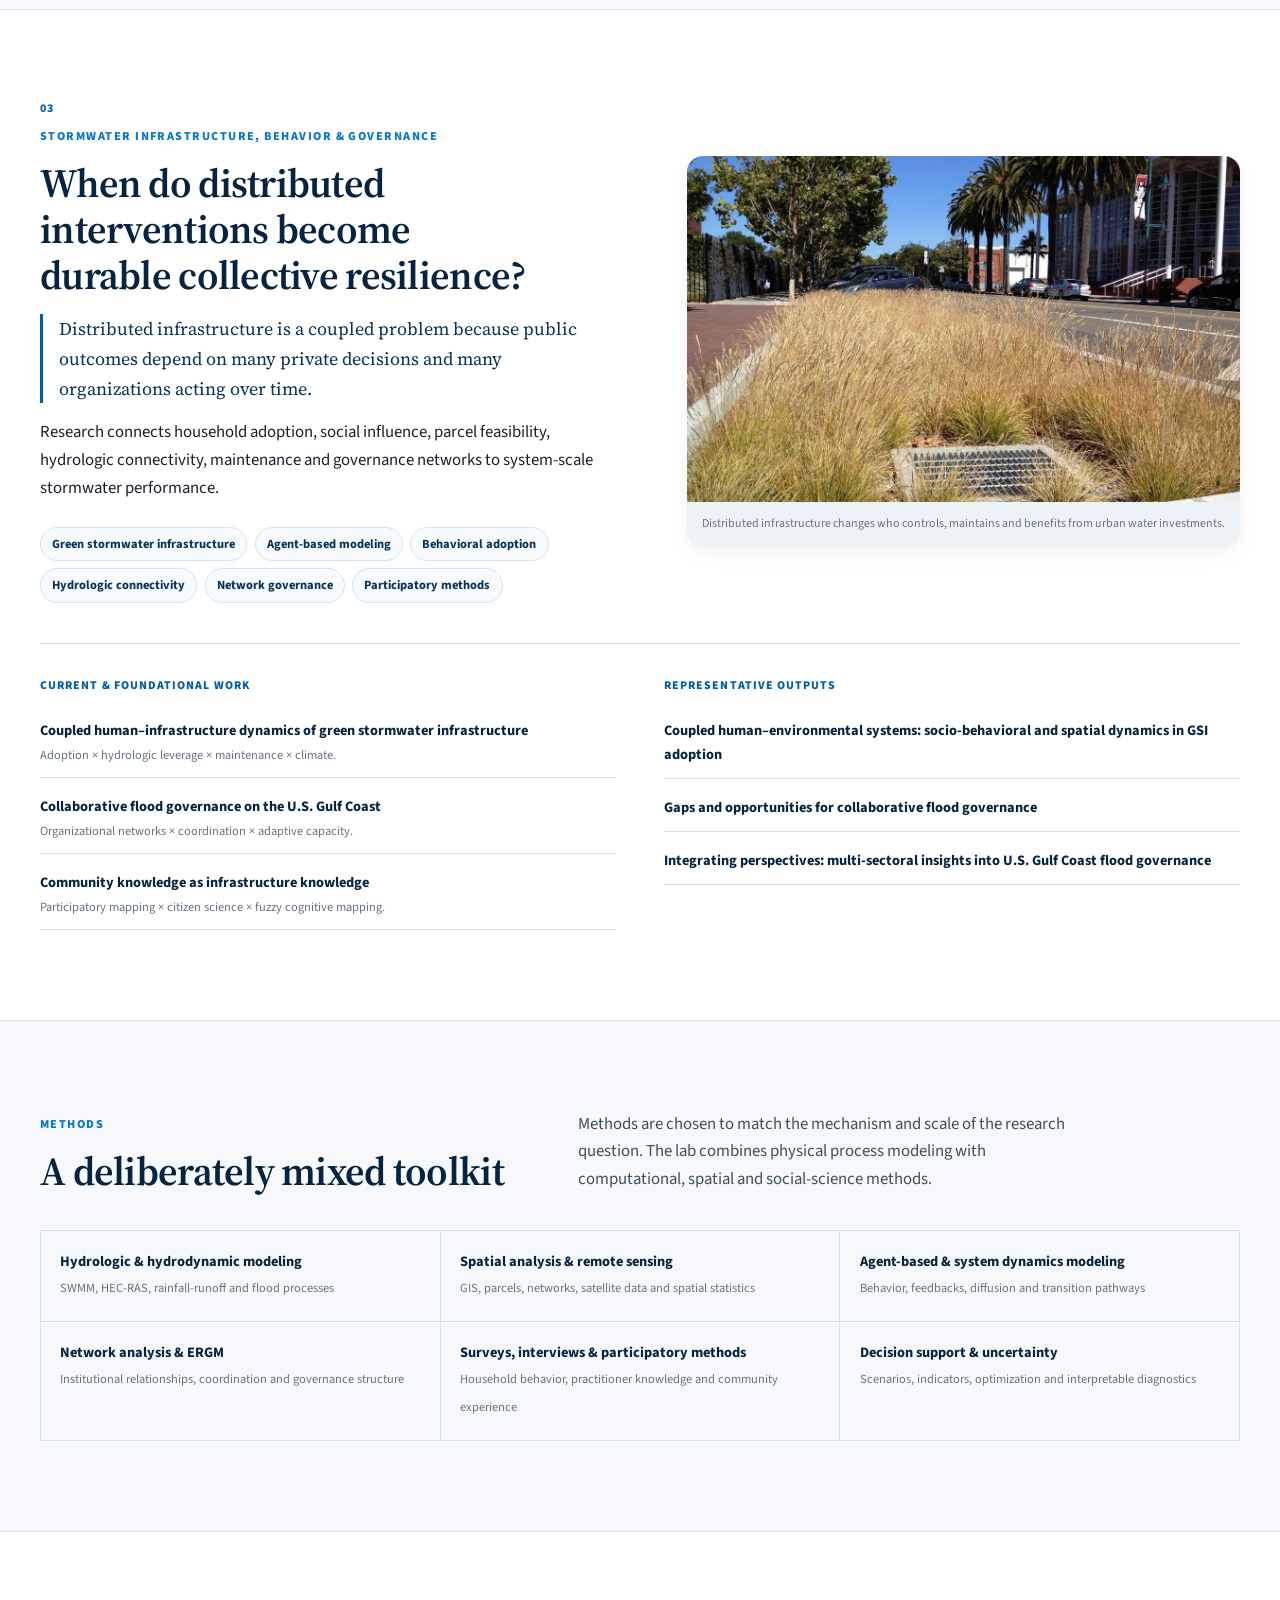
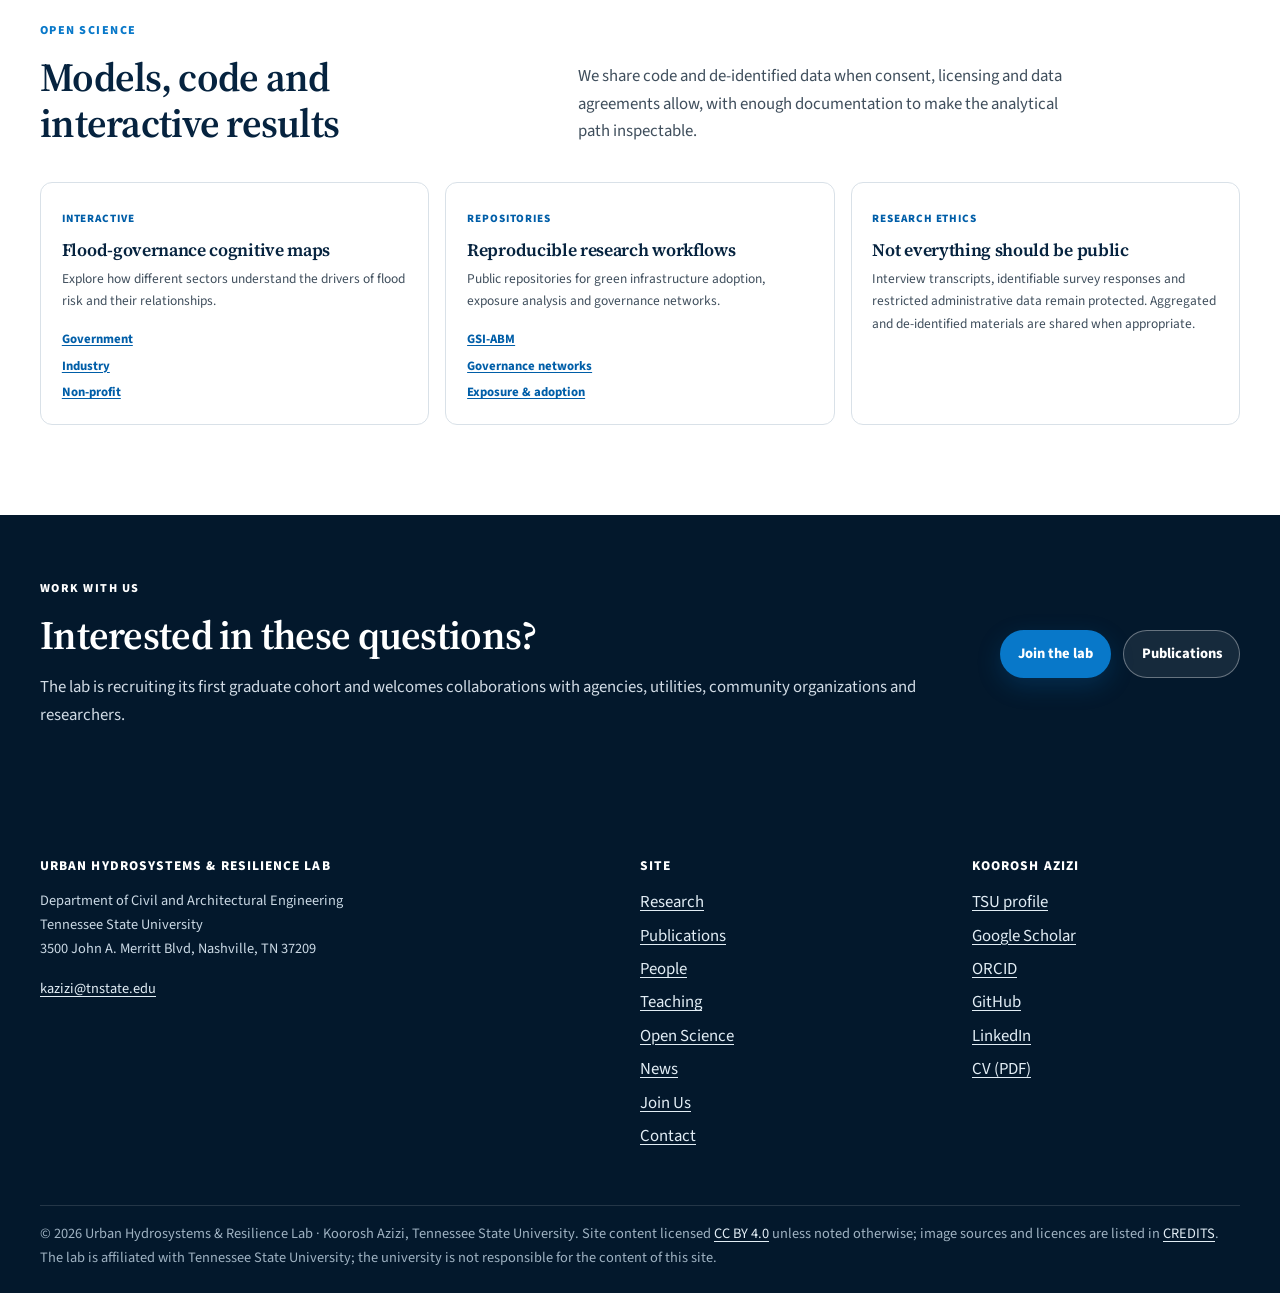
<file: research.html>
<!DOCTYPE html>
<html class="no-js" lang="en">
<head>
<meta charset="utf-8"><meta name="viewport" content="width=device-width, initial-scale=1">
<title>Research | Urban Hydrosystems &amp; Resilience Lab | Tennessee State University</title>
<meta name="description" content="UHR Lab research on urban water systems, climate risk assessment, urban flooding, sociohydrology, green stormwater infrastructure, water scarcity, affordability, governance and resilience.">
<link rel="canonical" href="https://koazizi.github.io/research.html"><meta name="robots" content="index,follow,max-image-preview:large,max-snippet:-1"><meta property="og:type" content="website"><meta property="og:site_name" content="Urban Hydrosystems &amp; Resilience Lab"><meta property="og:title" content="Research | Urban Hydrosystems &amp; Resilience Lab"><meta property="og:description" content="Research on urban water systems, climate risk, sociohydrology, infrastructure, governance, equity and resilience."><meta property="og:url" content="https://koazizi.github.io/research.html"><meta property="og:image" content="https://koazizi.github.io/assets/og/og-research.png"><meta name="twitter:card" content="summary_large_image">
<link rel="icon" href="/favicon.svg" type="image/svg+xml"><link rel="alternate icon" href="/favicon.ico"><link rel="apple-touch-icon" href="/apple-touch-icon.png"><link rel="preload" href="assets/fonts/SourceSerif4-var.woff2" as="font" type="font/woff2" crossorigin><link rel="preload" href="assets/fonts/SourceSans3-var.woff2" as="font" type="font/woff2" crossorigin><link rel="stylesheet" href="assets/css/site.css"><link rel="stylesheet" href="assets/css/refinement.css?v=20260813e"><link rel="stylesheet" href="assets/css/lab-v2.css?v=20260813">
<script type="application/ld+json">{"@context":"https://schema.org","@type":"CollectionPage","name":"Research | Urban Hydrosystems & Resilience Lab","url":"https://koazizi.github.io/research.html","isPartOf":{"@id":"https://koazizi.github.io/#website"},"about":{"@id":"https://koazizi.github.io/#lab"}}</script>
</head>
<body class="page-research page-lab-v2">
<a class="skip-link" href="#main">Skip to main content</a>
<header class="site-header"><div class="wrap site-header__inner"><a class="brand" href="index.html"><span class="brand__mark">UHR Lab</span><span class="brand__sub">Koorosh Azizi &middot; Tennessee State University</span></a><button class="nav__toggle" type="button" aria-expanded="false" aria-controls="site-nav" hidden>Menu</button><nav class="nav" id="site-nav" aria-label="Main"><ul class="nav__list"><li><a class="nav__link" href="research.html" aria-current="page">Research</a></li><li><a class="nav__link" href="publications.html">Publications</a></li><li><a class="nav__link" href="people.html">People</a></li><li><a class="nav__link" href="teaching.html">Teaching</a></li><li><a class="nav__link" href="#open-science">Open Science</a></li><li><a class="nav__link" href="news.html">News</a></li><li><a class="nav__link nav__link--cta" href="join.html">Join Us</a></li></ul></nav></div></header>
<main id="main">
<div class="lab-page-head"><div class="wrap"><p class="eyebrow">Research</p><h1>Understanding urban water as a coupled human–water–infrastructure system</h1><p>We study how hydrologic processes and infrastructure performance interact with governance, socioeconomic conditions and human behavior to shape risk, vulnerability, equity and long-term resilience across space and time.</p></div></div>
<nav class="lab-research-nav" aria-label="Research areas"><div class="wrap"><a href="#theme-flood"><span>01</span>Climate risk &amp; flooding</a><a href="#theme-water"><span>02</span>Urban water systems</a><a href="#theme-stormwater"><span>03</span>Stormwater &amp; governance</a><a href="#methods"><span>+</span>Methods</a></div></nav>
<section class="section lab-research-perspective"><div class="wrap lab-research-perspective__grid"><div><p class="eyebrow">Research perspective</p><h2>Connecting physical processes with human and institutional dynamics</h2><p>Urban water systems are complex socio-environmental systems. We develop mechanism-based models that connect environmental conditions and infrastructure performance to decisions by households, utilities, agencies and organizations. This makes it possible to examine how risk and response evolve across space and over time, and where engineering or policy interventions can change the trajectory.</p></div><div class="lab-principles"><div><strong>Mechanisms</strong><span>Explain why systems diverge.</span></div><div><strong>Dynamics</strong><span>Track feedbacks across time.</span></div><div><strong>Scale</strong><span>Connect parcels to networks and regions.</span></div><div><strong>Equity</strong><span>Measure who receives protection and who carries burden.</span></div></div></div></section>
<section class="section lab-research-theme" id="theme-flood"><div class="wrap lab-research-theme__grid"><div class="lab-research-theme__copy"><p class="lab-theme-index">01</p><p class="eyebrow">Climate risk assessment &amp; urban flooding</p><h2>How do hydrologic hazards become unequal urban risk and disruption?</h2><p class="lab-research-theme__question">We connect rainfall and flood processes to the infrastructure, exposure and response systems that determine what a storm actually does to a city.</p><p>Research combines hydrologic and hydrodynamic modeling with GIS, remote sensing, transportation-network analysis, building-scale exposure, insurance data and community knowledge.</p><ul class="chips"><li>Urban flooding</li><li>Climate risk assessment</li><li>Transportation disruption</li><li>Flood insurance</li><li>Community resilience</li></ul></div><figure class="lab-research-theme__media"><img src="assets/img/photos/theme-flood.jpg" width="1300" height="731" loading="lazy" alt="Flooded urban streets and infrastructure after a major storm."><figcaption>Climate hazards become urban risk through infrastructure, exposure and response systems.</figcaption></figure></div><div class="wrap lab-research-work"><div><p class="panel-label">Current &amp; foundational projects</p><ul><li><strong>Roadway flooding and emergency access in Nashville</strong><span>Flood hazard × transportation networks × critical-destination access.</span></li><li><strong>Flood insurance protection gaps across the United States</strong><span>Hazard × participation × coverage × pricing.</span></li><li><strong>Community-based urban flood research in North Memphis</strong><span>Resident knowledge × field data × 1D–2D modeling.</span></li></ul></div><div><p class="panel-label">Representative outputs</p><ul><li><a href="https://doi.org/10.1088/2515-7620/ae3ff0" rel="noopener">Flood exposure and household green stormwater infrastructure adoption</a></li><li><a href="https://www.water-alternatives.org/index.php/alldoc/articles/vol16/v16issue1/688-a16-1-5/file" rel="noopener">A citizen science approach to urban pluvial flooding</a></li><li><a href="https://doi.org/10.1016/j.uclim.2022.101237" rel="noopener">Integrated community-based approaches to urban pluvial flooding</a></li></ul></div></div></section>
<section class="section section--tint lab-research-theme" id="theme-water"><div class="wrap lab-research-theme__grid lab-research-theme__grid--reverse"><div class="lab-research-theme__copy"><p class="lab-theme-index">02</p><p class="eyebrow">Urban water systems &amp; sustainability transitions</p><h2>How do water systems remain reliable, affordable and adaptable under change?</h2><p class="lab-research-theme__question">We study water utilities as coupled technical, institutional and financial systems rather than as infrastructure alone.</p><p>Research examines feedbacks among water demand, conservation, revenue, infrastructure renewal, drought, service reliability, institutions and household affordability.</p><ul class="chips"><li>Urban water systems</li><li>Water scarcity</li><li>System dynamics</li><li>Affordability</li><li>Institutional adaptation</li><li>Equity</li></ul></div><figure class="lab-research-theme__media"><img src="assets/img/photos/theme-water.jpg" width="1300" height="731" loading="lazy" alt="Urban water treatment infrastructure with basins and service roads."><figcaption>Water-system resilience depends on assets, institutions, finance and households together.</figcaption></figure></div><div class="wrap lab-research-work"><div><p class="panel-label">Research lines</p><ul><li><strong>Transition dynamics in integrated drinking-water systems</strong><span>Institutional response × infrastructure × long-term supply challenges.</span></li><li><strong>Effectiveness and equity in water conservation</strong><span>Conservation × utility performance × affordability.</span></li><li><strong>Water-system fragility and early warning</strong><span>Finance × infrastructure condition × climate stress × household burden.</span></li></ul></div><div><p class="panel-label">Representative outputs</p><ul><li><a href="https://doi.org/10.1061/JWRMD5.WRENG-6523" rel="noopener">Balancing effectiveness and equity in sustainable water management transitions</a></li><li><a href="https://doi.org/10.1088/1748-9326/ad691a" rel="noopener">Equity implications of efficient water conservation programs</a></li><li><a href="https://doi.org/10.1029/2023WR035565" rel="noopener">Institutional dynamics impact urban socio-hydrologic response to supply challenges</a></li></ul></div></div></section>
<section class="section lab-research-theme" id="theme-stormwater"><div class="wrap lab-research-theme__grid"><div class="lab-research-theme__copy"><p class="lab-theme-index">03</p><p class="eyebrow">Stormwater infrastructure, behavior &amp; governance</p><h2>When do distributed interventions become durable collective resilience?</h2><p class="lab-research-theme__question">Distributed infrastructure is a coupled problem because public outcomes depend on many private decisions and many organizations acting over time.</p><p>Research connects household adoption, social influence, parcel feasibility, hydrologic connectivity, maintenance and governance networks to system-scale stormwater performance.</p><ul class="chips"><li>Green stormwater infrastructure</li><li>Agent-based modeling</li><li>Behavioral adoption</li><li>Hydrologic connectivity</li><li>Network governance</li><li>Participatory methods</li></ul></div><figure class="lab-research-theme__media"><img src="assets/img/photos/theme-people.jpg" width="1300" height="731" loading="lazy" alt="Vegetated green stormwater infrastructure integrated into an urban street."><figcaption>Distributed infrastructure changes who controls, maintains and benefits from urban water investments.</figcaption></figure></div><div class="wrap lab-research-work"><div><p class="panel-label">Current &amp; foundational work</p><ul><li><strong>Coupled human–infrastructure dynamics of green stormwater infrastructure</strong><span>Adoption × hydrologic leverage × maintenance × climate.</span></li><li><strong>Collaborative flood governance on the U.S. Gulf Coast</strong><span>Organizational networks × coordination × adaptive capacity.</span></li><li><strong>Community knowledge as infrastructure knowledge</strong><span>Participatory mapping × citizen science × fuzzy cognitive mapping.</span></li></ul></div><div><p class="panel-label">Representative outputs</p><ul><li><a href="publications.html">Coupled human–environmental systems: socio-behavioral and spatial dynamics in GSI adoption</a></li><li><a href="https://doi.org/10.1029/2025WR041974" rel="noopener">Gaps and opportunities for collaborative flood governance</a></li><li><a href="https://doi.org/10.1016/j.ijdrr.2025.105662" rel="noopener">Integrating perspectives: multi-sectoral insights into U.S. Gulf Coast flood governance</a></li></ul></div></div></section>
<section class="section section--tint" id="methods"><div class="wrap"><div class="lab-section-head"><div><p class="eyebrow">Methods</p><h2>A deliberately mixed toolkit</h2></div><p>Methods are chosen to match the mechanism and scale of the research question. The lab combines physical process modeling with computational, spatial and social-science methods.</p></div><div class="lab-method-grid"><div><strong>Hydrologic &amp; hydrodynamic modeling</strong><span>SWMM, HEC-RAS, rainfall-runoff and flood processes</span></div><div><strong>Spatial analysis &amp; remote sensing</strong><span>GIS, parcels, networks, satellite data and spatial statistics</span></div><div><strong>Agent-based &amp; system dynamics modeling</strong><span>Behavior, feedbacks, diffusion and transition pathways</span></div><div><strong>Network analysis &amp; ERGM</strong><span>Institutional relationships, coordination and governance structure</span></div><div><strong>Surveys, interviews &amp; participatory methods</strong><span>Household behavior, practitioner knowledge and community experience</span></div><div><strong>Decision support &amp; uncertainty</strong><span>Scenarios, indicators, optimization and interpretable diagnostics</span></div></div></div></section>
<section class="section" id="open-science"><div class="wrap"><div class="lab-section-head"><div><p class="eyebrow">Open science</p><h2>Models, code and interactive results</h2></div><p>We share code and de-identified data when consent, licensing and data agreements allow, with enough documentation to make the analytical path inspectable.</p></div><div class="lab-open-grid"><article><span>Interactive</span><h3>Flood-governance cognitive maps</h3><p>Explore how different sectors understand the drivers of flood risk and their relationships.</p><div><a href="https://koazizi.github.io/Fuzzy-Cognative-Maps/Government_Network.html" rel="noopener">Government</a><a href="https://koazizi.github.io/Fuzzy-Cognative-Maps/Industry_Network.html" rel="noopener">Industry</a><a href="https://koazizi.github.io/Fuzzy-Cognative-Maps/Nonprofit_Network.html" rel="noopener">Non-profit</a></div></article><article><span>Repositories</span><h3>Reproducible research workflows</h3><p>Public repositories for green infrastructure adoption, exposure analysis and governance networks.</p><div><a href="https://github.com/Koazizi/GSI-ABM" rel="noopener">GSI-ABM</a><a href="https://github.com/Koazizi/Flood-Governance-Networks" rel="noopener">Governance networks</a><a href="https://github.com/Koazizi/Flood-Exposure-and-GSI-Adoption" rel="noopener">Exposure &amp; adoption</a></div></article><article><span>Research ethics</span><h3>Not everything should be public</h3><p>Interview transcripts, identifiable survey responses and restricted administrative data remain protected. Aggregated and de-identified materials are shared when appropriate.</p></article></div></div></section>
<section class="lab-join-band"><div class="wrap lab-join-band__grid"><div><p class="eyebrow">Work with us</p><h2>Interested in these questions?</h2><p>The lab is recruiting its first graduate cohort and welcomes collaborations with agencies, utilities, community organizations and researchers.</p></div><div class="lab-join-band__actions"><a class="btn btn--primary" href="join.html">Join the lab</a><a class="btn btn--ghost" href="publications.html">Publications</a></div></div></section>
</main>
<footer class="site-footer"><div class="wrap"><div class="site-footer__grid"><div><h2>Urban Hydrosystems &amp; Resilience Lab</h2><p>Department of Civil and Architectural Engineering<br>Tennessee State University<br>3500 John A. Merritt Blvd, Nashville, TN 37209</p><p><a href="mailto:kazizi@tnstate.edu">kazizi@tnstate.edu</a></p></div><div><h2>Site</h2><ul><li><a href="research.html">Research</a></li><li><a href="publications.html">Publications</a></li><li><a href="people.html">People</a></li><li><a href="teaching.html">Teaching</a></li><li><a href="research.html#open-science">Open Science</a></li><li><a href="news.html">News</a></li><li><a href="join.html">Join Us</a></li><li><a href="contact.html">Contact</a></li></ul></div><div><h2>Koorosh Azizi</h2><ul><li><a href="https://www.tnstate.edu/cae/azizi.aspx" rel="noopener">TSU profile</a></li><li><a href="https://scholar.google.com/citations?user=MXlzhmcAAAAJ&amp;hl=en" rel="noopener">Google Scholar</a></li><li><a href="https://orcid.org/0000-0002-0786-7323" rel="noopener">ORCID</a></li><li><a href="https://github.com/Koazizi" rel="noopener">GitHub</a></li><li><a href="https://www.linkedin.com/in/koorosh-azizi-058367b2/" rel="noopener">LinkedIn</a></li><li><a href="assets/cv/Koorosh_Azizi_CV_August_2026.pdf">CV (PDF)</a></li></ul></div></div><div class="site-footer__legal"><p>&copy; 2026 Urban Hydrosystems &amp; Resilience Lab &middot; Koorosh Azizi, Tennessee State University. Site content licensed <a href="https://creativecommons.org/licenses/by/4.0/" rel="noopener license">CC BY 4.0</a> unless noted otherwise; image sources and licences are listed in <a href="assets/img/CREDITS.md">CREDITS</a>. The lab is affiliated with Tennessee State University; the university is not responsible for the content of this site.</p></div></div></footer><script src="assets/js/nav.js" defer></script>
</body></html>
</file>
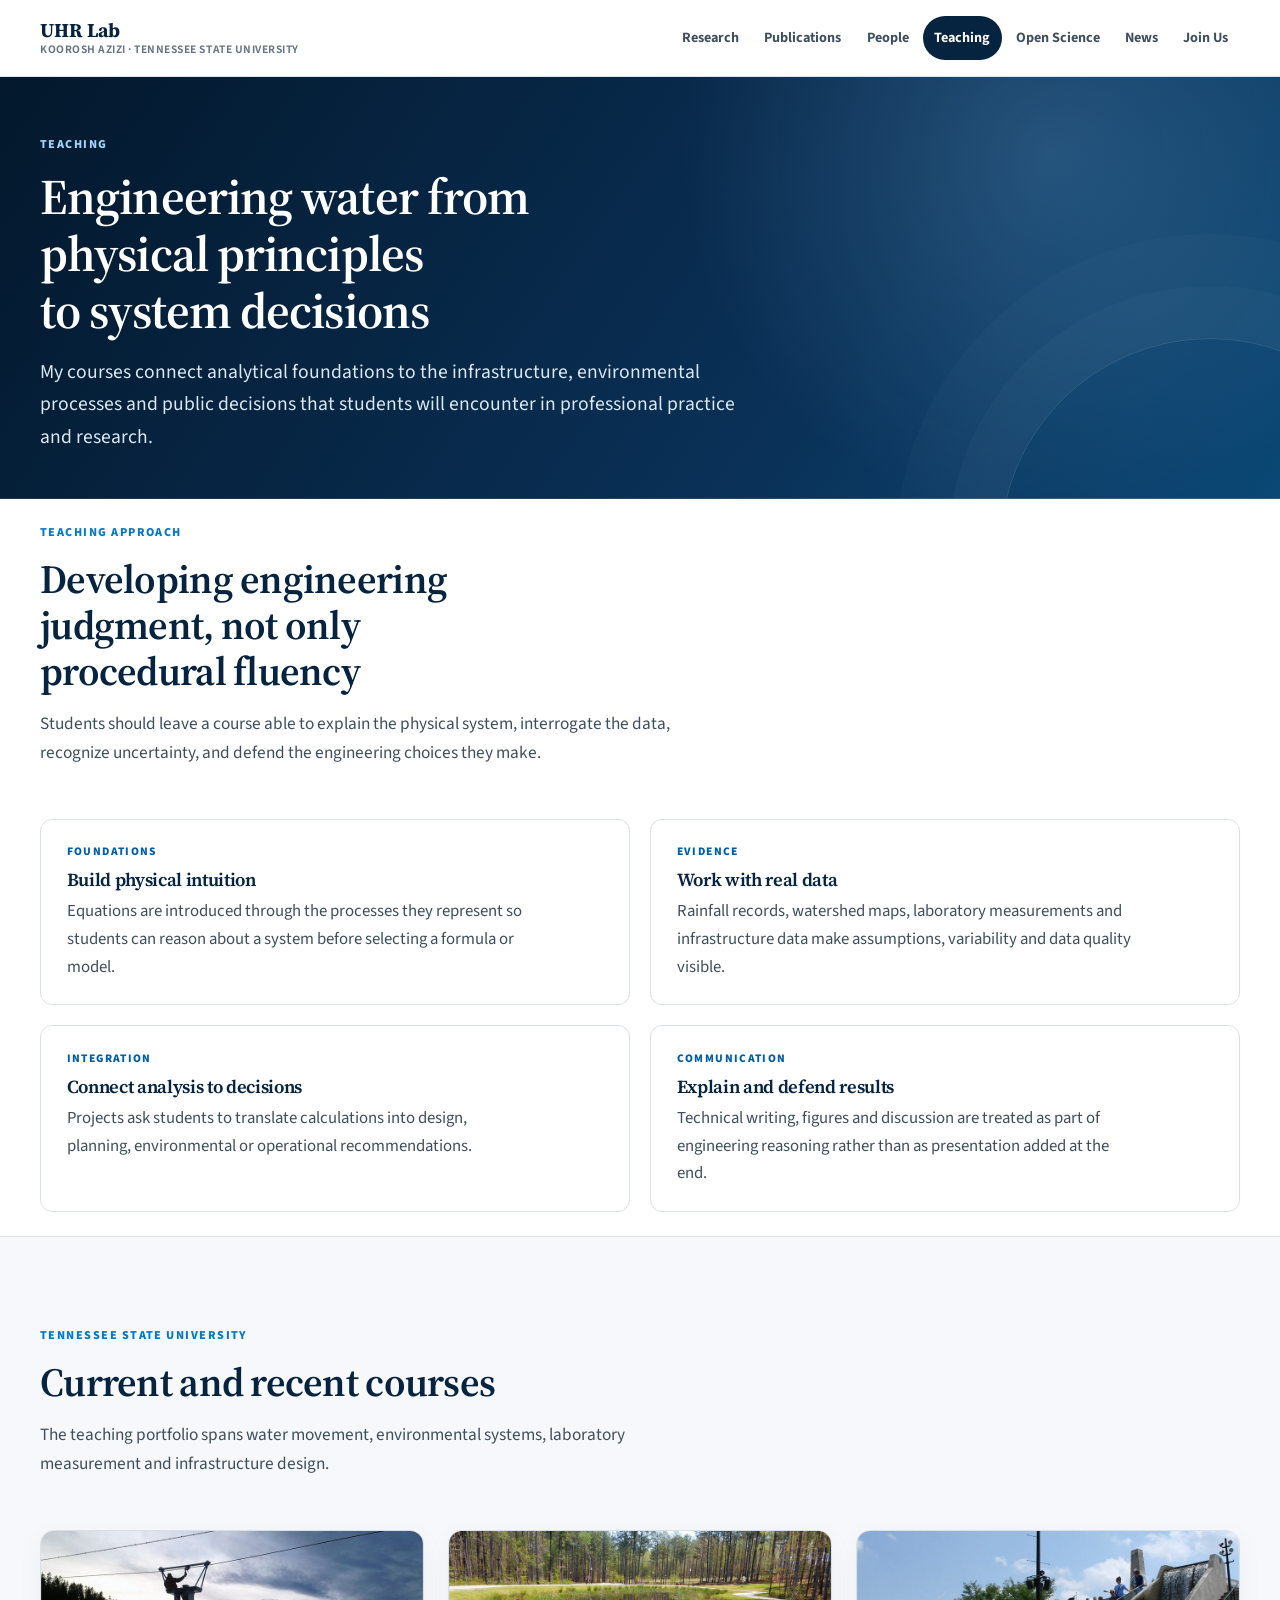
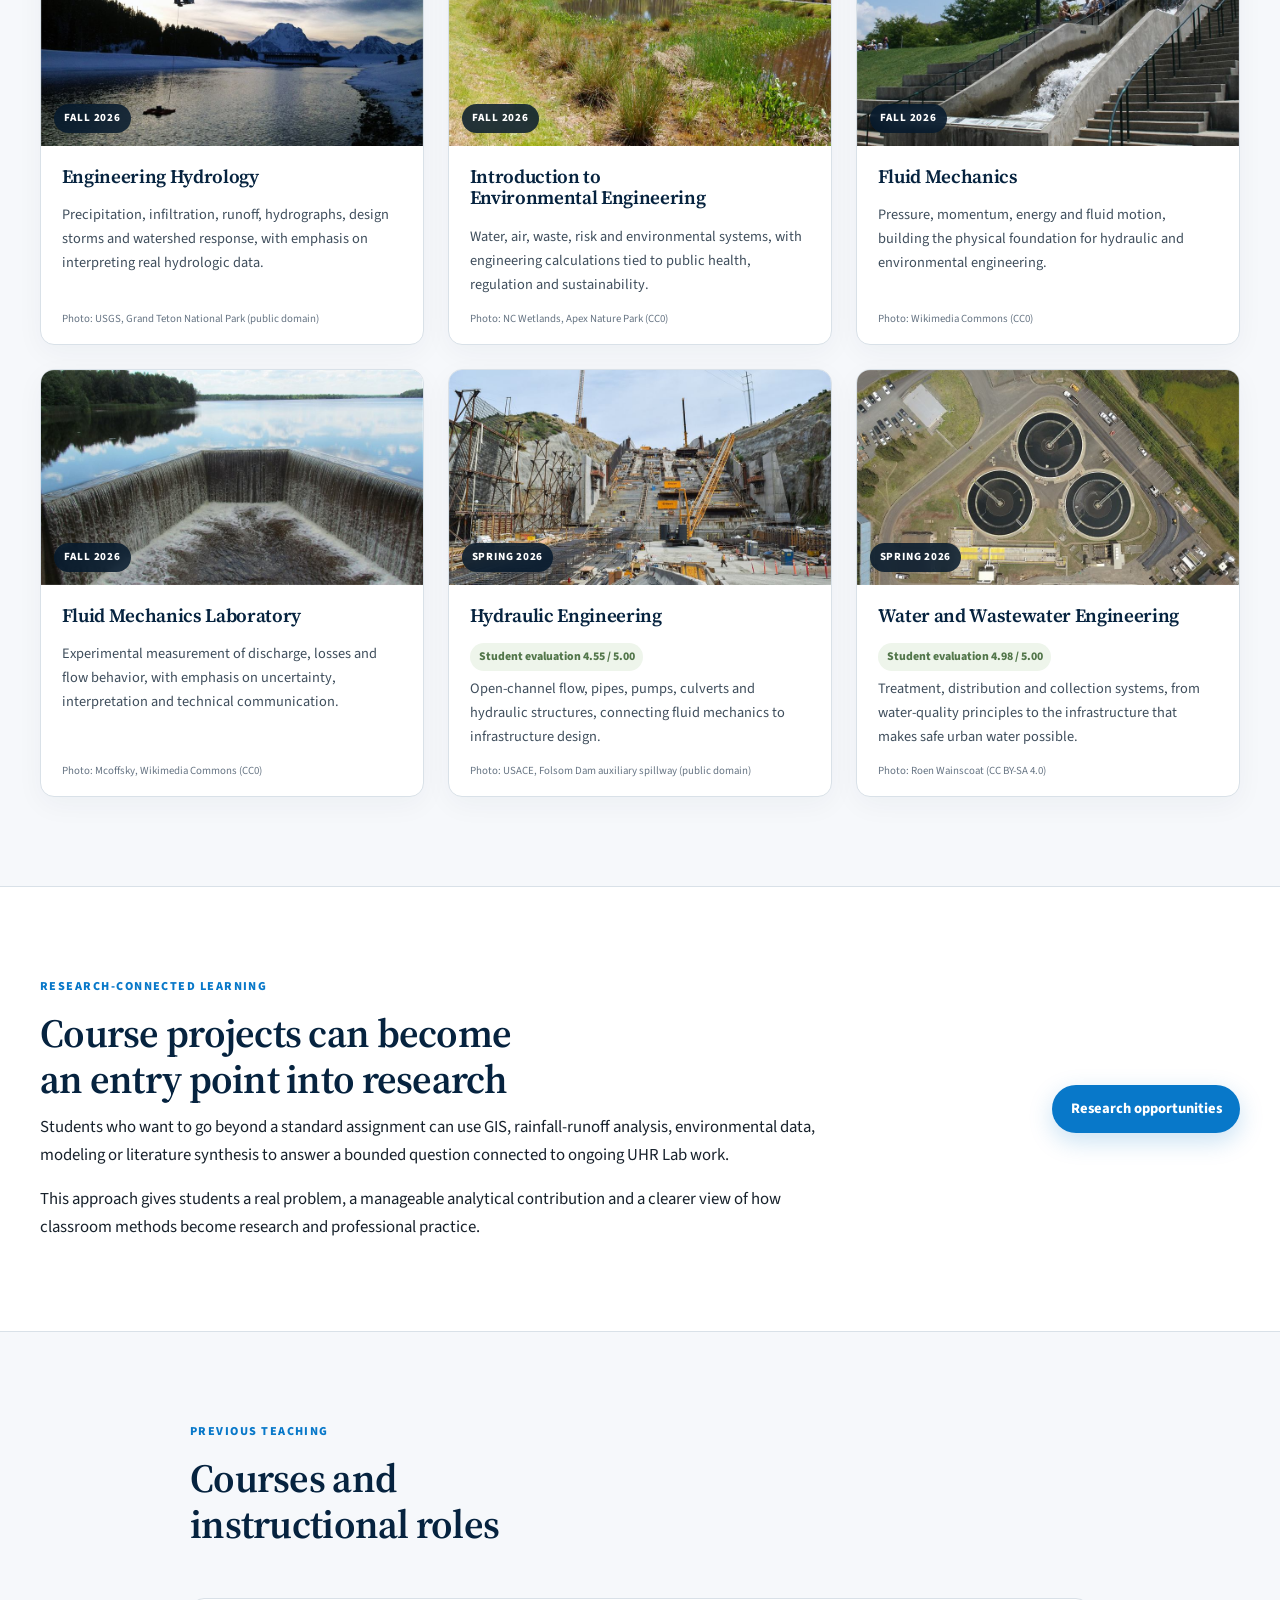
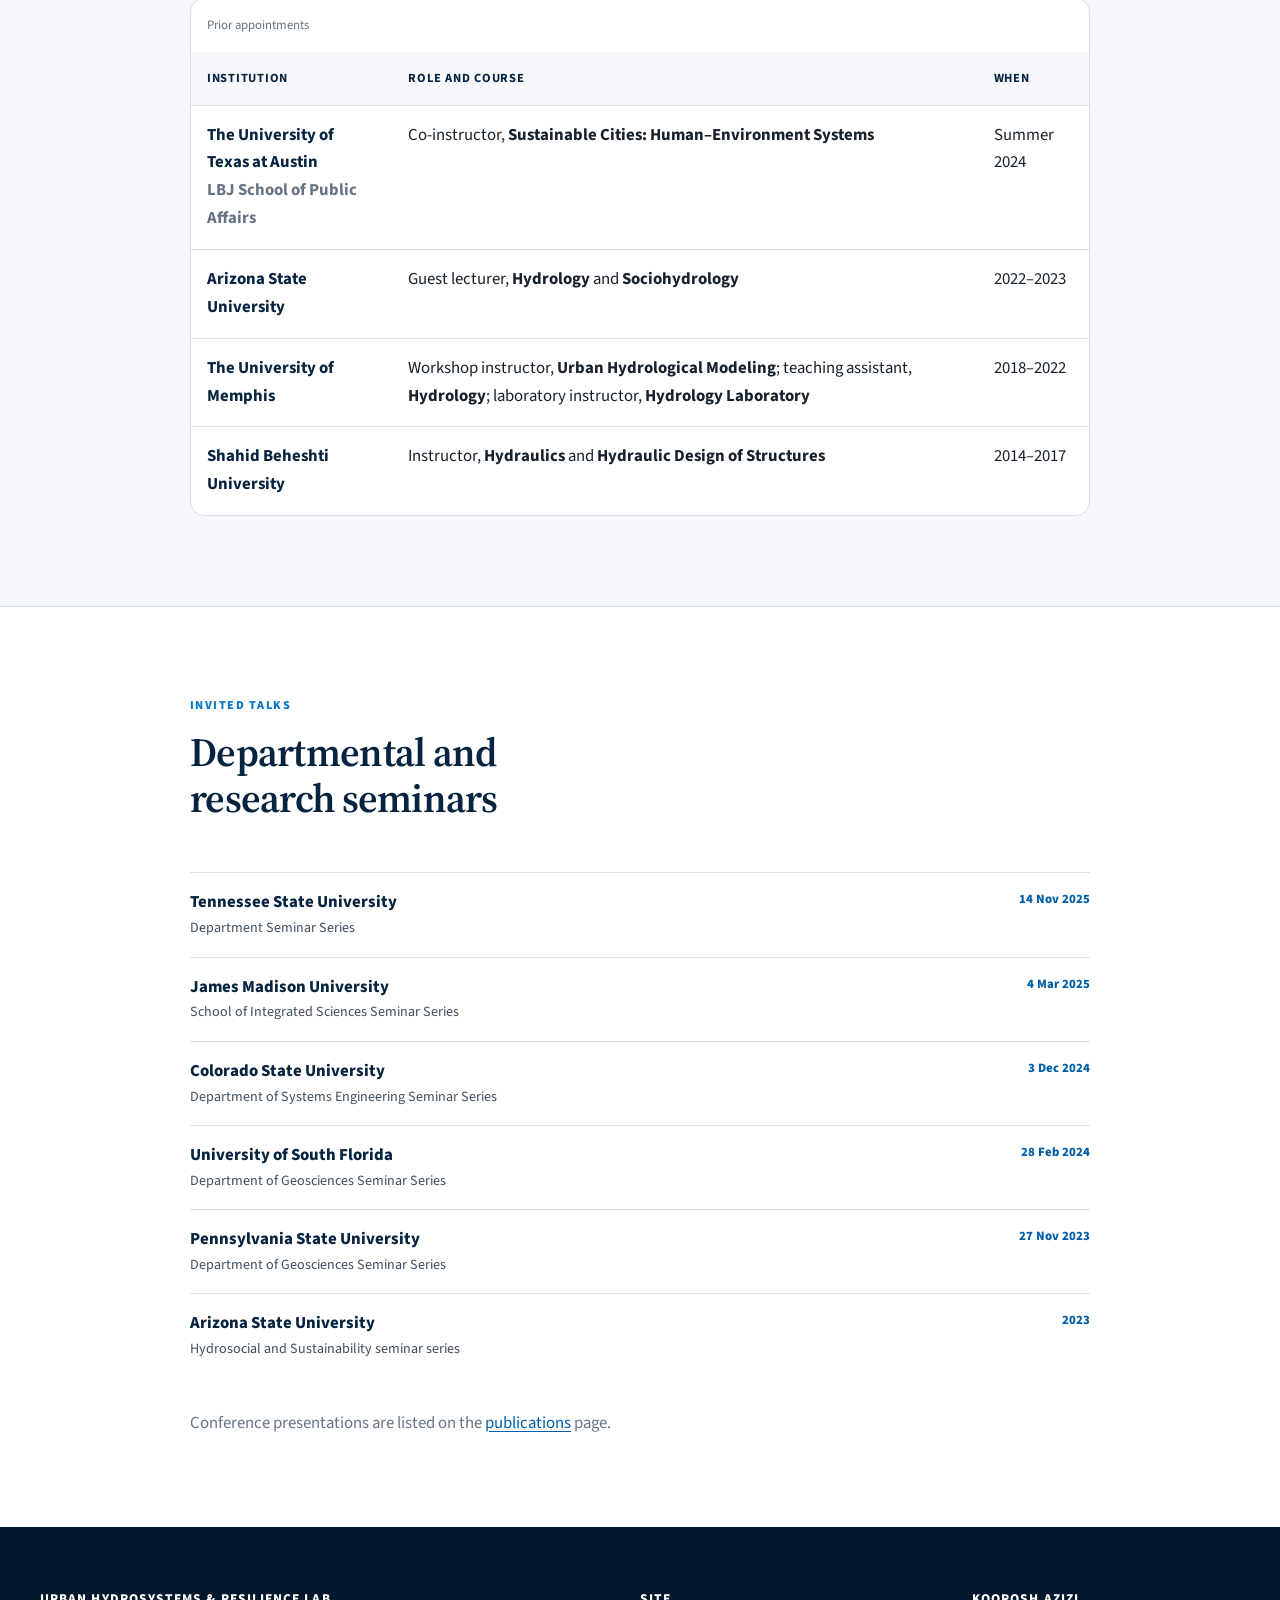
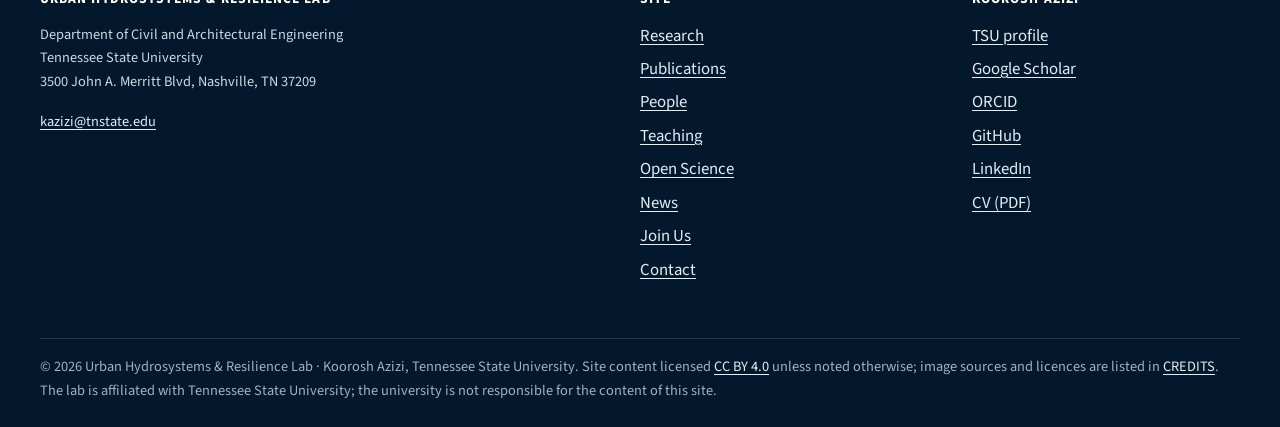
<file: teaching.html>
<!DOCTYPE html>
<html lang="en" class="no-js">
<head>
<meta charset="utf-8">
<meta name="viewport" content="width=device-width, initial-scale=1">
<title>Teaching | Hydrology, Fluid Mechanics &amp; Environmental Engineering | Koorosh Azizi</title>
<meta name="description" content="Teaching by Koorosh Azizi at Tennessee State University in hydrology, fluid mechanics, hydraulic engineering, environmental engineering, and water and wastewater engineering.">
<link rel="canonical" href="https://koazizi.github.io/teaching.html">
<meta property="og:type" content="website">
<meta property="og:site_name" content="Urban Hydrosystems &amp; Resilience Lab">
<meta property="og:title" content="Teaching | Koorosh Azizi, Tennessee State University">
<meta property="og:description" content="Engineering education connecting physical principles, data, uncertainty and real urban water systems.">
<meta property="og:url" content="https://koazizi.github.io/teaching.html">
<meta property="og:image" content="https://koazizi.github.io/assets/og/og-default.png">
<meta name="twitter:card" content="summary_large_image">
<link rel="icon" href="/favicon.svg" type="image/svg+xml">
<link rel="alternate icon" href="/favicon.ico">
<link rel="apple-touch-icon" href="/apple-touch-icon.png">
<link rel="preload" href="assets/fonts/SourceSerif4-var.woff2" as="font" type="font/woff2" crossorigin>
<link rel="preload" href="assets/fonts/SourceSans3-var.woff2" as="font" type="font/woff2" crossorigin>
<link rel="stylesheet" href="assets/css/site.css">
<link rel="stylesheet" href="assets/css/refinement.css">
<script type="application/ld+json">{"@context":"https://schema.org","@type":"BreadcrumbList","itemListElement":[{"@type":"ListItem","position":1,"name":"Home","item":"https://koazizi.github.io/"},{"@type":"ListItem","position":2,"name":"Teaching","item":"https://koazizi.github.io/teaching.html"}]}</script>
</head>
<body>
<a class="skip-link" href="#main">Skip to main content</a>
<header class="site-header">
  <div class="wrap site-header__inner">
    <a class="brand" href="index.html"><span class="brand__mark">UHR Lab</span><span class="brand__sub">Koorosh Azizi &middot; Tennessee State University</span></a>
    <button class="nav__toggle" type="button" aria-expanded="false" aria-controls="site-nav" hidden>Menu</button>
    <nav class="nav" id="site-nav" aria-label="Main">
      <ul class="nav__list">
        <li><a class="nav__link" href="research.html">Research</a></li>
        <li><a class="nav__link" href="publications.html">Publications</a></li>
        <li><a class="nav__link" href="people.html">People</a></li>
        <li><a class="nav__link" href="teaching.html" aria-current="page">Teaching</a></li>
        <li><a class="nav__link" href="research.html#open-science">Open Science</a></li>
        <li><a class="nav__link" href="news.html">News</a></li>
        <li><a class="nav__link" href="join.html">Join Us</a></li>
      </ul>
    </nav>
  </div>
</header>

<main id="main">
<div class="page-head page-head--teaching">
  <div class="wrap">
    <p class="page-head__eyebrow">Teaching</p>
    <h1>Engineering water from physical principles to system decisions</h1>
    <p class="page-head__lede">My courses connect analytical foundations to the infrastructure, environmental processes and public decisions that students will encounter in professional practice and research.</p>
  </div>
</div>

<section class="section section--tight">
  <div class="wrap">
    <div class="section-head">
      <p class="eyebrow">Teaching approach</p>
      <h2>Developing engineering judgment, not only procedural fluency</h2>
      <p>Students should leave a course able to explain the physical system, interrogate the data, recognize uncertainty, and defend the engineering choices they make.</p>
    </div>
    <div class="methods-grid">
      <article class="method-card">
        <span>Foundations</span>
        <h3>Build physical intuition</h3>
        <p>Equations are introduced through the processes they represent so students can reason about a system before selecting a formula or model.</p>
      </article>
      <article class="method-card">
        <span>Evidence</span>
        <h3>Work with real data</h3>
        <p>Rainfall records, watershed maps, laboratory measurements and infrastructure data make assumptions, variability and data quality visible.</p>
      </article>
      <article class="method-card">
        <span>Integration</span>
        <h3>Connect analysis to decisions</h3>
        <p>Projects ask students to translate calculations into design, planning, environmental or operational recommendations.</p>
      </article>
      <article class="method-card">
        <span>Communication</span>
        <h3>Explain and defend results</h3>
        <p>Technical writing, figures and discussion are treated as part of engineering reasoning rather than as presentation added at the end.</p>
      </article>
    </div>
  </div>
</section>

<section class="section section--tint">
  <div class="wrap">
    <div class="section-head">
      <p class="eyebrow">Tennessee State University</p>
      <h2>Current and recent courses</h2>
      <p>The teaching portfolio spans water movement, environmental systems, laboratory measurement and infrastructure design.</p>
    </div>
    <div class="course-grid course-grid--refined">
      <article class="course-card">
        <div class="course-card__media"><img src="assets/img/photos/course-hydrology.jpg" width="900" height="506" alt="A USGS hydrographer suspended from a cableway measures stream discharge, snow-covered mountains behind." loading="lazy"><span class="course-card__term">Fall 2026</span></div>
        <div class="course-card__body"><h3>Engineering Hydrology</h3><p class="course-card__note">Precipitation, infiltration, runoff, hydrographs, design storms and watershed response, with emphasis on interpreting real hydrologic data.</p></div><p class="course-card__credit">Photo: USGS, Grand Teton National Park (public domain)</p>
      </article>
      <article class="course-card">
        <div class="course-card__media"><img src="assets/img/photos/course-envintro.jpg" width="900" height="506" alt="Constructed stormwater wetland ringed with rushes and emergent plants in a public park." loading="lazy"><span class="course-card__term">Fall 2026</span></div>
        <div class="course-card__body"><h3>Introduction to Environmental Engineering</h3><p class="course-card__note">Water, air, waste, risk and environmental systems, with engineering calculations tied to public health, regulation and sustainability.</p></div><p class="course-card__credit">Photo: NC Wetlands, Apex Nature Park (CC0)</p>
      </article>
      <article class="course-card">
        <div class="course-card__media"><img src="assets/img/photos/course-fluids.jpg" width="900" height="506" alt="Standing hydraulic jump in a fast-flowing river, turbulent white water rolling back over the current." loading="lazy"><span class="course-card__term">Fall 2026</span></div>
        <div class="course-card__body"><h3>Fluid Mechanics</h3><p class="course-card__note">Pressure, momentum, energy and fluid motion, building the physical foundation for hydraulic and environmental engineering.</p></div><p class="course-card__credit">Photo: Wikimedia Commons (CC0)</p>
      </article>
      <article class="course-card">
        <div class="course-card__media"><img src="assets/img/photos/course-fluidslab.jpg" width="900" height="506" alt="Water pouring smoothly over the crest of an angled weir into a turbulent stilling basin." loading="lazy"><span class="course-card__term">Fall 2026</span></div>
        <div class="course-card__body"><h3>Fluid Mechanics Laboratory</h3><p class="course-card__note">Experimental measurement of discharge, losses and flow behavior, with emphasis on uncertainty, interpretation and technical communication.</p></div><p class="course-card__credit">Photo: Mcoffsky, Wikimedia Commons (CC0)</p>
      </article>
      <article class="course-card">
        <div class="course-card__media"><img src="assets/img/photos/course-hydraulic.jpg" width="900" height="506" alt="Concrete spillway chute under construction at Folsom Dam, cranes and formwork lining the channel." loading="lazy"><span class="course-card__term">Spring 2026</span></div>
        <div class="course-card__body"><h3>Hydraulic Engineering</h3><span class="course-card__eval">Student evaluation 4.55 / 5.00</span><p class="course-card__note">Open-channel flow, pipes, pumps, culverts and hydraulic structures, connecting fluid mechanics to infrastructure design.</p></div><p class="course-card__credit">Photo: USACE, Folsom Dam auxiliary spillway (public domain)</p>
      </article>
      <article class="course-card">
        <div class="course-card__media"><img src="assets/img/photos/course-waterww.jpg" width="900" height="506" alt="Aerial view of circular clarifier tanks at a wastewater treatment plant." loading="lazy"><span class="course-card__term">Spring 2026</span></div>
        <div class="course-card__body"><h3>Water and Wastewater Engineering</h3><span class="course-card__eval">Student evaluation 4.98 / 5.00</span><p class="course-card__note">Treatment, distribution and collection systems, from water-quality principles to the infrastructure that makes safe urban water possible.</p></div><p class="course-card__credit">Photo: Roen Wainscoat (CC BY-SA 4.0)</p>
      </article>
    </div>
  </div>
</section>

<section class="section">
  <div class="wrap teaching-research-band">
    <div>
      <p class="eyebrow">Research-connected learning</p>
      <h2>Course projects can become an entry point into research</h2>
      <p>Students who want to go beyond a standard assignment can use GIS, rainfall-runoff analysis, environmental data, modeling or literature synthesis to answer a bounded question connected to ongoing UHR Lab work.</p>
      <p class="mb-0">This approach gives students a real problem, a manageable analytical contribution and a clearer view of how classroom methods become research and professional practice.</p>
    </div>
    <div><a class="btn btn--primary" href="join.html">Research opportunities</a></div>
  </div>
</section>

<section class="section section--tint">
  <div class="wrap list-width">
    <div class="section-head"><p class="eyebrow">Previous teaching</p><h2>Courses and instructional roles</h2></div>
    <div class="table-wrap">
      <table>
        <caption>Prior appointments</caption>
        <thead><tr><th scope="col">Institution</th><th scope="col">Role and course</th><th scope="col">When</th></tr></thead>
        <tbody>
          <tr><th scope="row">The University of Texas at Austin<br><span class="muted">LBJ School of Public Affairs</span></th><td>Co-instructor, <strong>Sustainable Cities: Human&ndash;Environment Systems</strong></td><td>Summer 2024</td></tr>
          <tr><th scope="row">Arizona State University</th><td>Guest lecturer, <strong>Hydrology</strong> and <strong>Sociohydrology</strong></td><td>2022&ndash;2023</td></tr>
          <tr><th scope="row">The University of Memphis</th><td>Workshop instructor, <strong>Urban Hydrological Modeling</strong>; teaching assistant, <strong>Hydrology</strong>; laboratory instructor, <strong>Hydrology Laboratory</strong></td><td>2018&ndash;2022</td></tr>
          <tr><th scope="row">Shahid Beheshti University</th><td>Instructor, <strong>Hydraulics</strong> and <strong>Hydraulic Design of Structures</strong></td><td>2014&ndash;2017</td></tr>
        </tbody>
      </table>
    </div>
  </div>
</section>

<section class="section">
  <div class="wrap list-width">
    <div class="section-head"><p class="eyebrow">Invited talks</p><h2>Departmental and research seminars</h2></div>
    <ul class="roster">
      <li><div><span class="roster__name">Tennessee State University</span><span class="roster__detail">Department Seminar Series</span></div><span class="roster__when">14 Nov 2025</span></li>
      <li><div><span class="roster__name">James Madison University</span><span class="roster__detail">School of Integrated Sciences Seminar Series</span></div><span class="roster__when">4 Mar 2025</span></li>
      <li><div><span class="roster__name">Colorado State University</span><span class="roster__detail">Department of Systems Engineering Seminar Series</span></div><span class="roster__when">3 Dec 2024</span></li>
      <li><div><span class="roster__name">University of South Florida</span><span class="roster__detail">Department of Geosciences Seminar Series</span></div><span class="roster__when">28 Feb 2024</span></li>
      <li><div><span class="roster__name">Pennsylvania State University</span><span class="roster__detail">Department of Geosciences Seminar Series</span></div><span class="roster__when">27 Nov 2023</span></li>
      <li><div><span class="roster__name">Arizona State University</span><span class="roster__detail">Hydrosocial and Sustainability seminar series</span></div><span class="roster__when">2023</span></li>
    </ul>
    <p class="mt-6 muted">Conference presentations are listed on the <a href="publications.html">publications</a> page.</p>
  </div>
</section>
</main>

<footer class="site-footer"><div class="wrap"><div class="site-footer__grid"><div><h2>Urban Hydrosystems &amp; Resilience Lab</h2><p>Department of Civil and Architectural Engineering<br>Tennessee State University<br>3500 John A. Merritt Blvd, Nashville, TN 37209</p><p><a href="mailto:kazizi@tnstate.edu">kazizi@tnstate.edu</a></p></div><div><h2>Site</h2><ul><li><a href="research.html">Research</a></li><li><a href="publications.html">Publications</a></li><li><a href="people.html">People</a></li><li><a href="teaching.html">Teaching</a></li><li><a href="research.html#open-science">Open Science</a></li><li><a href="news.html">News</a></li><li><a href="join.html">Join Us</a></li><li><a href="contact.html">Contact</a></li></ul></div><div><h2>Koorosh Azizi</h2><ul><li><a href="https://www.tnstate.edu/cae/azizi.aspx" rel="noopener">TSU profile</a></li><li><a href="https://scholar.google.com/citations?user=MXlzhmcAAAAJ&amp;hl=en" rel="noopener">Google Scholar</a></li><li><a href="https://orcid.org/0000-0002-0786-7323" rel="noopener">ORCID</a></li><li><a href="https://github.com/Koazizi" rel="noopener">GitHub</a></li><li><a href="https://www.linkedin.com/in/koorosh-azizi-058367b2/" rel="noopener">LinkedIn</a></li><li><a href="assets/cv/Koorosh_Azizi_CV_August_2026.pdf">CV (PDF)</a></li></ul></div></div><div class="site-footer__legal"><p>&copy; 2026 Urban Hydrosystems &amp; Resilience Lab &middot; Koorosh Azizi, Tennessee State University. Site content licensed <a href="https://creativecommons.org/licenses/by/4.0/" rel="noopener license">CC BY 4.0</a> unless noted otherwise; image sources and licences are listed in <a href="assets/img/CREDITS.md">CREDITS</a>. The lab is affiliated with Tennessee State University; the university is not responsible for the content of this site.</p></div></div></footer>
<script src="assets/js/nav.js" defer></script>
</body>
</html>
</file>
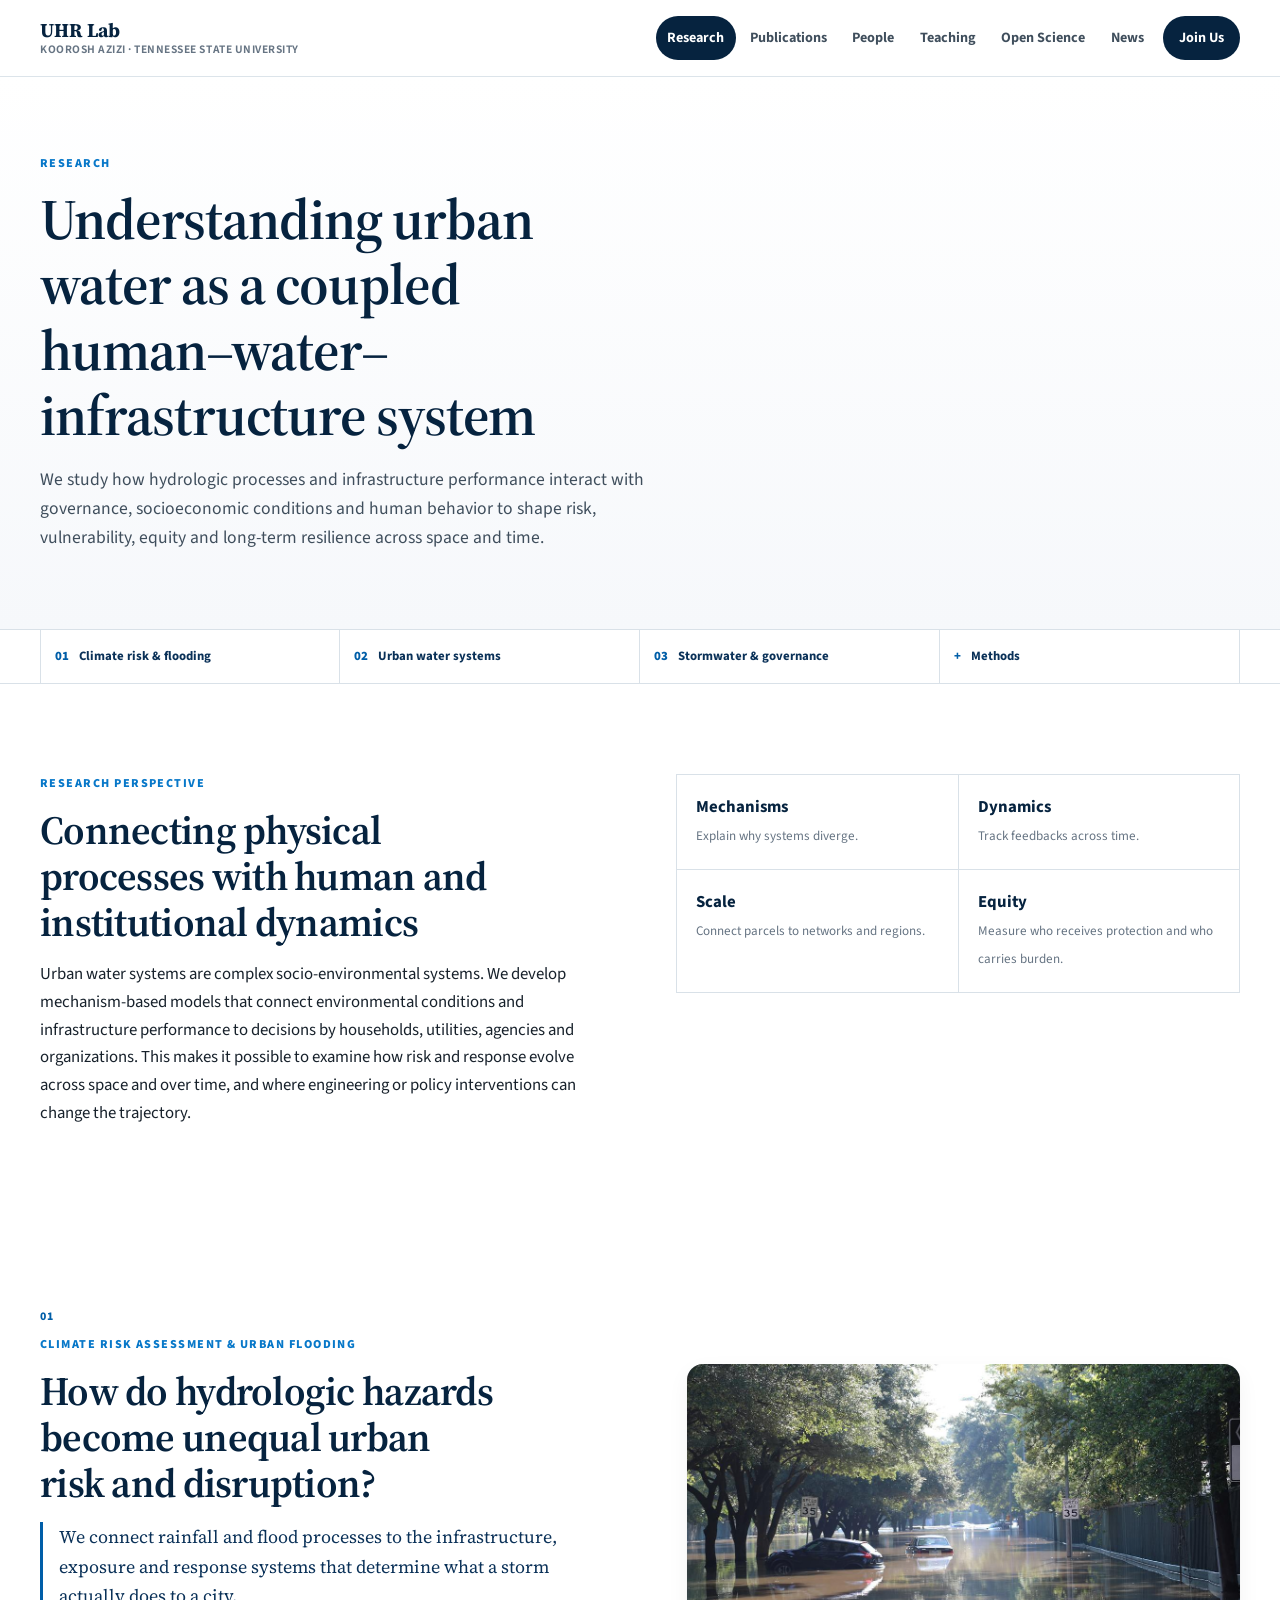
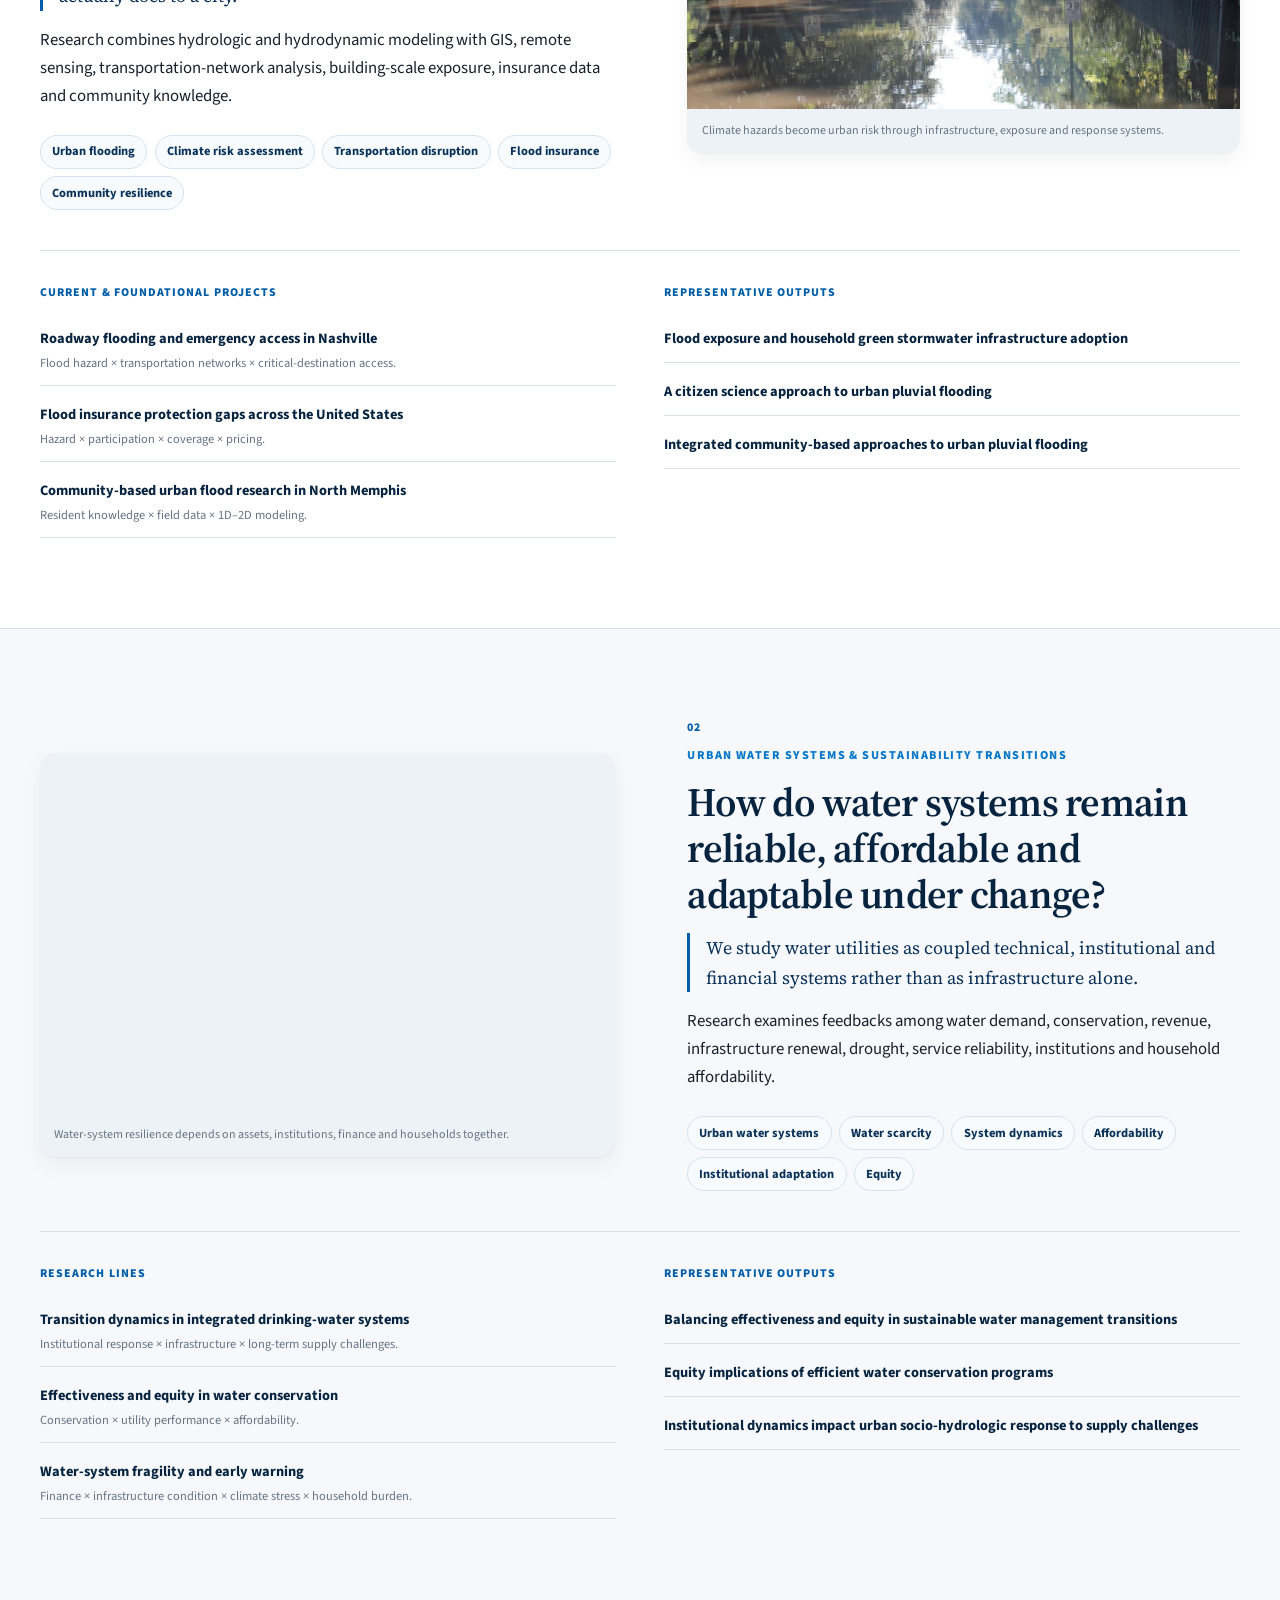
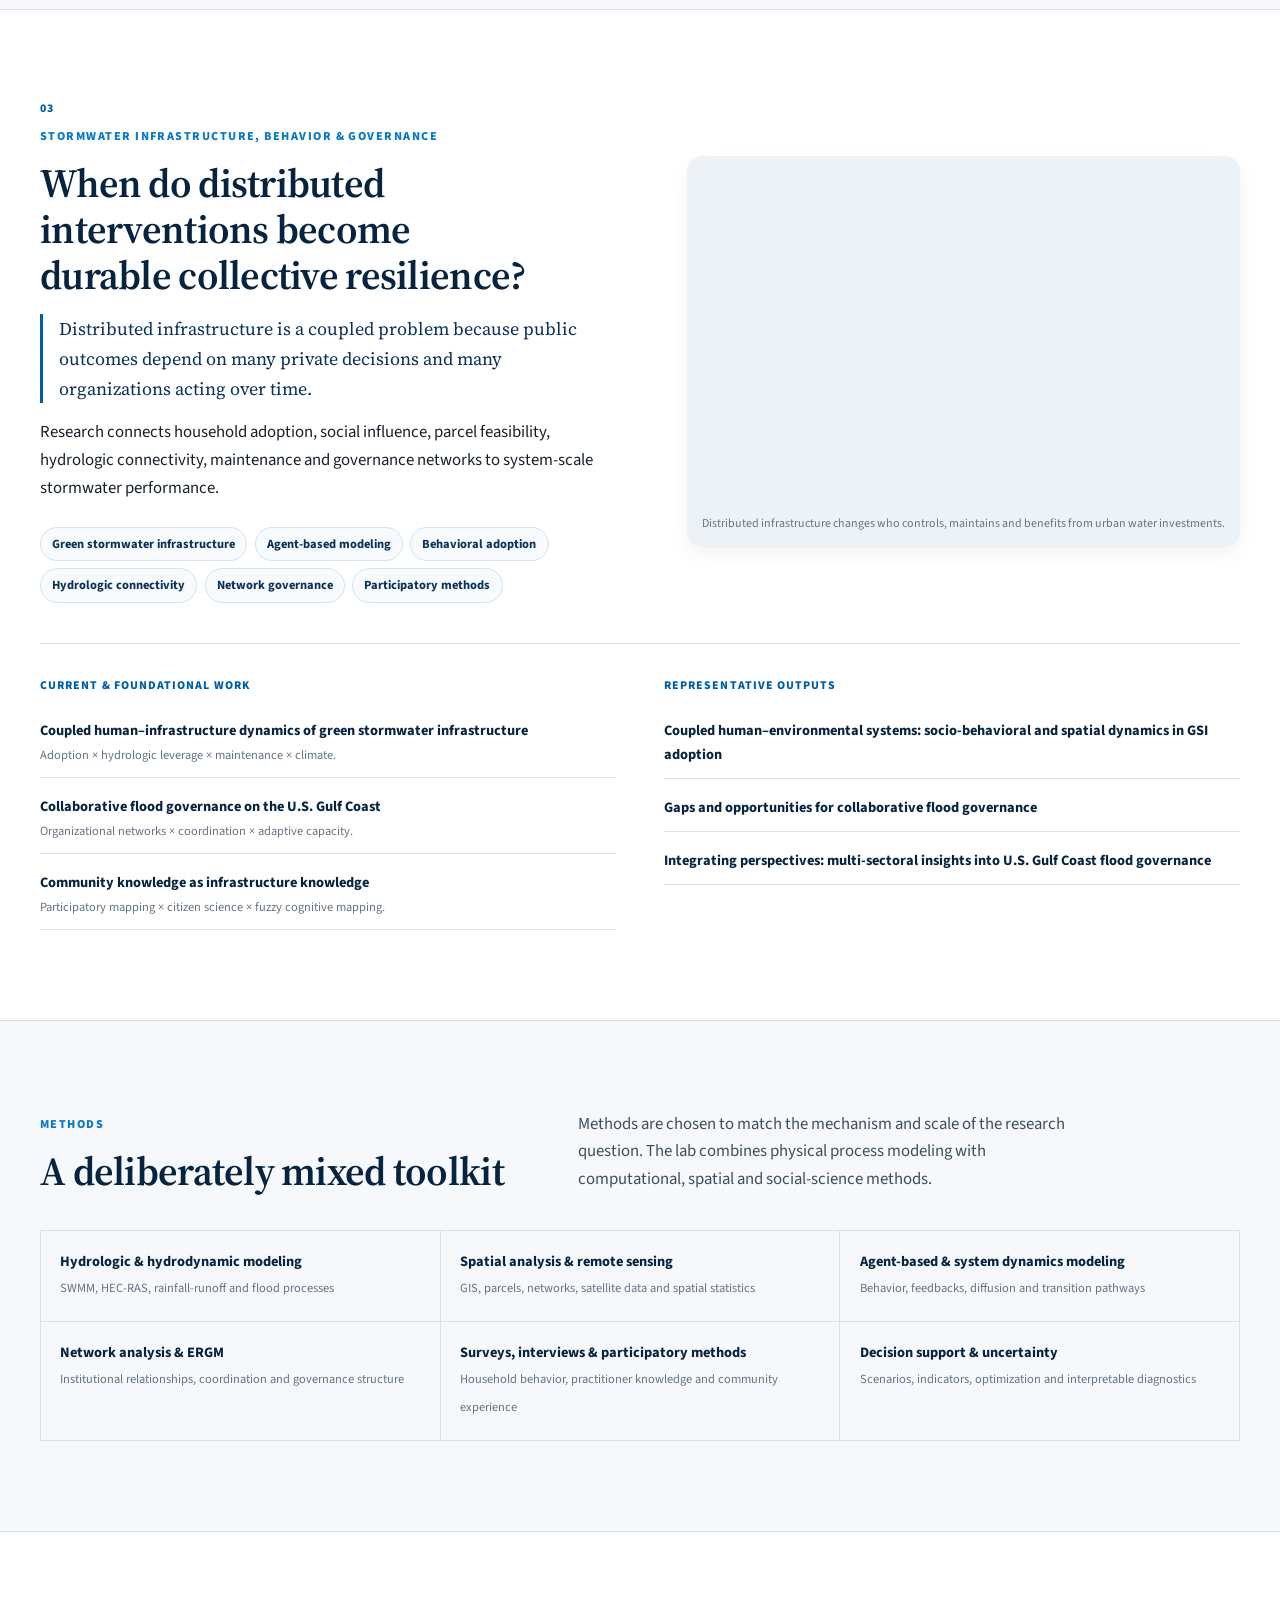
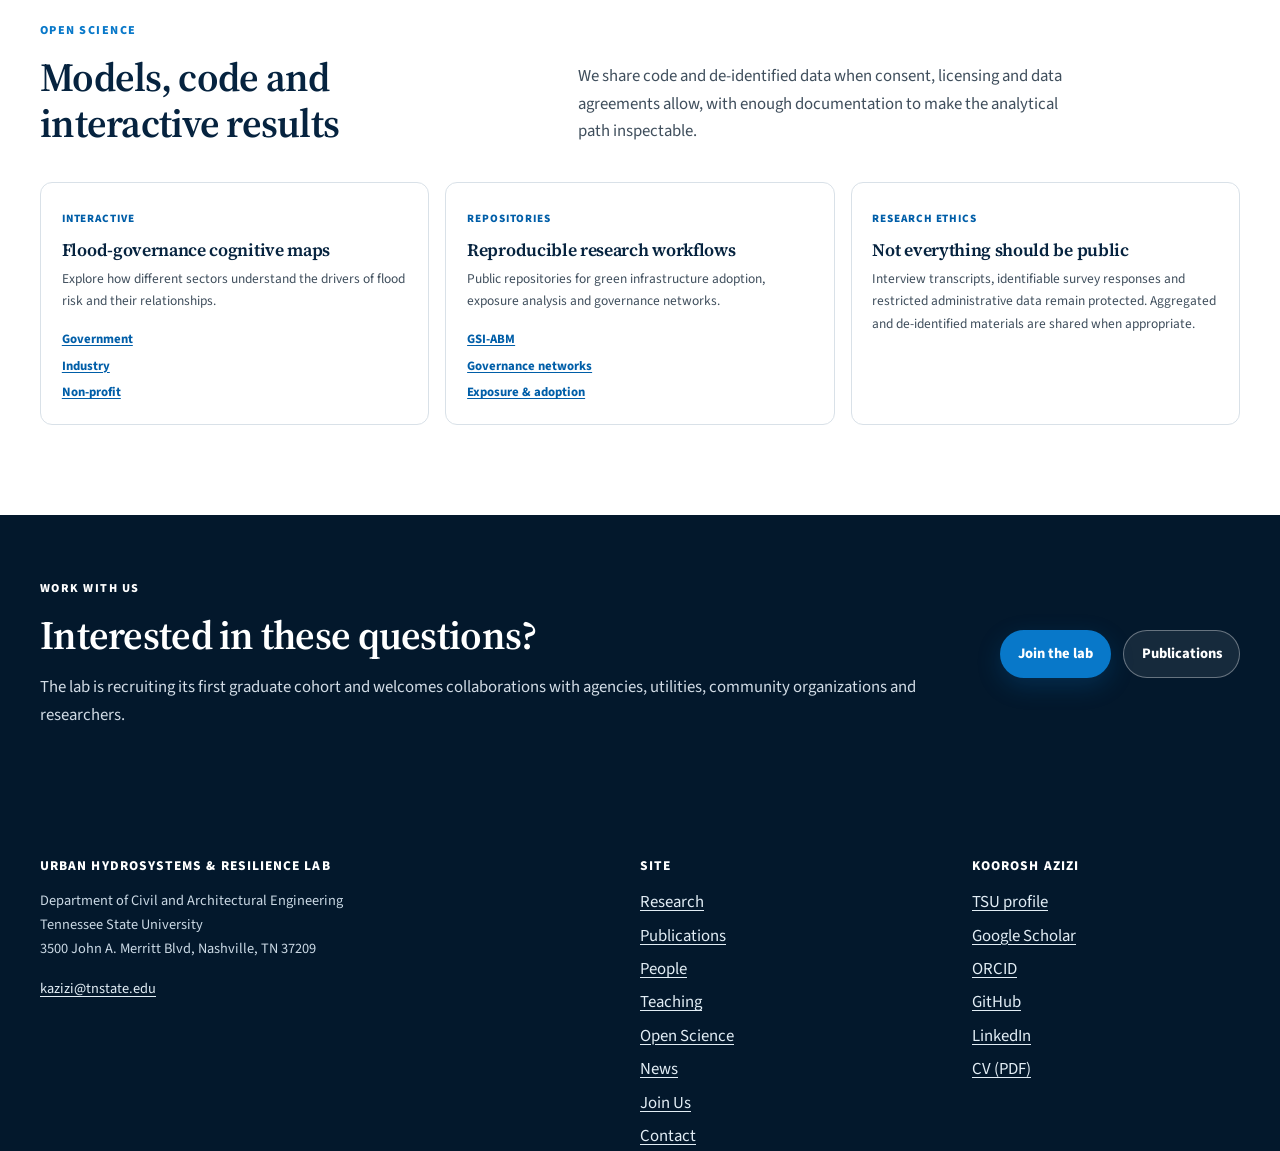
<file: tools.html>
<!DOCTYPE html>
<html lang="en">
<head>
<meta charset="utf-8">
<meta name="viewport" content="width=device-width, initial-scale=1">
<title>Moved | Urban Hydrosystems &amp; Resilience Lab</title>
<meta name="description" content="The Tools &amp; Data page has been folded into the Research page.">
<link rel="canonical" href="https://koazizi.github.io/research.html">
<meta http-equiv="refresh" content="0; url=/research.html#open-science">
<meta name="robots" content="noindex, follow">
<link rel="icon" href="/favicon.svg" type="image/svg+xml">
<style>
  body { margin: 0; min-height: 100vh; display: grid; place-items: center; padding: 24px;
         background: #fff; color: #1a1a1a;
         font: 17px/1.65 -apple-system, BlinkMacSystemFont, "Segoe UI", Arial, sans-serif; }
  main { max-width: 34rem; text-align: center; }
  h1 { font-family: Georgia, serif; color: #003366; font-size: 1.5rem; }
  a { color: #00539f; }
</style>
</head>
<body>
<main>
  <h1>This page has moved</h1>
  <p>
    Code, data and interactive results now live on the
    <a href="/research.html#open-science">Research page</a>. You should be redirected
    automatically.
  </p>
</main>
</body>
</html>
</file>
<file: assets/css/site.css>
/* ========================================================================== 
   Koorosh Azizi | Urban Hydrosystems & Resilience Lab
   Professional academic design system, August 2026
   ========================================================================== */

@font-face {
  font-family: "Source Sans 3";
  src: url("../fonts/SourceSans3-var.woff2") format("woff2");
  font-weight: 200 900;
  font-style: normal;
  font-display: swap;
}
@font-face {
  font-family: "Source Serif 4";
  src: url("../fonts/SourceSerif4-var.woff2") format("woff2");
  font-weight: 200 900;
  font-style: normal;
  font-display: swap;
}

:root {
  --navy-950: #03182c;
  --navy-900: #06233f;
  --navy-800: #0a3158;
  --blue-700: #005ea8;
  --blue-600: #0878c9;
  --blue-300: #86c5ee;
  --blue-100: #e8f3fb;
  --teal-700: #0c706f;
  --teal-100: #e7f5f4;
  --green-700: #52764a;
  --green-100: #eef5eb;
  --purple-700: #6b5595;
  --purple-100: #f2eef9;
  --gold-600: #9a680e;
  --gold-100: #fbf4e6;

  --ink: #17212b;
  --ink-2: #3f4e5c;
  --ink-3: #667483;
  --paper: #ffffff;
  --paper-2: #f6f8fb;
  --paper-3: #edf2f6;
  --line: #d9e1e8;
  --line-strong: #bcc8d3;
  --shadow-sm: 0 1px 2px rgba(3,24,44,.04), 0 8px 22px rgba(3,24,44,.05);
  --shadow-md: 0 18px 50px rgba(3,24,44,.10);
  --shadow-lg: 0 28px 80px rgba(3,24,44,.17);

  --serif: "Source Serif 4", Georgia, "Times New Roman", serif;
  --sans: "Source Sans 3", Inter, -apple-system, BlinkMacSystemFont, "Segoe UI", Arial, sans-serif;
  --wrap: 1200px;
  --measure: 70ch;
  --radius-sm: 8px;
  --radius-md: 14px;
  --radius-lg: 24px;
  --s1: .25rem;
  --s2: .5rem;
  --s3: .75rem;
  --s4: 1rem;
  --s5: 1.5rem;
  --s6: 2rem;
  --s7: 3rem;
  --s8: 4rem;
  --s9: 6rem;

  /* Compatibility aliases used by the refinement layer. */
  --tsu-blue: var(--blue-700);
  --tsu-navy: var(--navy-900);
  --tsu-deep: var(--navy-950);
  --tsu-light: var(--blue-300);
  --bg: var(--paper);
  --bg-tint: var(--blue-100);
  --bg-subtle: var(--paper-2);
  --rule: var(--line);
  --rule-strong: var(--line-strong);
  --ink-muted: var(--ink-2);
  --ink-faint: var(--ink-3);
  --w-wide: var(--wrap);
}

*, *::before, *::after { box-sizing: border-box; }
html { scroll-behavior: smooth; scroll-padding-top: 92px; }
body {
  margin: 0;
  color: var(--ink);
  background: var(--paper);
  font-family: var(--sans);
  font-size: clamp(1rem, .985rem + .08vw, 1.07rem);
  line-height: 1.66;
  font-synthesis: none;
  -webkit-font-smoothing: antialiased;
  text-rendering: optimizeLegibility;
}
img { display: block; max-width: 100%; height: auto; }
svg { display: block; }
p { margin: 0 0 var(--s4); }
p:last-child { margin-bottom: 0; }
ul, ol { margin: 0 0 var(--s4); padding-left: 1.3rem; }
li + li { margin-top: .35rem; }
h1, h2, h3, h4 {
  margin: 0 0 var(--s4);
  color: var(--navy-900);
  font-family: var(--serif);
  font-weight: 620;
  line-height: 1.15;
  letter-spacing: -.018em;
  text-wrap: balance;
}
h1 { font-size: clamp(2.45rem, 1.75rem + 3vw, 4.6rem); }
h2 { font-size: clamp(1.8rem, 1.5rem + 1.25vw, 2.75rem); }
h3 { font-size: clamp(1.18rem, 1.08rem + .38vw, 1.48rem); }
h4 { font-family: var(--sans); font-size: 1rem; font-weight: 750; letter-spacing: 0; }
a { color: var(--blue-700); text-underline-offset: .18em; text-decoration-thickness: .075em; }
a:hover { color: var(--navy-800); }
strong { font-weight: 720; }
small { font-size: .875rem; }
::selection { background: var(--blue-100); color: var(--navy-950); }
:focus-visible { outline: 3px solid var(--blue-300); outline-offset: 3px; border-radius: 4px; }

.wrap { width: min(var(--wrap), calc(100% - 2.5rem)); margin-inline: auto; }
.wrap.list-width { width: min(900px, calc(100% - 2.5rem)); }
.list-width { max-width: 900px; }
.section { position: relative; padding-block: clamp(4.5rem, 7vw, 7rem); }
.section--tight { padding-block: clamp(2rem, 4vw, 3.5rem); }
.section--tint { background: var(--paper-2); border-block: 1px solid var(--line); }
.grid { display: grid; gap: var(--s5); }
.grid--2 { grid-template-columns: repeat(2, minmax(0,1fr)); }
.muted { color: var(--ink-3); }
.lede { font-size: 1.18rem; color: var(--ink-2); }
.mb-0 { margin-bottom: 0 !important; }
.mt-5 { margin-top: var(--s5) !important; }
.mt-6 { margin-top: var(--s6) !important; }
.mt-7 { margin-top: var(--s7) !important; }

.skip-link {
  position: fixed;
  z-index: 1000;
  top: .75rem;
  left: .75rem;
  transform: translateY(-160%);
  padding: .75rem 1rem;
  border-radius: var(--radius-sm);
  background: var(--navy-950);
  color: #fff;
  font-weight: 750;
  text-decoration: none;
  transition: transform .16s ease;
}
.skip-link:focus { transform: translateY(0); color: #fff; }

/* Header */
.site-header {
  position: sticky;
  z-index: 100;
  top: 0;
  min-height: 76px;
  border-bottom: 1px solid rgba(217,225,232,.9);
  background: rgba(255,255,255,.92);
  backdrop-filter: blur(18px) saturate(150%);
  transition: box-shadow .2s ease, background .2s ease;
}
.site-header.is-scrolled { background: rgba(255,255,255,.98); box-shadow: 0 10px 30px rgba(3,24,44,.08); }
.site-header__inner { min-height: 76px; display: flex; align-items: center; justify-content: space-between; gap: 1rem; }
.brand { display: flex; flex-direction: column; min-width: 0; color: var(--navy-900); text-decoration: none; line-height: 1.08; }
.brand__mark { font-family: var(--serif); font-size: 1.22rem; font-weight: 720; letter-spacing: -.01em; }
.brand__sub { margin-top: .22rem; color: var(--ink-3); font-size: .72rem; font-weight: 650; letter-spacing: .045em; text-transform: uppercase; }
.nav__list { display: flex; align-items: center; gap: .15rem; margin: 0; padding: 0; list-style: none; }
.nav__list li { margin: 0; }
.nav__link {
  position: relative;
  display: inline-flex;
  align-items: center;
  min-height: 44px;
  padding: .55rem .72rem;
  border-radius: 999px;
  color: var(--ink-2);
  font-size: .89rem;
  font-weight: 680;
  text-decoration: none;
  transition: color .18s ease, background .18s ease;
}
.nav__link:hover { color: var(--navy-900); background: var(--blue-100); }
.nav__link[aria-current="page"] { color: #fff; background: var(--navy-900); }
.nav__toggle {
  display: none;
  min-width: 48px;
  min-height: 44px;
  border: 1px solid var(--line-strong);
  border-radius: 999px;
  background: #fff;
  color: var(--navy-900);
  font: 700 .9rem/1 var(--sans);
  cursor: pointer;
}

/* Generic page header */
.page-head {
  position: relative;
  overflow: hidden;
  padding-block: clamp(4rem, 7vw, 7rem) clamp(3rem, 5vw, 5rem);
  border-bottom: 1px solid rgba(255,255,255,.12);
  color: #fff;
  background:
    radial-gradient(circle at 82% 18%, rgba(134,197,238,.22), transparent 23rem),
    linear-gradient(125deg, var(--navy-950), var(--navy-800) 65%, #0b4875);
}
.page-head::after {
  content: "";
  position: absolute;
  width: 420px;
  height: 420px;
  right: -140px;
  bottom: -260px;
  border: 1px solid rgba(255,255,255,.12);
  border-radius: 50%;
  box-shadow: 0 0 0 52px rgba(255,255,255,.025), 0 0 0 104px rgba(255,255,255,.02);
}
.page-head .wrap { position: relative; z-index: 1; }
.page-head h1 { max-width: 18ch; color: #fff; font-size: clamp(2.4rem, 1.75rem + 2.7vw, 4.2rem); }
.page-head__eyebrow, .eyebrow {
  margin: 0 0 .8rem;
  color: var(--blue-600);
  font-size: .76rem;
  font-weight: 820;
  letter-spacing: .12em;
  text-transform: uppercase;
}
.page-head__eyebrow { color: #9ed4f7; }
.page-head__lede { max-width: 70ch; margin: 0; color: #dce9f4; font-size: clamp(1.05rem, 1rem + .28vw, 1.25rem); }
.page-head a { color: #fff; }

/* Section headings */
.section-head { max-width: 66rem; margin-bottom: clamp(2.2rem, 4vw, 3.5rem); }
.section-head h2 { max-width: 24ch; }
.section-head > p:last-child { max-width: 72ch; color: var(--ink-2); font-size: 1.08rem; }
.compact-head { margin-bottom: var(--s5); }
.compact-head h2 { font-size: 1.65rem; }

/* Buttons */
.btn-row { display: flex; flex-wrap: wrap; gap: .7rem; align-items: center; }
.btn {
  display: inline-flex;
  align-items: center;
  justify-content: center;
  min-height: 48px;
  padding: .75rem 1.08rem;
  border: 1px solid transparent;
  border-radius: 999px;
  font-size: .91rem;
  font-weight: 760;
  line-height: 1.1;
  text-decoration: none;
  transition: transform .16s ease, box-shadow .16s ease, background .16s ease, color .16s ease;
}
.btn:hover { transform: translateY(-2px); }
.btn--primary { background: var(--blue-600); color: #fff; box-shadow: 0 8px 24px rgba(8,120,201,.22); }
.btn--primary:hover { background: #0368b2; color: #fff; box-shadow: 0 12px 30px rgba(8,120,201,.30); }
.btn--ghost { border-color: rgba(255,255,255,.35); background: rgba(255,255,255,.08); color: #fff; }
.btn--ghost:hover { background: rgba(255,255,255,.16); color: #fff; }
.section .btn--ghost, .page-head + .section .btn--ghost { border-color: var(--line-strong); background: #fff; color: var(--navy-900); }

/* Cards and shared content */
.card { padding: var(--s5); border: 1px solid var(--line); border-radius: var(--radius-md); background: #fff; box-shadow: var(--shadow-sm); }
.card--tint { background: var(--paper-2); }
.chips { display: flex; flex-wrap: wrap; gap: .45rem; margin: var(--s5) 0 0; padding: 0; list-style: none; }
.chips li { margin: 0; padding: .36rem .7rem; border: 1px solid #d4e3ef; border-radius: 999px; background: #f7fbfe; color: var(--navy-800); font-size: .78rem; font-weight: 720; }
.linkrow { display: flex; flex-wrap: wrap; gap: .55rem; margin: 0; padding: 0; list-style: none; }
.linkrow li { margin: 0; }
.linkrow a { display: inline-flex; align-items: center; min-height: 40px; padding: .45rem .75rem; border: 1px solid var(--line); border-radius: 999px; background: #fff; font-size: .84rem; font-weight: 720; text-decoration: none; }
.text-link { font-weight: 760; text-decoration: none; }
.text-link:hover { text-decoration: underline; }
.figure { margin: 0; overflow: hidden; border: 1px solid var(--line); border-radius: var(--radius-md); background: #fff; box-shadow: var(--shadow-sm); }
.figure img { width: 100%; }
.figure figcaption { padding: .8rem 1rem; border-top: 1px solid var(--line); color: var(--ink-3); font-size: .78rem; line-height: 1.45; }
.figure cite { font-style: normal; }

/* Bands and footer */
.band { padding-block: clamp(3.5rem, 6vw, 5rem); color: #fff; background: var(--navy-900); }
.band h2, .band .eyebrow { color: #fff; }
.band p { color: #dce8f2; }
.band a:not(.btn) { color: #fff; }
.band__grid { display: grid; grid-template-columns: minmax(0,1.35fr) auto; gap: var(--s7); align-items: center; }
.site-footer { padding-block: var(--s8) var(--s5); color: #cbd9e5; background: var(--navy-950); }
.site-footer__grid { display: grid; grid-template-columns: minmax(0,1.4fr) .7fr .7fr; gap: var(--s8); }
.site-footer h2 { color: #fff; font-family: var(--sans); font-size: .84rem; font-weight: 800; letter-spacing: .08em; text-transform: uppercase; }
.site-footer p { font-size: .9rem; }
.site-footer ul { margin: 0; padding: 0; list-style: none; }
.site-footer li { margin: 0 0 .35rem; }
.site-footer a { color: #e2edf5; }
.site-footer__legal { margin-top: var(--s7); padding-top: var(--s4); border-top: 1px solid rgba(255,255,255,.13); color: #9fb2c2; font-size: .77rem; }

/* Tables */
.table-wrap { overflow-x: auto; border: 1px solid var(--line); border-radius: var(--radius-md); background: #fff; }
table { width: 100%; border-collapse: collapse; }
caption { padding: 1rem; color: var(--ink-3); text-align: left; font-size: .8rem; }
th, td { padding: 1rem; border-top: 1px solid var(--line); text-align: left; vertical-align: top; }
thead th { border-top: 0; background: var(--paper-2); color: var(--navy-900); font-size: .78rem; letter-spacing: .06em; text-transform: uppercase; }
tbody th { color: var(--navy-900); font-weight: 720; }

/* Course cards */
.course-grid { display: grid; grid-template-columns: repeat(3,minmax(0,1fr)); gap: var(--s5); }
.course-card { display: flex; flex-direction: column; overflow: hidden; min-height: 100%; border: 1px solid var(--line); border-radius: var(--radius-md); background: #fff; box-shadow: var(--shadow-sm); transition: transform .2s ease, box-shadow .2s ease; }
.course-card:hover { transform: translateY(-4px); box-shadow: var(--shadow-md); }
.course-card__media { position: relative; aspect-ratio: 16/9; overflow: hidden; background: linear-gradient(135deg,var(--blue-100),var(--paper-3)); }
.course-card__media img { width: 100%; height: 100%; object-fit: cover; }
.course-card__term { position: absolute; left: .8rem; bottom: .8rem; padding: .32rem .62rem; border-radius: 999px; background: rgba(3,24,44,.83); color: #fff; font-size: .69rem; font-weight: 800; letter-spacing: .07em; text-transform: uppercase; backdrop-filter: blur(6px); }
.course-card__body { flex: 1; padding: 1.25rem 1.3rem .8rem; }
.course-card__body h3 { font-size: 1.18rem; }
.course-card__eval { display: inline-block; margin-bottom: .4rem; padding: .25rem .55rem; border-radius: 999px; background: var(--green-100); color: var(--green-700); font-size: .74rem; font-weight: 800; }
.course-card__note { color: var(--ink-2); font-size: .9rem; }
.course-card__credit { margin: 0; padding: 0 1.3rem 1rem; color: var(--ink-3); font-size: .68rem; }

/* News */
.news { margin: 0; padding: 0; list-style: none; }
.news > li { display: grid; grid-template-columns: 7.5rem 1fr; gap: var(--s5); margin: 0; padding: var(--s5) 0; border-top: 1px solid var(--line); }
.news time { color: var(--blue-700); font-size: .78rem; font-weight: 820; letter-spacing: .04em; text-transform: uppercase; }
.news h3 { margin-bottom: .35rem; font-family: var(--sans); font-size: 1.05rem; font-weight: 760; letter-spacing: -.005em; }
.news p { color: var(--ink-2); font-size: .93rem; }

/* Publications */
.pub-note { padding: 1rem 1.2rem; border-left: 4px solid var(--blue-600); background: var(--blue-100); color: var(--ink-2); font-size: .88rem; }
.pub-year { position: sticky; top: 86px; z-index: 4; margin: var(--s7) 0 var(--s2); padding: .5rem 0; background: rgba(255,255,255,.96); color: var(--blue-700); font-family: var(--sans); font-size: .88rem; font-weight: 850; letter-spacing: .1em; text-transform: uppercase; backdrop-filter: blur(8px); }
.pub-list { margin: 0; padding: 0; list-style: none; counter-reset: pubs; }
.pub { position: relative; margin: 0; padding: 1.25rem 0 1.25rem 2.4rem; border-top: 1px solid var(--line); counter-increment: pubs; }
.pub::before { content: counter(pubs, decimal-leading-zero); position: absolute; left: 0; top: 1.35rem; color: var(--ink-3); font-size: .7rem; font-weight: 800; }
.pub__title { margin-bottom: .4rem; color: var(--navy-900); font-family: var(--serif); font-size: 1.14rem; font-weight: 650; line-height: 1.35; }
.pub__title a { color: inherit; text-decoration: none; }
.pub__title a:hover { color: var(--blue-700); text-decoration: underline; }
.pub__authors, .pub__venue { margin-bottom: .25rem; color: var(--ink-2); font-size: .88rem; }
.pub__links { display: flex; flex-wrap: wrap; gap: .45rem; margin-top: .6rem; }
.pub__links a { display: inline-flex; padding: .28rem .55rem; border: 1px solid var(--line); border-radius: 999px; background: #fff; font-size: .73rem; font-weight: 760; text-decoration: none; }
.me { color: var(--navy-900); font-weight: 800; }

/* Facts, steps, roster */
.facts { margin: 0; }
.facts > div { display: grid; grid-template-columns: 10rem 1fr; gap: var(--s5); padding: 1rem 0; border-top: 1px solid var(--line); }
.facts dt { color: var(--navy-900); font-weight: 800; }
.facts dd { margin: 0; color: var(--ink-2); }
.steps { display: grid; grid-template-columns: repeat(5,minmax(0,1fr)); gap: .8rem; }
.step { position: relative; padding: 1.2rem; border: 1px solid var(--line); border-radius: var(--radius-md); background: #fff; }
.step__n { display: inline-block; margin-bottom: .75rem; color: var(--blue-700); font-size: .7rem; font-weight: 850; letter-spacing: .09em; text-transform: uppercase; }
.step h3 { font-size: 1.05rem; }
.step p { color: var(--ink-2); font-size: .86rem; }
.roster { margin: 0; padding: 0; list-style: none; }
.roster li { display: flex; justify-content: space-between; gap: 1rem; margin: 0; padding: 1rem 0; border-top: 1px solid var(--line); }
.roster__name, .roster__detail { display: block; }
.roster__name { color: var(--navy-900); font-weight: 780; }
.roster__detail { color: var(--ink-2); font-size: .88rem; }
.roster__when { flex: 0 0 auto; color: var(--blue-700); font-size: .8rem; font-weight: 800; }

/* Tags and awards */
.award { padding: 1.1rem 0; border-top: 1px solid var(--line); }
.award h3 { margin-bottom: .35rem; font-family: var(--sans); font-size: 1rem; font-weight: 760; }
.award__meta { color: var(--ink-2); font-size: .88rem; }
.tag { display: inline-flex; margin-right: .5rem; padding: .2rem .5rem; border-radius: 999px; font-size: .66rem; font-weight: 850; letter-spacing: .06em; text-transform: uppercase; }
.tag--awarded { background: var(--green-100); color: var(--green-700); }
.tag--review { background: var(--purple-100); color: var(--purple-700); }

@media (max-width: 1040px) {
  .nav__toggle { display: inline-flex; align-items: center; justify-content: center; }
  .site-header__inner { flex-wrap: wrap; padding-block: .65rem; }
  .nav { display: none; flex-basis: 100%; }
  .nav.is-open { display: block; }
  .nav__list { display: grid; grid-template-columns: repeat(2,minmax(0,1fr)); gap: .4rem; padding: .6rem 0 .4rem; }
  .nav__link { width: 100%; justify-content: center; border-radius: var(--radius-sm); background: var(--paper-2); }
  .no-js .nav { display: block; }
  .no-js .nav__toggle { display: none; }
  .course-grid { grid-template-columns: repeat(2,minmax(0,1fr)); }
  .steps { grid-template-columns: repeat(2,minmax(0,1fr)); }
  .site-footer__grid { grid-template-columns: 1.2fr .8fr .8fr; gap: var(--s5); }
}

@media (max-width: 760px) {
  html { scroll-padding-top: 74px; }
  .wrap, .wrap.list-width { width: min(100% - 1.5rem, var(--wrap)); }
  .section { padding-block: 4rem; }
  .site-header, .site-header__inner { min-height: 68px; }
  .brand__sub { display: none; }
  .nav__list { grid-template-columns: 1fr; }
  .page-head { padding-block: 3.5rem; }
  .page-head h1 { max-width: none; }
  .grid--2, .course-grid, .site-footer__grid, .band__grid { grid-template-columns: 1fr; }
  .band__grid { gap: var(--s5); }
  .news > li { grid-template-columns: 1fr; gap: .4rem; }
  .facts > div { grid-template-columns: 1fr; gap: .25rem; }
  .steps { grid-template-columns: 1fr; }
  .roster li { flex-direction: column; gap: .3rem; }
  .pub-year { top: 74px; }
}

@media (prefers-reduced-motion: reduce) {
  html { scroll-behavior: auto; }
  *, *::before, *::after { scroll-behavior: auto !important; transition: none !important; animation: none !important; }
}
</file>
<file: assets/css/refinement.css>
/* Academic identity and visual refinement — August 2026 */

/* Personal identity in the global header */
.brand__mark { letter-spacing: .01em; }
.brand__sub { max-width: 19rem; }

/* Hero */
.hero--pexels {
  position: relative;
  isolation: isolate;
  background-image: none !important;
  min-height: clamp(640px, 76vh, 860px);
  display: grid;
  align-items: center;
  overflow: hidden;
}
.hero-photo-layer { position: absolute; inset: 0; z-index: -2; }
.hero-photo-layer img { width: 100%; height: 100%; object-fit: cover; object-position: center 54%; }
.hero--pexels::before {
  content: "";
  position: absolute;
  inset: 0;
  z-index: -1;
  background:
    linear-gradient(90deg, rgba(0,24,48,.88) 0%, rgba(0,24,48,.78) 38%, rgba(0,24,48,.46) 65%, rgba(0,24,48,.16) 100%),
    linear-gradient(to bottom, rgba(0,16,32,.16), rgba(0,16,32,.58));
}
.hero-identity-grid {
  display: grid;
  grid-template-columns: minmax(0, 1.25fr) minmax(290px, .68fr);
  gap: var(--s8);
  align-items: end;
}
.hero-panel {
  max-width: 48rem;
  padding: clamp(1.2rem, 1rem + 1vw, 2rem);
  border-radius: 18px;
  background: rgba(3, 18, 35, .38);
  backdrop-filter: blur(5px);
  box-shadow: 0 18px 46px rgba(0,16,32,.18);
}
.hero--identity h1 {
  max-width: 15ch;
  font-size: clamp(2.35rem, 1.55rem + 3.4vw, 4.35rem);
  line-height: 1.03;
}
.hero--identity .hero__lede { max-width: 62ch; font-size: clamp(1.04rem, 1rem + .28vw, 1.24rem); }
.hero--identity .hero__credit { margin-top: var(--s5); }
.identity-card {
  width: min(100%, 28rem);
  justify-self: end;
  padding: var(--s6);
  border-radius: 16px;
  background: rgba(255,255,255,.93);
  box-shadow: 0 24px 56px rgba(0,24,48,.22);
  color: var(--tsu-navy);
}
.identity-card__eyebrow {
  margin: 0 0 var(--s3);
  color: var(--tsu-blue);
  font-size: .76rem;
  font-weight: 800;
  text-transform: uppercase;
  letter-spacing: .09em;
}
.identity-card h2 { margin: 0 0 var(--s5); font-size: 1.25rem; line-height: 1.34; }
.identity-card__scales { display: grid; gap: var(--s2); }
.identity-card__scales span {
  display: block;
  padding: .55rem .75rem;
  border-left: 3px solid var(--tsu-blue);
  background: var(--bg-subtle);
  color: var(--ink-muted);
  font-size: .86rem;
  font-weight: 700;
}
.identity-card__scales span:nth-child(2) { border-color: #167d8d; }
.identity-card__scales span:nth-child(3) { border-color: #4c7d42; }
.identity-card__scales span:nth-child(4) { border-color: #6a55a2; }

.identity-section-head { max-width: 58rem; }
.identity-section-head h2 { max-width: 25ch; }
.home-section-head { max-width: 55rem; }
.compact-head { margin-bottom: var(--s5); }
.text-link { font-weight: 700; text-decoration: none; }
.text-link:hover { text-decoration: underline; }

/* Three scientific questions */
.research-question-grid {
  display: grid;
  grid-template-columns: repeat(3, minmax(0, 1fr));
  gap: var(--s5);
}
.research-question-card {
  display: flex;
  flex-direction: column;
  overflow: hidden;
  border: 1px solid var(--rule);
  border-radius: 14px;
  background: #fff;
  box-shadow: 0 9px 30px rgba(0,36,71,.055);
}
.research-question-card__image { display: block; aspect-ratio: 16/9; overflow: hidden; background: var(--bg-tint); }
.research-question-card__image img { width: 100%; height: 100%; object-fit: cover; transition: transform .35s ease; }
.research-question-card:hover .research-question-card__image img { transform: scale(1.035); }
.research-question-card__body { position: relative; flex: 1; padding: var(--s6) var(--s5) var(--s5); }
.research-question-card__number {
  position: absolute;
  top: -1.25rem;
  left: var(--s5);
  display: grid;
  place-items: center;
  width: 2.5rem;
  height: 2.5rem;
  border-radius: 50%;
  background: var(--tsu-blue);
  color: #fff;
  font-size: .78rem;
  font-weight: 800;
  box-shadow: 0 4px 12px rgba(0,36,71,.18);
}
.research-question-card:nth-child(2) .research-question-card__number { background: #167d8d; }
.research-question-card:nth-child(3) .research-question-card__number { background: #4c7d42; }
.research-question-card__label {
  margin-bottom: var(--s2);
  color: var(--tsu-blue);
  font-size: .72rem;
  font-weight: 800;
  text-transform: uppercase;
  letter-spacing: .07em;
}
.research-question-card h3 { margin-bottom: var(--s3); font-size: 1.27rem; line-height: 1.25; }
.research-question-card h3 a { color: var(--tsu-navy); text-decoration: none; }
.research-question-card h3 a:hover { color: var(--tsu-blue); }
.research-question-card p:last-child { color: var(--ink-muted); }

/* Program architecture */
.program-architecture-section {
  background:
    radial-gradient(circle at 10% 10%, rgba(81,165,232,.10), transparent 31%),
    radial-gradient(circle at 90% 85%, rgba(76,125,66,.09), transparent 29%),
    #fff;
}
.program-architecture {
  display: grid;
  grid-template-columns: repeat(4, minmax(0,1fr));
  gap: var(--s3);
  padding: var(--s6);
  border: 1px solid var(--rule);
  border-radius: 18px;
  background: rgba(255,255,255,.94);
  box-shadow: 0 18px 44px rgba(0,36,71,.065);
}
.architecture-input {
  min-height: 7rem;
  display: flex;
  flex-direction: column;
  justify-content: center;
  padding: var(--s4);
  border-top: 4px solid var(--tsu-blue);
  border-radius: 9px;
  background: var(--bg-subtle);
  text-align: center;
}
.architecture-input span { color: var(--tsu-navy); font-weight: 800; }
.architecture-input small { margin-top: .25rem; color: var(--ink-muted); line-height: 1.35; }
.architecture-input--infrastructure { border-color: #167d8d; }
.architecture-input--institutions { border-color: #6a55a2; }
.architecture-input--behavior { border-color: #4c7d42; }
.architecture-arrows { grid-column: 1 / -1; text-align: center; color: var(--rule-strong); font-size: 2rem; line-height: 1; }
.architecture-center {
  grid-column: 1 / -1;
  display: flex;
  flex-direction: column;
  align-items: center;
  gap: .2rem;
  padding: var(--s5);
  border-radius: 999px;
  background: linear-gradient(120deg, var(--tsu-navy), var(--tsu-blue));
  color: #fff;
  text-align: center;
}
.architecture-center strong { font-family: var(--serif); font-size: 1.4rem; }
.architecture-center span { color: #dbe9f5; }
.architecture-outcomes { grid-column: 1 / -1; display: grid; grid-template-columns: repeat(4,1fr); gap: var(--s3); }
.architecture-outcomes span {
  display: grid;
  place-items: center;
  min-height: 3.5rem;
  border: 1px solid var(--rule);
  border-radius: 9px;
  background: #fff;
  color: var(--tsu-navy);
  font-weight: 800;
}
.architecture-scale {
  grid-column: 1 / -1;
  display: flex;
  flex-wrap: wrap;
  justify-content: center;
  gap: var(--s2);
  padding-top: var(--s4);
  border-top: 1px dashed var(--rule-strong);
}
.architecture-scale strong { color: var(--tsu-navy); }
.architecture-scale span { padding: .2rem .65rem; border-radius: 999px; background: var(--bg-tint); color: var(--ink-muted); font-size: .82rem; font-weight: 700; }
.method-ribbon,
.crosscutting {
  margin-top: var(--s5);
  display: flex;
  flex-wrap: wrap;
  gap: var(--s2);
  align-items: center;
  padding: var(--s4) var(--s5);
  border: 1px solid var(--rule);
  border-radius: 12px;
  background: rgba(255,255,255,.78);
}
.method-ribbon strong,
.crosscutting strong { color: var(--tsu-navy); }
.method-ribbon span,
.crosscutting span { padding: .2rem .65rem; border-radius: 999px; background: var(--bg-tint); color: var(--ink-muted); font-size: .82rem; font-weight: 700; }

/* Contributions and future agenda */
.contribution-grid { display: grid; grid-template-columns: repeat(3,minmax(0,1fr)); gap: var(--s4); }
.contribution-card { padding: var(--s5); border: 1px solid var(--rule); border-radius: 12px; background: #fff; }
.contribution-card > span { display: inline-block; margin-bottom: var(--s3); color: var(--tsu-blue); font-size: .72rem; font-weight: 800; text-transform: uppercase; letter-spacing: .07em; }
.contribution-card h3 { margin-bottom: var(--s3); font-size: 1.08rem; line-height: 1.3; }
.contribution-card p { color: var(--ink-muted); }
.contribution-card a { font-weight: 700; text-decoration: none; }
.contribution-card a:hover { text-decoration: underline; }
.contribution-card--link { background: var(--tsu-navy); color: #fff; }
.contribution-card--link > span, .contribution-card--link h3 { color: #fff; }
.contribution-card--link p { color: #d8e5f1; }
.contribution-card--link a { color: #fff; }
.future-agenda-section { background: linear-gradient(180deg, #fff, var(--bg-subtle)); }
.future-grid { display: grid; grid-template-columns: repeat(3,minmax(0,1fr)); gap: var(--s5); }
.future-grid article { position: relative; padding: var(--s6) var(--s5) var(--s5); border: 1px solid var(--rule); border-radius: 14px; background: #fff; }
.future-grid article > span { position: absolute; top: -1.05rem; left: var(--s5); display: grid; place-items: center; width: 2.2rem; height: 2.2rem; border-radius: 50%; background: var(--tsu-blue); color: #fff; font-size: .75rem; font-weight: 800; }
.future-grid article:nth-child(2) > span { background: #4c7d42; }
.future-grid article:nth-child(3) > span { background: #6a55a2; }
.future-grid h3 { font-size: 1.15rem; }
.future-grid p { color: var(--ink-muted); margin-bottom: 0; }
.current-work-list { border-top: 1px solid var(--rule); }
.current-work-list article { display: grid; grid-template-columns: 8rem 1fr; gap: var(--s4); padding: var(--s4) 0; border-bottom: 1px solid var(--rule); }
.current-work-list article > span { color: var(--tsu-blue); font-size: .76rem; font-weight: 800; text-transform: uppercase; letter-spacing: .06em; }
.current-work-list h3 { margin-bottom: var(--s1); font-family: var(--sans); font-size: 1rem; }
.current-work-list p { margin: 0; color: var(--ink-muted); font-size: .9rem; }

/* Shared page sections */
.home-two-column { display: grid; grid-template-columns: minmax(0,1.55fr) minmax(280px,.75fr); gap: var(--s8); align-items: start; }
.latest-news-panel { border-left: 1px solid var(--rule); padding-left: var(--s6); }
.latest-news-panel article { padding: var(--s4) 0; border-bottom: 1px solid var(--rule); }
.latest-news-panel time { color: var(--tsu-blue); font-size: .75rem; font-weight: 800; text-transform: uppercase; letter-spacing: .06em; }
.latest-news-panel h3 { margin: var(--s2) 0; font-family: var(--sans); font-size: .98rem; line-height: 1.35; }
.latest-news-panel p { color: var(--ink-muted); font-size: .88rem; }
.band--strong { position: relative; overflow: hidden; background: linear-gradient(120deg, rgba(0,36,71,.99), rgba(0,83,159,.95)); }
.band--strong::after { content: ""; position: absolute; inset: -30%; background: repeating-radial-gradient(ellipse at 20% 40%, transparent 0 18px, rgba(255,255,255,.025) 19px 20px); pointer-events: none; }
.band--strong .wrap { position: relative; z-index: 1; }

/* Research page */
.section--tight { padding-block: var(--s5); }
.research-overview-strip { display: grid; grid-template-columns: repeat(3,1fr); gap: var(--s3); }
.research-overview-strip > div { display: flex; gap: var(--s3); align-items: flex-start; padding: var(--s4); border-left: 3px solid var(--tsu-blue); background: var(--bg-subtle); }
.research-overview-strip > div:nth-child(2) { border-color: #167d8d; }
.research-overview-strip > div:nth-child(3) { border-color: #4c7d42; }
.research-overview-strip span { color: var(--tsu-blue); font-size: .72rem; font-weight: 800; }
.research-overview-strip a { color: var(--tsu-navy); font-weight: 800; text-decoration: none; line-height: 1.3; }
.research-overview-strip a:hover { color: var(--tsu-blue); text-decoration: underline; }
.crosscutting--research { background: #fff; }
.research-logic-section { background: #fff; }
.research-logic-grid { display: grid; grid-template-columns: minmax(0,1fr) minmax(320px,.9fr); gap: var(--s8); align-items: center; }
.scale-ladder { display: grid; gap: var(--s3); }
.scale-ladder div { position: relative; padding: var(--s4) var(--s4) var(--s4) calc(var(--s4) + .35rem); border-left: 4px solid var(--tsu-blue); border-radius: 8px; background: var(--bg-subtle); }
.scale-ladder div:nth-child(2) { margin-left: 1.5rem; border-color: #167d8d; }
.scale-ladder div:nth-child(3) { margin-left: 3rem; border-color: #4c7d42; }
.scale-ladder div:nth-child(4) { margin-left: 4.5rem; border-color: #6a55a2; }
.scale-ladder span { display: block; color: var(--tsu-navy); font-weight: 800; }
.scale-ladder small { color: var(--ink-muted); }
.theme--refined { gap: var(--s8); align-items: center; }
.figure--pexels { overflow: hidden; box-shadow: 0 14px 36px rgba(0,36,71,.08); }
.figure--pexels img { width: 100%; aspect-ratio: 16/9; object-fit: cover; }
.theme-evidence-grid { display: grid; grid-template-columns: repeat(2,minmax(0,1fr)); gap: var(--s4); }
.theme-evidence { padding: var(--s5); border: 1px solid var(--rule); border-radius: 12px; background: #fff; }
.theme-evidence__label { margin-bottom: var(--s2); color: var(--tsu-blue) !important; font-size: .72rem; font-weight: 800; text-transform: uppercase; letter-spacing: .07em; }
.theme-evidence h3 { margin-bottom: var(--s3); }
.theme-evidence p { color: var(--ink-muted); }
.theme-evidence .project__meta { margin-bottom: 0; color: var(--ink-faint); }
.theme-evidence--output { background: var(--bg-subtle); }
.theme-evidence--output ul { margin: 0; padding-left: 1.15rem; }
.theme-evidence--output li + li { margin-top: var(--s2); }
.theme-evidence--output a { font-weight: 700; }
.research-synthesis-section { background: linear-gradient(135deg, #eff6fb, #f7f9fb 48%, #eef7f0); }
.synthesis-grid { display: grid; grid-template-columns: repeat(3,minmax(0,1fr)); gap: var(--s5); }
.synthesis-grid article { padding: var(--s5); border: 1px solid rgba(0,83,159,.15); border-radius: 12px; background: rgba(255,255,255,.86); }
.synthesis-grid article > span { color: var(--tsu-blue); font-size: .72rem; font-weight: 800; text-transform: uppercase; letter-spacing: .08em; }
.synthesis-grid h3 { margin: var(--s3) 0; }
.synthesis-grid p { margin: 0; color: var(--ink-muted); }
.open-science-grid { display: grid; grid-template-columns: repeat(3,minmax(0,1fr)); gap: var(--s5); }
.open-science-card { padding: var(--s5); border: 1px solid var(--rule); border-radius: 12px; background: #fff; }
.open-science-card > span { display: inline-block; margin-bottom: var(--s3); color: var(--tsu-blue); font-size: .72rem; font-weight: 800; text-transform: uppercase; letter-spacing: .08em; }
.open-science-card p { color: var(--ink-muted); }
.link-stack { display: flex; flex-direction: column; gap: var(--s2); }
.link-stack a { font-weight: 700; text-decoration: none; }
.link-stack a:hover { text-decoration: underline; }

/* About page */
.profile-grid { display: grid; grid-template-columns: minmax(260px,.65fr) minmax(0,1.55fr); gap: var(--s8); align-items: start; }
.profile-photo-card { overflow: hidden; border: 1px solid var(--rule); border-radius: 14px; background: #fff; }
.profile-photo-card img { width: 100%; aspect-ratio: 4/5; object-fit: cover; }
.profile-photo-card__caption { display: flex; flex-direction: column; gap: .15rem; padding: var(--s4); }
.profile-photo-card__caption strong { color: var(--tsu-navy); }
.profile-photo-card__caption span { color: var(--ink-muted); font-size: .88rem; }
.profile-copy h2 { margin-bottom: var(--s4); font-size: clamp(1.65rem,1.4rem + 1vw,2.25rem); }
.profile-lede { max-width: 39ch; color: var(--tsu-navy); font-family: var(--serif); font-size: 1.36rem; line-height: 1.45; }
.vision-grid { display: grid; grid-template-columns: repeat(3,minmax(0,1fr)); gap: var(--s5); }
.vision-grid article { padding: var(--s5); border: 1px solid var(--rule); border-radius: 12px; background: #fff; }
.vision-grid article > span { color: var(--tsu-blue); font-size: .72rem; font-weight: 800; text-transform: uppercase; letter-spacing: .07em; }
.vision-grid h3 { margin: var(--s3) 0; }
.vision-grid p { margin: 0; color: var(--ink-muted); }
.trajectory-grid { display: grid; grid-template-columns: minmax(0,1.1fr) minmax(320px,.9fr); gap: var(--s8); align-items: start; }
.trajectory-timeline { list-style: none; margin: 0; padding: 0 0 0 1.5rem; border-left: 2px solid var(--rule-strong); }
.trajectory-timeline li { position: relative; display: grid; gap: .2rem; padding: 0 0 var(--s5) var(--s4); }
.trajectory-timeline li::before { content: ""; position: absolute; left: -1.92rem; top: .25rem; width: .72rem; height: .72rem; border: 3px solid #fff; border-radius: 50%; background: var(--tsu-blue); box-shadow: 0 0 0 1px var(--tsu-blue); }
.trajectory-timeline span { color: var(--tsu-blue); font-size: .76rem; font-weight: 800; }
.trajectory-timeline strong { color: var(--tsu-navy); }
.trajectory-timeline small { color: var(--ink-muted); }
.approach-grid { display: grid; grid-template-columns: repeat(4,minmax(0,1fr)); gap: var(--s4); }
.approach-grid article { padding: var(--s4); border-top: 4px solid var(--tsu-blue); background: #fff; }
.approach-grid article:nth-child(2) { border-color: #167d8d; }
.approach-grid article:nth-child(3) { border-color: #4c7d42; }
.approach-grid article:nth-child(4) { border-color: #6a55a2; }
.approach-grid h3 { font-size: 1.05rem; }
.approach-grid p { margin: 0; color: var(--ink-muted); font-size: .9rem; }
.lab-snapshot { align-items: start; }
.current-openings-card h2 { font-size: 1.6rem; }
.collab-grid { display: grid; grid-template-columns: repeat(2,minmax(0,1fr)); gap: var(--s4); }
.collab-grid article { padding: var(--s5); border: 1px solid var(--rule); border-radius: 12px; background: #fff; }
.collab-grid h3 { font-size: 1.05rem; }
.collab-grid p { margin: 0; color: var(--ink-muted); }

/* Teaching page styles retained */
.course-grid--refined { grid-template-columns: repeat(3,minmax(0,1fr)); }
.course-grid--refined .course-card { box-shadow: 0 8px 28px rgba(0,36,71,.045); }
.course-grid--refined .course-card__media img { transition: transform .35s ease; }
.course-grid--refined .course-card:hover .course-card__media img { transform: scale(1.035); }
.teaching-research-band { display: flex; justify-content: space-between; gap: var(--s8); align-items: center; }
.teaching-research-band > div:first-child { max-width: 50rem; }
.teaching-research-band h2 { margin-bottom: var(--s3); }

@media (max-width: 1080px) {
  .hero-identity-grid { grid-template-columns: 1fr; align-items: start; }
  .identity-card { justify-self: start; width: min(100%, 38rem); }
  .research-question-grid, .contribution-grid, .future-grid { grid-template-columns: repeat(2,minmax(0,1fr)); }
  .program-architecture { grid-template-columns: repeat(2,minmax(0,1fr)); }
  .architecture-center, .architecture-outcomes, .architecture-scale, .architecture-arrows { grid-column: 1 / -1; }
  .approach-grid { grid-template-columns: repeat(2,minmax(0,1fr)); }
  .course-grid--refined { grid-template-columns: repeat(2,minmax(0,1fr)); }
}

@media (max-width: 760px) {
  .hero--pexels { min-height: 760px; }
  .hero--pexels::before { background: linear-gradient(to bottom, rgba(0,24,48,.91), rgba(0,24,48,.76) 58%, rgba(0,24,48,.91)); }
  .hero-photo-layer img { object-position: 58% center; }
  .hero-panel { background: rgba(3,18,35,.55); }
  .research-question-grid, .contribution-grid, .future-grid, .home-two-column, .research-overview-strip, .research-logic-grid, .theme-evidence-grid, .synthesis-grid, .open-science-grid, .profile-grid, .vision-grid, .trajectory-grid, .approach-grid, .collab-grid, .course-grid--refined { grid-template-columns: 1fr; }
  .program-architecture { grid-template-columns: 1fr; padding: var(--s4); }
  .architecture-input, .architecture-center, .architecture-outcomes, .architecture-scale, .architecture-arrows { grid-column: 1; }
  .architecture-outcomes { grid-template-columns: repeat(2,1fr); }
  .architecture-center { border-radius: 14px; }
  .current-work-list article { grid-template-columns: 1fr; gap: var(--s1); }
  .latest-news-panel { border-left: 0; border-top: 1px solid var(--rule); padding-top: var(--s6); padding-left: 0; }
  .scale-ladder div:nth-child(n) { margin-left: 0; }
  .profile-photo-card { max-width: 360px; }
  .teaching-research-band { flex-direction: column; align-items: flex-start; }
}

/* Teaching philosophy */
.teaching-philosophy-grid { display: grid; grid-template-columns: minmax(0,1.1fr) minmax(320px,.9fr); gap: var(--s8); align-items: center; }
.teaching-principles { display: grid; gap: var(--s3); }
.teaching-principles article { display: grid; gap: .2rem; padding: var(--s4); border-left: 4px solid var(--tsu-blue); border-radius: 8px; background: var(--bg-subtle); }
.teaching-principles article:nth-child(2) { border-color: #167d8d; }
.teaching-principles article:nth-child(3) { border-color: #4c7d42; }
.teaching-principles article:nth-child(4) { border-color: #6a55a2; }
.teaching-principles strong { color: var(--tsu-navy); }
.teaching-principles span { color: var(--ink-muted); font-size: .9rem; }
@media (max-width: 760px) { .teaching-philosophy-grid { grid-template-columns: 1fr; } }

/* Publications identity layer */
.publication-program { padding-block: var(--s7); }
.publication-program-grid { display: grid; grid-template-columns: repeat(3,minmax(0,1fr)); gap: var(--s4); }
.publication-program-grid article { padding: var(--s5); border: 1px solid var(--rule); border-radius: 12px; background: #fff; }
.publication-program-grid article > span { color: var(--tsu-blue); font-size: .72rem; font-weight: 800; text-transform: uppercase; letter-spacing: .07em; }
.publication-program-grid h3 { margin: var(--s3) 0; font-size: 1.05rem; line-height: 1.3; }
.publication-program-grid p { color: var(--ink-muted); font-size: .88rem; }
.publication-program-grid a { font-weight: 700; }
@media (max-width: 900px) { .publication-program-grid { grid-template-columns: repeat(2,minmax(0,1fr)); } }
@media (max-width: 600px) { .publication-program-grid { grid-template-columns: 1fr; } }

/* Split identity hero: preserves the Nashville photograph instead of covering it with text. */
.identity-hero {
  display: grid;
  grid-template-columns: minmax(0, .92fr) minmax(520px, 1.08fr);
  min-height: clamp(650px, 78vh, 880px);
  background: var(--tsu-navy);
}
.identity-hero__content {
  display: grid;
  align-items: center;
  padding: clamp(3rem, 6vw, 7rem) max(2rem, calc((100vw - var(--wrap)) / 2 + 1.5rem));
  padding-right: clamp(2.5rem, 5vw, 6rem);
  color: #fff;
  background:
    radial-gradient(circle at 15% 15%, rgba(81,165,232,.18), transparent 35%),
    linear-gradient(145deg, #001a34, var(--tsu-navy) 68%, #00345f);
}
.identity-hero__inner { max-width: 43rem; }
.identity-hero .hero__kicker {
  margin-bottom: var(--s4);
  color: #9fd0f4;
  font-size: .78rem;
  font-weight: 800;
  letter-spacing: .09em;
  text-transform: uppercase;
}
.identity-hero h1 {
  max-width: 15ch;
  margin-bottom: var(--s5);
  color: #fff;
  font-size: clamp(2.55rem, 1.6rem + 3.1vw, 4.7rem);
  line-height: 1.02;
}
.identity-hero .hero__lede {
  max-width: 61ch;
  color: #dce8f2;
  font-size: clamp(1.03rem, .98rem + .28vw, 1.23rem);
  line-height: 1.68;
}
.identity-hero .btn-row { margin-top: var(--s6); }
.identity-hero__venues {
  margin: var(--s6) 0 0;
  padding-top: var(--s4);
  border-top: 1px solid rgba(255,255,255,.18);
  color: #b8cad9;
  font-size: .82rem;
  line-height: 1.6;
}
.identity-hero__visual {
  position: relative;
  min-height: 650px;
  margin: 0;
  overflow: hidden;
  background: #dbe6ee;
}
.identity-hero__visual > img {
  width: 100%;
  height: 100%;
  object-fit: cover;
  object-position: center 50%;
}
.identity-hero__visual figcaption {
  position: absolute;
  right: 1rem;
  bottom: .75rem;
  padding: .35rem .55rem;
  border-radius: 5px;
  background: rgba(0,20,38,.66);
  color: #fff;
  font-size: .72rem;
}
.identity-hero__question {
  position: absolute;
  left: clamp(1.25rem, 3vw, 3rem);
  bottom: clamp(2.7rem, 5vw, 5.5rem);
  width: min(34rem, calc(100% - 2.5rem));
  padding: var(--s5);
  border-left: 5px solid #51a5e8;
  background: rgba(255,255,255,.94);
  box-shadow: 0 18px 46px rgba(0,24,48,.22);
  color: var(--tsu-navy);
}
.identity-hero__question span {
  display: block;
  margin-bottom: var(--s2);
  color: var(--tsu-blue);
  font-size: .73rem;
  font-weight: 800;
  letter-spacing: .08em;
  text-transform: uppercase;
}
.identity-hero__question strong {
  display: block;
  font-family: var(--serif);
  font-size: clamp(1.05rem, .95rem + .45vw, 1.4rem);
  line-height: 1.38;
}
.research-question-card__mechanism {
  margin: calc(-1 * var(--s1)) 0 var(--s3);
  padding: .5rem .65rem;
  border-radius: 7px;
  background: var(--bg-subtle);
  color: var(--ink-faint) !important;
  font-size: .78rem;
  font-weight: 700;
  line-height: 1.35;
}
.profile-venues {
  margin-top: var(--s5);
  padding: var(--s4);
  border-left: 4px solid var(--tsu-blue);
  background: var(--bg-subtle);
  color: var(--ink-muted);
  font-size: .9rem;
}

@media (max-width: 1100px) {
  .identity-hero { grid-template-columns: 1fr; }
  .identity-hero__content {
    min-height: 570px;
    padding-inline: max(1.5rem, calc((100vw - var(--wrap)) / 2 + 1.5rem));
  }
  .identity-hero__visual { min-height: 560px; }
}

@media (max-width: 760px) {
  .identity-hero__content { min-height: auto; padding: 3.75rem 1.25rem; }
  .identity-hero h1 { max-width: none; font-size: clamp(2.35rem, 10vw, 3.35rem); }
  .identity-hero__visual { min-height: 500px; }
  .identity-hero__visual > img { object-position: 58% center; }
  .identity-hero__question { left: 1rem; bottom: 3.3rem; width: calc(100% - 2rem); padding: var(--s4); }
  .identity-hero__visual figcaption { right: .65rem; bottom: .55rem; }
}

/* Contact page */
.contact-identity-grid { display: grid; grid-template-columns: minmax(0,.9fr) minmax(360px,1.1fr); gap: var(--s8); align-items: start; }
.contact-figure img { width: 100%; aspect-ratio: 3/2; object-fit: cover; }
.contact-purpose-grid { display: grid; grid-template-columns: repeat(2,minmax(0,1fr)); gap: var(--s4); }
.contact-purpose-grid article { padding: var(--s5); border: 1px solid var(--rule); border-radius: 12px; background: #fff; }
.contact-purpose-grid h3 { font-size: 1.1rem; }
.contact-purpose-grid p { color: var(--ink-muted); }
@media (max-width: 760px) { .contact-identity-grid, .contact-purpose-grid { grid-template-columns: 1fr; } }

/* ========================================================================== 
   Clearer TSU-aligned identity and compact professional layouts — 2026-08-13
   ========================================================================== */

/* Compact name-first homepage hero */
.profile-hero {
  position: relative;
  overflow: hidden;
  padding-block: clamp(4rem, 7vw, 6.5rem);
  background:
    radial-gradient(circle at 88% 14%, rgba(134,197,238,.26), transparent 26rem),
    linear-gradient(135deg, #f8fbfd 0%, #eef5fa 56%, #e7f1f8 100%);
  border-bottom: 1px solid var(--line);
}
.profile-hero::before,
.profile-hero::after {
  content: "";
  position: absolute;
  pointer-events: none;
  border: 1px solid rgba(0,94,168,.10);
  border-radius: 50%;
}
.profile-hero::before { width: 26rem; height: 26rem; right: -8rem; top: -13rem; box-shadow: 0 0 0 3.5rem rgba(0,94,168,.025); }
.profile-hero::after { width: 16rem; height: 16rem; right: 30%; bottom: -11rem; }
.profile-hero__grid {
  position: relative;
  z-index: 1;
  display: grid;
  grid-template-columns: minmax(0,1.28fr) minmax(300px,.72fr);
  gap: clamp(3rem, 6vw, 6rem);
  align-items: center;
}
.profile-hero__copy { max-width: 48rem; }
.profile-hero__eyebrow {
  margin: 0 0 .9rem;
  color: var(--blue-700);
  font-size: .76rem;
  font-weight: 820;
  letter-spacing: .09em;
  text-transform: uppercase;
}
.profile-hero h1 {
  margin-bottom: .35rem;
  color: var(--navy-950);
  font-size: clamp(3rem, 2.25rem + 2.5vw, 4.8rem);
  line-height: .98;
  letter-spacing: -.035em;
}
.profile-hero__focus {
  margin: 0 0 1.35rem;
  color: var(--navy-800);
  font-family: var(--serif);
  font-size: clamp(1.35rem, 1.15rem + .75vw, 1.95rem);
  font-weight: 620;
  line-height: 1.25;
}
.profile-hero__focus span { padding-inline: .25rem; color: var(--blue-600); }
.profile-hero__lede {
  max-width: 67ch;
  margin-bottom: 1.35rem;
  color: var(--ink-2);
  font-size: clamp(1.02rem, .99rem + .16vw, 1.14rem);
  line-height: 1.68;
}
.profile-hero__applications {
  display: flex;
  flex-wrap: wrap;
  gap: .45rem;
  margin: 0 0 1.6rem;
}
.profile-hero__applications span {
  padding: .34rem .68rem;
  border: 1px solid #cbdde9;
  border-radius: 999px;
  background: rgba(255,255,255,.72);
  color: var(--navy-800);
  font-size: .77rem;
  font-weight: 740;
}
.btn--secondary {
  border-color: var(--line-strong);
  background: rgba(255,255,255,.82);
  color: var(--navy-900);
}
.btn--secondary:hover { background: #fff; color: var(--blue-700); box-shadow: var(--shadow-sm); }
.profile-hero__visual {
  position: relative;
  width: min(100%, 26rem);
  justify-self: end;
  padding: 0 0 3.5rem 2rem;
}
.profile-hero__portrait {
  position: relative;
  z-index: 1;
  margin: 0;
  overflow: hidden;
  border: 1px solid rgba(255,255,255,.7);
  border-radius: 22px;
  background: #d9e6ef;
  box-shadow: var(--shadow-lg);
}
.profile-hero__portrait img {
  width: 100%;
  aspect-ratio: 4/5;
  object-fit: cover;
  object-position: center 22%;
}
.profile-hero__portrait figcaption {
  padding: .75rem 1rem;
  border-top: 1px solid var(--line);
  background: rgba(255,255,255,.96);
  color: var(--ink-3);
  font-size: .75rem;
}
.profile-hero__research-card {
  position: absolute;
  z-index: 2;
  left: 0;
  right: 2.25rem;
  bottom: 0;
  padding: 1rem 1.1rem;
  border-left: 4px solid var(--blue-600);
  border-radius: 10px;
  background: rgba(255,255,255,.96);
  box-shadow: var(--shadow-md);
}
.profile-hero__research-card > span {
  display: block;
  margin-bottom: .3rem;
  color: var(--blue-700);
  font-size: .68rem;
  font-weight: 840;
  letter-spacing: .09em;
  text-transform: uppercase;
}
.profile-hero__research-card strong {
  display: block;
  color: var(--navy-900);
  font-family: var(--serif);
  font-size: 1rem;
  line-height: 1.35;
}
.profile-hero__research-card p { margin: .45rem 0 0; color: var(--ink-3); font-size: .74rem; line-height: 1.45; }

/* Clean homepage research approach */
.research-approach-section { background: #fff; }
.research-approach-layout {
  display: grid;
  grid-template-columns: minmax(0,.82fr) minmax(0,1.18fr);
  gap: clamp(3rem, 6vw, 6rem);
  align-items: start;
}
.research-approach-copy { max-width: 39rem; }
.research-approach-copy > p:not(.eyebrow) { color: var(--ink-2); }
.research-approach-grid { display: grid; grid-template-columns: repeat(2,minmax(0,1fr)); gap: 1rem; }
.research-approach-grid article {
  min-height: 100%;
  padding: 1.3rem;
  border: 1px solid var(--line);
  border-radius: var(--radius-md);
  background: var(--paper-2);
}
.research-approach-grid article > span { color: var(--blue-700); font-size: .7rem; font-weight: 850; letter-spacing: .08em; }
.research-approach-grid article:nth-child(2) > span { color: var(--teal-700); }
.research-approach-grid article:nth-child(3) > span { color: var(--green-700); }
.research-approach-grid article:nth-child(4) > span { color: var(--purple-700); }
.research-approach-grid h3 { margin: .55rem 0 .45rem; font-size: 1.05rem; }
.research-approach-grid p { margin: 0; color: var(--ink-2); font-size: .88rem; }

/* Research page, simplified and more readable */
.page-head--research-v2 {
  padding-block: clamp(3.6rem, 6vw, 5.7rem);
  background:
    radial-gradient(circle at 88% 10%, rgba(134,197,238,.16), transparent 21rem),
    linear-gradient(125deg, var(--navy-950), var(--navy-800));
}
.page-head--research-v2 h1 { max-width: 23ch; font-size: clamp(2.35rem, 1.75rem + 2.3vw, 3.85rem); }
.page-head--research-v2 .page-head__lede { max-width: 76ch; }
.research-applications { margin-top: 1.2rem; color: #cfe0ec; font-size: .9rem; }
.research-applications strong { color: #fff; }
.research-subnav {
  position: sticky;
  z-index: 20;
  top: 76px;
  border-bottom: 1px solid var(--line);
  background: rgba(255,255,255,.96);
  backdrop-filter: blur(14px);
}
.research-subnav__grid { display: grid; grid-template-columns: repeat(3,minmax(0,1fr)); }
.research-subnav a {
  display: flex;
  gap: .65rem;
  align-items: center;
  min-height: 62px;
  padding: .8rem 1rem;
  border-right: 1px solid var(--line);
  color: var(--navy-900);
  text-decoration: none;
}
.research-subnav a:first-child { border-left: 1px solid var(--line); }
.research-subnav a:hover { background: var(--blue-100); color: var(--blue-700); }
.research-subnav span { color: var(--blue-700); font-size: .69rem; font-weight: 850; }
.research-subnav strong { font-size: .84rem; line-height: 1.25; }
.research-perspective-section { padding-block: clamp(3.6rem, 6vw, 5.4rem); }
.research-perspective-layout {
  display: grid;
  grid-template-columns: minmax(0,1fr) minmax(340px,.9fr);
  gap: clamp(3rem, 6vw, 6rem);
  align-items: center;
}
.research-perspective-layout > div:first-child { max-width: 47rem; }
.research-perspective-layout > div:first-child > p:last-child { color: var(--ink-2); }
.perspective-grid { display: grid; grid-template-columns: repeat(2,minmax(0,1fr)); gap: .8rem; }
.perspective-grid article {
  min-height: 8.2rem;
  padding: 1.1rem;
  border-top: 4px solid var(--blue-600);
  border-radius: 9px;
  background: var(--paper-2);
}
.perspective-grid article:nth-child(2) { border-color: var(--teal-700); }
.perspective-grid article:nth-child(3) { border-color: var(--green-700); }
.perspective-grid article:nth-child(4) { border-color: var(--purple-700); }
.perspective-grid strong { display: block; margin-bottom: .35rem; color: var(--navy-900); font-size: .91rem; }
.perspective-grid span { color: var(--ink-3); font-size: .78rem; line-height: 1.4; }
.research-area-section { scroll-margin-top: 140px; }
.research-area-layout {
  display: grid;
  grid-template-columns: minmax(0,1.25fr) minmax(330px,.75fr);
  gap: clamp(3rem, 6vw, 6rem);
  align-items: center;
}
.research-area-layout--reverse .research-area-copy { order: 2; }
.research-area-layout--reverse .research-area-visual { order: 1; }
.research-area-copy { position: relative; max-width: 48rem; padding-left: 3.4rem; }
.research-area-number {
  position: absolute;
  left: 0;
  top: -.15rem;
  display: grid;
  place-items: center;
  width: 2.45rem;
  height: 2.45rem;
  margin: 0;
  border-radius: 50%;
  background: var(--navy-900);
  color: #fff;
  font-size: .72rem;
  font-weight: 850;
}
#theme-water .research-area-number { background: var(--teal-700); }
#theme-stormwater .research-area-number { background: var(--green-700); }
.research-area-copy h2 { max-width: 22ch; font-size: clamp(1.85rem, 1.55rem + 1vw, 2.6rem); }
.research-area-question {
  margin-bottom: 1rem;
  padding: .8rem 1rem;
  border-left: 4px solid var(--blue-600);
  background: var(--blue-100);
  color: var(--navy-900);
  font-family: var(--serif);
  font-size: 1.08rem;
  font-weight: 620;
  line-height: 1.5;
}
#theme-water .research-area-question { border-color: var(--teal-700); background: var(--teal-100); }
#theme-stormwater .research-area-question { border-color: var(--green-700); background: var(--green-100); }
.research-area-copy > p:not(.eyebrow):not(.research-area-number):not(.research-area-question) { color: var(--ink-2); }
.research-area-visual {
  width: min(100%, 27rem);
  justify-self: end;
  margin: 0;
  overflow: hidden;
  border: 1px solid var(--line);
  border-radius: var(--radius-md);
  background: #fff;
  box-shadow: var(--shadow-md);
}
.research-area-layout--reverse .research-area-visual { justify-self: start; }
.research-area-visual img { width: 100%; aspect-ratio: 4/3; object-fit: cover; }
.research-area-visual figcaption { padding: .75rem .9rem; border-top: 1px solid var(--line); color: var(--ink-3); font-size: .72rem; line-height: 1.4; }
.research-area-visual cite { font-style: normal; }
.research-evidence-layout {
  display: grid;
  grid-template-columns: minmax(0,1.25fr) minmax(280px,.75fr);
  gap: 1.25rem;
  margin-top: 2.6rem;
}
.research-work-panel,
.research-output-panel {
  padding: 1.35rem;
  border: 1px solid var(--line);
  border-radius: var(--radius-md);
  background: #fff;
  box-shadow: var(--shadow-sm);
}
.research-output-panel { background: var(--paper-2); }
.panel-label { margin-bottom: .8rem; color: var(--blue-700); font-size: .7rem; font-weight: 850; letter-spacing: .09em; text-transform: uppercase; }
.research-item-list,
.output-link-list { margin: 0; padding: 0; list-style: none; }
.research-item-list li { display: grid; gap: .2rem; margin: 0; padding: .78rem 0; border-top: 1px solid var(--line); }
.research-item-list li:first-child { border-top: 0; padding-top: 0; }
.research-item-list strong { color: var(--navy-900); font-size: .91rem; }
.research-item-list span { color: var(--ink-3); font-size: .8rem; line-height: 1.4; }
.output-link-list li { margin: 0; padding: .62rem 0; border-top: 1px solid var(--line); }
.output-link-list li:first-child { border-top: 0; padding-top: 0; }
.output-link-list a { color: var(--navy-800); font-size: .84rem; font-weight: 720; line-height: 1.4; text-decoration: none; }
.output-link-list a:hover { color: var(--blue-700); text-decoration: underline; }
.research-methods-section { background: linear-gradient(145deg,#f5f9fc,#edf5f8); }
.research-methods-grid { display: grid; grid-template-columns: repeat(4,minmax(0,1fr)); gap: 1rem; }
.research-methods-grid article { padding: 1.25rem; border: 1px solid var(--line); border-radius: var(--radius-md); background: rgba(255,255,255,.92); }
.research-methods-grid article > span { color: var(--blue-700); font-size: .68rem; font-weight: 850; letter-spacing: .08em; text-transform: uppercase; }
.research-methods-grid h3 { margin: .55rem 0 .45rem; font-size: 1.03rem; }
.research-methods-grid p { margin: 0; color: var(--ink-2); font-size: .84rem; }
.research-program-support {
  display: grid;
  grid-template-columns: minmax(0,1.15fr) minmax(320px,.85fr);
  gap: clamp(3rem, 6vw, 6rem);
  align-items: start;
}
.open-science-list { border-top: 1px solid var(--line); }
.open-science-list a { display: grid; gap: .18rem; padding: 1rem 0; border-bottom: 1px solid var(--line); text-decoration: none; }
.open-science-list strong { color: var(--navy-900); }
.open-science-list span { color: var(--ink-3); font-size: .82rem; }
.program-support-card { padding: 1.5rem; border-radius: var(--radius-md); background: var(--navy-900); color: #fff; box-shadow: var(--shadow-md); }
.program-support-card h2 { color: #fff; font-size: 1.55rem; }
.program-support-card .eyebrow { color: #9ed4f7; }
.program-support-card ul { margin: 0; padding: 0; list-style: none; }
.program-support-card li { display: grid; gap: .2rem; margin: 0; padding: .85rem 0; border-top: 1px solid rgba(255,255,255,.16); }
.program-support-card li:first-child { border-top: 0; padding-top: 0; }
.program-support-card strong { color: #fff; font-size: .9rem; }
.program-support-card span { color: #cedce7; font-size: .78rem; line-height: 1.4; }

@media (max-width: 1040px) {
  .profile-hero__grid,
  .research-approach-layout,
  .research-perspective-layout,
  .research-area-layout,
  .research-evidence-layout,
  .research-program-support { grid-template-columns: 1fr; }
  .profile-hero__visual { justify-self: start; width: min(100%, 27rem); }
  .research-area-layout--reverse .research-area-copy,
  .research-area-layout--reverse .research-area-visual { order: initial; }
  .research-area-visual,
  .research-area-layout--reverse .research-area-visual { justify-self: start; }
  .research-methods-grid { grid-template-columns: repeat(2,minmax(0,1fr)); }
}

@media (max-width: 760px) {
  .profile-hero { padding-block: 3.2rem 4rem; }
  .profile-hero__grid { gap: 2.7rem; }
  .profile-hero h1 { font-size: clamp(2.75rem, 14vw, 4rem); }
  .profile-hero__focus { font-size: 1.3rem; }
  .profile-hero__visual { padding-left: 1rem; padding-bottom: 4.2rem; }
  .profile-hero__research-card { right: 0; }
  .research-approach-grid,
  .perspective-grid,
  .research-methods-grid { grid-template-columns: 1fr; }
  .research-subnav { position: static; }
  .research-subnav__grid { grid-template-columns: 1fr; }
  .research-subnav a,
  .research-subnav a:first-child { min-height: 54px; border-left: 0; border-right: 0; border-top: 1px solid var(--line); }
  .research-area-copy { padding-left: 0; padding-top: 3.25rem; }
  .research-area-number { top: 0; }
  .research-area-visual { width: 100%; }
}

/* --- fix: link pills inside dark page-head heroes were white-on-white --- */
.page-head .linkrow a {
  background: #ffffff;
  color: #003366;
  border-color: #ffffff;
}
.page-head .linkrow a:hover,
.page-head .linkrow a:focus-visible {
  background: #eaf1f8;
  color: #002447;
  border-color: #eaf1f8;
}
/* ===== Layout refinement pass (13 Aug 2026): compact heroes, complete the
   half-styled sections, honest affordances ===== */

/* 1 · Compact dark page headers (publications, teaching, news, contact) */
.page-head {
  padding-block: clamp(2.75rem, 4.5vw, 4.25rem) clamp(2.25rem, 3.5vw, 3.25rem);
}
.page-head h1 {
  max-width: 26ch;
  font-size: clamp(2.1rem, 1.6rem + 1.9vw, 3.2rem);
}
.page-head--research-v2 { padding-block: clamp(2.75rem, 4.5vw, 4rem); }
.page-head--research-v2 h1 { font-size: clamp(2.1rem, 1.6rem + 1.9vw, 3.2rem); max-width: 26ch; }

/* 2 · Compact light lab heads and heroes (research, people, home, join) */
.lab-page-head { padding-block: clamp(2.75rem, 4.5vw, 4rem); }
.lab-page-head h1 { max-width: 24ch; font-size: clamp(2.25rem, 1.7rem + 1.9vw, 3.3rem); }
.lab-hero h1,
.join-hero h1 {
  max-width: 20ch;
  font-size: clamp(2.2rem, 1.65rem + 1.9vw, 3.4rem);
  text-wrap: balance;
}

/* 3 · Publications: "three empirical fronts" as a proper card grid */
.publication-path-grid {
  display: grid;
  grid-template-columns: repeat(3, minmax(0, 1fr));
  gap: 1.25rem;
}
.publication-path {
  padding: 1.5rem 1.6rem;
  border: 1px solid var(--line, #dde1e6);
  border-radius: 12px;
  background: #fff;
}
.publication-path__label {
  display: block;
  margin-bottom: .55rem;
  color: var(--blue-700, #00539f);
  font-size: .72rem;
  font-weight: 820;
  letter-spacing: .12em;
  text-transform: uppercase;
}
.publication-path h3 { margin: 0 0 .6rem; font-size: 1.15rem; }
.publication-path ul { margin: 0 0 .6rem; padding-left: 1.1em; }
.publication-path li { margin-bottom: .3rem; font-size: .95rem; color: var(--ink-2, #4a5568); }
@media (max-width: 900px) { .publication-path-grid { grid-template-columns: 1fr; } }

/* 4 · Teaching: approach principles as cards */
.methods-grid {
  display: grid;
  grid-template-columns: repeat(2, minmax(0, 1fr));
  gap: 1.25rem;
}
.method-card {
  padding: 1.4rem 1.6rem;
  border: 1px solid var(--line, #dde1e6);
  border-radius: 12px;
  background: #fff;
}
.method-card > span {
  display: block;
  margin-bottom: .5rem;
  color: var(--blue-700, #00539f);
  font-size: .72rem;
  font-weight: 820;
  letter-spacing: .12em;
  text-transform: uppercase;
}
.method-card h3 { margin: 0 0 .5rem; font-size: 1.15rem; }
.method-card p { margin: 0; max-width: 58ch; color: var(--ink-2, #4a5568); }
@media (max-width: 760px) { .methods-grid { grid-template-columns: 1fr; } }

/* 5 · Publications: conference-presentations disclosure */
details.disclosure {
  margin-top: 2rem;
  border: 1px solid var(--line, #dde1e6);
  border-radius: 12px;
  background: #fff;
}
details.disclosure > summary {
  list-style: none;
  cursor: pointer;
  display: flex;
  align-items: center;
  gap: .7rem;
  padding: 1.05rem 1.4rem;
  font-family: var(--serif);
  font-weight: 600;
  font-size: 1.1rem;
  color: var(--navy-900, #003366);
}
details.disclosure > summary::-webkit-details-marker { display: none; }
details.disclosure > summary::before {
  content: "\25B8";
  color: var(--blue-700, #00539f);
  transition: transform .15s ease;
}
details.disclosure[open] > summary::before { transform: rotate(90deg); }
details.disclosure > summary:hover { color: var(--blue-700, #00539f); }
details.disclosure .pub-list { margin: 0; padding: 0 1.4rem 1.2rem; }

/* 6 · Join: make the question rows read as the links they are */
.join-question-list a {
  position: relative;
  padding-right: 2.4rem;
  transition: background .15s ease;
}
.join-question-list a::after {
  content: "\2192";
  position: absolute;
  right: .5rem;
  top: 50%;
  transform: translateY(-50%);
  color: var(--blue-700, #00539f);
  opacity: 0;
  transition: opacity .15s ease, transform .15s ease;
}
.join-question-list a:hover { background: var(--paper-2, #f4f7fa); }
.join-question-list a:hover::after { opacity: 1; transform: translate(4px, -50%); }
.join-question-list a:hover strong { color: var(--blue-700, #00539f); }

/* 7 · Home: framework nodes are now real links */
a.lab-framework-node {
  text-decoration: none;
  cursor: pointer;
  transition: transform .18s ease, box-shadow .18s ease, background .18s ease, color .18s ease;
}
a.lab-framework-node:hover,
a.lab-framework-node:focus-visible {
  transform: translateY(-2px);
  background: #fff;
  box-shadow: 0 8px 22px rgba(0, 36, 71, .10);
  color: var(--blue-700, #00539f);
}

/* 8 · Home: PI credit line with portrait */
.lab-hero__pi { display: flex; align-items: center; gap: .7rem; }
.lab-hero__pi-photo {
  width: 44px; height: 44px;
  border-radius: 50%;
  object-fit: cover;
  object-position: 50% 12%;
  flex: none;
}

@media (prefers-reduced-motion: reduce) {
  a.lab-framework-node, .join-question-list a, .join-question-list a::after,
  details.disclosure > summary::before { transition: none; }
}
</file>
<file: assets/css/lab-v2.css>
/* UHR Lab-first visual system. Keeps the shared base design, but restores the
   site hierarchy to Lab -> Research -> People / Opportunities -> PI. */

.page-lab-v2 .nav__link--cta {
  margin-left: .35rem;
  padding-inline: 1rem;
  border-radius: 999px;
  background: var(--navy-900);
  color: #fff;
}
.page-lab-v2 .nav__link--cta:hover,
.page-lab-v2 .nav__link--cta[aria-current="page"] { background: var(--blue-700); color: #fff; }

.lab-kicker,
.panel-label,
.lab-theme-row__eyebrow,
.lab-theme-index,
.join-pathway > span,
.join-status-card__badge {
  font-size: .74rem;
  font-weight: 820;
  letter-spacing: .09em;
  text-transform: uppercase;
  color: var(--blue-700);
}

/* Home hero */
.lab-hero { padding-block: clamp(3.25rem, 6vw, 5.5rem); background: #fff; border-bottom: 1px solid var(--line); }
.lab-hero__grid { display: grid; grid-template-columns: minmax(0, 1.02fr) minmax(420px, .98fr); gap: clamp(2.5rem, 5vw, 5.5rem); align-items: center; }
.lab-hero__copy { max-width: 42rem; }
.lab-hero__copy h1 { max-width: 22ch; margin-block: .65rem 1rem; font-size: clamp(2.3rem, 1.8rem + 1.7vw, 3.3rem); line-height: 1.08; text-wrap: balance; }
.lab-hero__lede { max-width: 61ch; color: var(--ink-2); font-size: clamp(1.04rem, .99rem + .2vw, 1.18rem); line-height: 1.62; }
.lab-hero__topics { display: flex; flex-wrap: wrap; gap: .45rem; margin: 1.35rem 0 1.5rem; }
.lab-hero__topics span { padding: .35rem .72rem; border: 1px solid #c9d6e1; border-radius: 999px; color: var(--navy-800); background: var(--paper-2); font-size: .78rem; font-weight: 700; }
.lab-hero__pi { margin-top: 1.2rem; color: var(--ink-3); font-size: .84rem; }
.lab-hero__media { margin: 0; position: relative; overflow: hidden; border-radius: 20px; background: var(--navy-900); box-shadow: var(--shadow-md); }
.lab-hero__media img { width: 100%; height: 440px; object-fit: cover; object-position: center 45%; }
.lab-hero__media figcaption { position: absolute; inset: auto .8rem .8rem .8rem; padding: .55rem .7rem; border-radius: 8px; background: rgba(3,24,44,.78); color: #fff; font-size: .72rem; backdrop-filter: blur(4px); }

.lab-intro-strip { background: var(--navy-950); color: #fff; }
.lab-intro-strip__grid { display: grid; grid-template-columns: repeat(3, 1fr); }
.lab-intro-strip__grid > div { padding: 1.45rem 1.75rem; border-left: 1px solid rgba(255,255,255,.15); }
.lab-intro-strip__grid > div:first-child { border-left: 0; }
.lab-intro-strip span { display: block; color: var(--blue-300); font-size: .68rem; text-transform: uppercase; letter-spacing: .1em; font-weight: 800; }
.lab-intro-strip strong { display: block; margin: .2rem 0 .15rem; font-family: var(--serif); font-size: 1.1rem; }
.lab-intro-strip p { margin: 0; color: #cbd8e5; font-size: .79rem; line-height: 1.42; }

.lab-section-head { display: grid; grid-template-columns: minmax(0,.85fr) minmax(320px,1.15fr); gap: 3rem; align-items: end; margin-bottom: 2.25rem; }
.lab-section-head h2 { margin-bottom: 0; }
.lab-section-head > p { max-width: 62ch; margin: 0; color: var(--ink-2); }
.lab-mini-head { margin-bottom: 1.2rem; }

.lab-theme-list { border-top: 1px solid var(--line); }
.lab-theme-row { display: grid; grid-template-columns: 64px minmax(0,1.35fr) minmax(260px,.9fr) auto; gap: 1.5rem; align-items: center; padding: 1.65rem .2rem; border-bottom: 1px solid var(--line); }
.lab-theme-row__index { width: 42px; height: 42px; display: grid; place-items: center; border-radius: 50%; background: var(--blue-100); color: var(--blue-700); font-size: .76rem; font-weight: 850; }
.lab-theme-row--teal .lab-theme-row__index { background: var(--teal-100); color: var(--teal-700); }
.lab-theme-row--green .lab-theme-row__index { background: var(--green-100); color: var(--green-700); }
.lab-theme-row h3 { margin: .3rem 0 0; font-size: clamp(1.25rem,1.1rem + .35vw,1.55rem); }
.lab-theme-row > p { margin: 0; color: var(--ink-2); font-size: .88rem; }
.lab-theme-row > a { font-weight: 780; text-decoration: none; white-space: nowrap; }

.lab-framework-layout { display: grid; grid-template-columns: minmax(0,.8fr) minmax(500px,1.2fr); gap: 4.5rem; align-items: center; }
.lab-framework-copy { max-width: 36rem; }
.lab-framework-diagram { position: relative; display: grid; grid-template-columns: repeat(2,1fr); gap: .75rem; padding: 1.15rem; border: 1px solid var(--line); border-radius: 18px; background: #fff; box-shadow: var(--shadow-sm); }
.lab-framework-node { min-height: 92px; display: grid; place-items: center; padding: 1rem; border-radius: 12px; background: var(--paper-2); color: var(--navy-800); text-align: center; font-weight: 760; }
.lab-framework-node--center { grid-column: 1 / -1; min-height: 112px; background: var(--navy-900); color: #fff; font-family: var(--serif); font-size: 1.25rem; }
.lab-framework-node--center span { font-family: var(--sans); color: var(--blue-300); font-size: .75rem; font-weight: 650; }

.lab-current-grid { display: grid; grid-template-columns: repeat(2,1fr); border-top: 1px solid var(--line); border-left: 1px solid var(--line); }
.lab-current-grid article { padding: 1.55rem; border-right: 1px solid var(--line); border-bottom: 1px solid var(--line); background: #fff; }
.lab-current-grid article > span { color: var(--blue-700); font-size: .7rem; font-weight: 820; text-transform: uppercase; letter-spacing: .08em; }
.lab-current-grid h3 { margin: .55rem 0 .5rem; font-size: 1.2rem; }
.lab-current-grid p { color: var(--ink-2); font-size: .88rem; }
.lab-current-grid a { font-size: .82rem; font-weight: 760; text-decoration: none; }

.lab-evidence-grid { display: grid; grid-template-columns: minmax(0,1.35fr) minmax(310px,.65fr); gap: 4rem; align-items: start; }
.lab-pub-list { list-style: none; padding: 0; margin: 0 0 1rem; border-top: 1px solid var(--line); }
.lab-pub-list li { display: grid; grid-template-columns: 54px 1fr; gap: 1rem; padding: 1rem 0; border-bottom: 1px solid var(--line); }
.lab-pub-list li > span { color: var(--blue-700); font-size: .74rem; font-weight: 820; }
.lab-pub-list strong { display: block; color: var(--navy-900); font-size: .93rem; line-height: 1.38; }
.lab-pub-list a { text-decoration: none; }
.lab-pub-list small { display: block; margin-top: .25rem; color: var(--ink-3); }
.lab-news-card { padding: 1.45rem; border: 1px solid var(--line); border-radius: 16px; background: #fff; box-shadow: var(--shadow-sm); }
.lab-news-card h2 { font-size: 1.55rem; }
.lab-news-card__item { padding: 1rem 0; border-top: 1px solid var(--line); }
.lab-news-card__item time { display: block; color: var(--blue-700); font-size: .7rem; font-weight: 800; text-transform: uppercase; }
.lab-news-card__item strong { display: block; margin: .25rem 0; color: var(--navy-900); }
.lab-news-card__item p { color: var(--ink-2); font-size: .82rem; }

.lab-join-band, .join-final-band { padding-block: clamp(3.25rem,5vw,5rem); background: var(--navy-950); color: #fff; }
.lab-join-band h2, .lab-join-band .eyebrow, .join-final-band h2, .join-final-band .eyebrow { color: #fff; }
.lab-join-band p, .join-final-band p { color: #d2dce6; }
.lab-join-band__grid { display: grid; grid-template-columns: minmax(0,1.25fr) auto; gap: 3rem; align-items: center; }
.lab-join-band__actions { display: flex; gap: .75rem; flex-wrap: wrap; justify-content: flex-end; }

/* Page header and research page */
.lab-page-head { padding-block: clamp(3.5rem,6vw,5.75rem); background: linear-gradient(180deg,#fff,var(--paper-2)); border-bottom: 1px solid var(--line); }
.lab-page-head .wrap { max-width: 1020px; margin-left: max(1.25rem,calc((100% - var(--wrap))/2)); }
.lab-page-head h1 { max-width: 18ch; font-size: clamp(2.5rem,1.8rem + 2.2vw,4rem); }
.lab-page-head p:last-child { max-width: 68ch; color: var(--ink-2); font-size: 1.1rem; }
.lab-research-nav { position: sticky; top: 68px; z-index: 30; background: rgba(255,255,255,.95); border-bottom: 1px solid var(--line); backdrop-filter: blur(10px); }
.lab-research-nav .wrap { display: grid; grid-template-columns: repeat(4,1fr); }
.lab-research-nav a { display: flex; gap: .6rem; padding: 1rem .9rem; color: var(--navy-800); text-decoration: none; font-size: .8rem; font-weight: 720; border-right: 1px solid var(--line); }
.lab-research-nav a:first-child { border-left: 1px solid var(--line); }
.lab-research-nav span { color: var(--blue-700); font-weight: 850; }
.lab-research-perspective__grid { display: grid; grid-template-columns: 1fr 1fr; gap: 4.5rem; align-items: start; }
.lab-principles { display: grid; grid-template-columns: 1fr 1fr; border-top: 1px solid var(--line); border-left: 1px solid var(--line); }
.lab-principles div { padding: 1.2rem; border-right: 1px solid var(--line); border-bottom: 1px solid var(--line); }
.lab-principles strong { display: block; color: var(--navy-900); }
.lab-principles span { color: var(--ink-3); font-size: .82rem; }
.lab-research-theme { scroll-margin-top: 125px; }
.lab-research-theme__grid { display: grid; grid-template-columns: minmax(0,1.02fr) minmax(420px,.98fr); gap: 4.5rem; align-items: center; }
.lab-research-theme__grid--reverse .lab-research-theme__copy { order: 2; }
.lab-research-theme__grid--reverse .lab-research-theme__media { order: 1; }
.lab-theme-index { margin-bottom: .5rem; }
.lab-research-theme__question { padding-left: 1rem; border-left: 3px solid var(--blue-700); color: var(--navy-800); font-family: var(--serif); font-size: 1.12rem; }
.lab-research-theme__media { margin: 0; overflow: hidden; border-radius: 16px; background: var(--paper-3); box-shadow: var(--shadow-sm); }
.lab-research-theme__media img { width: 100%; aspect-ratio: 16/10; object-fit: cover; }
.lab-research-theme__media figcaption { padding: .75rem .9rem; color: var(--ink-3); font-size: .75rem; }
.lab-research-work { display: grid; grid-template-columns: 1fr 1fr; gap: 3rem; margin-top: 2.5rem; padding-top: 2rem; border-top: 1px solid var(--line); }
.lab-research-work ul { list-style: none; padding: 0; margin: .6rem 0 0; }
.lab-research-work li { padding: .7rem 0; border-bottom: 1px solid var(--line); }
.lab-research-work li strong, .lab-research-work li a { display: block; color: var(--navy-900); font-size: .9rem; font-weight: 720; text-decoration: none; }
.lab-research-work li span { display: block; margin-top: .15rem; color: var(--ink-3); font-size: .78rem; }
.lab-method-grid { display: grid; grid-template-columns: repeat(3,1fr); border-top: 1px solid var(--line); border-left: 1px solid var(--line); }
.lab-method-grid div { padding: 1.2rem; border-right: 1px solid var(--line); border-bottom: 1px solid var(--line); }
.lab-method-grid strong { display: block; color: var(--navy-900); font-size: .9rem; }
.lab-method-grid span { color: var(--ink-3); font-size: .78rem; }
.lab-open-grid { display: grid; grid-template-columns: repeat(3,1fr); gap: 1rem; }
.lab-open-grid article { padding: 1.3rem; border: 1px solid var(--line); border-radius: 12px; background: #fff; }
.lab-open-grid article > span { color: var(--blue-700); font-size: .7rem; font-weight: 820; text-transform: uppercase; letter-spacing: .08em; }
.lab-open-grid h3 { margin: .5rem 0; font-size: 1.1rem; }
.lab-open-grid p { color: var(--ink-2); font-size: .84rem; }
.lab-open-grid article > div { display: flex; flex-direction: column; gap: .35rem; }
.lab-open-grid a { font-size: .8rem; font-weight: 720; }

/* Join */
.join-hero { padding-block: clamp(3.5rem,6vw,5.75rem); background: linear-gradient(135deg,var(--paper-2),#fff); border-bottom: 1px solid var(--line); }
.join-hero__grid { display: grid; grid-template-columns: minmax(0,1.2fr) minmax(320px,.8fr); gap: 5rem; align-items: center; }
.join-hero h1 { max-width: 20ch; font-size: clamp(2.3rem,1.7rem + 1.8vw,3.4rem); text-wrap: balance; }
.join-hero p { max-width: 64ch; color: var(--ink-2); }
.join-status-card { padding: 1.55rem; border: 1px solid #c8d7e3; border-radius: 16px; background: #fff; box-shadow: var(--shadow-sm); }
.join-status-card__badge { display: inline-block; padding: .25rem .55rem; border-radius: 999px; background: var(--green-100); color: var(--green-700); }
.join-status-card h2 { margin: .8rem 0 .5rem; font-size: 1.45rem; }
.join-status-card dl { margin: 1rem 0 0; }
.join-status-card dl div { display: grid; grid-template-columns: 90px 1fr; gap: .6rem; padding: .55rem 0; border-top: 1px solid var(--line); }
.join-status-card dt { color: var(--ink-3); font-size: .75rem; font-weight: 700; }
.join-status-card dd { margin: 0; color: var(--navy-900); font-size: .82rem; }
.join-pathway-grid { display: grid; grid-template-columns: repeat(4,1fr); gap: .9rem; }
.join-pathway { padding: 1.35rem; border: 1px solid var(--line); border-radius: 14px; background: #fff; }
.join-pathway h3 { margin: .55rem 0; font-size: 1.15rem; }
.join-pathway p, .join-pathway li { color: var(--ink-2); font-size: .82rem; }
.join-pathway ul { margin: .8rem 0 0; padding-left: 1rem; }
.join-fit-layout { display: grid; grid-template-columns: minmax(0,.7fr) minmax(480px,1.3fr); gap: 4rem; align-items: start; }
.join-question-list { border-top: 1px solid var(--line); }
.join-question-list a { display: grid; grid-template-columns: 42px 1fr; gap: 1rem; padding: 1rem 0; border-bottom: 1px solid var(--line); text-decoration: none; }
.join-question-list span { color: var(--blue-700); font-size: .72rem; font-weight: 850; }
.join-question-list strong { color: var(--navy-900); font-family: var(--serif); font-size: 1rem; }
.join-question-list small { grid-column: 2; margin-top: -.7rem; color: var(--ink-3); }
.join-skill-grid { display: grid; grid-template-columns: repeat(3,1fr); gap: 1rem; }
.join-skill-grid > div { padding: 1.2rem; border-top: 3px solid var(--blue-700); background: #fff; }
.join-skill-grid strong { display: block; color: var(--navy-900); }
.join-skill-grid p { margin-top: .4rem; color: var(--ink-2); font-size: .84rem; }
.join-contact-layout { display: grid; grid-template-columns: minmax(0,.75fr) minmax(480px,1.25fr); gap: 4.5rem; align-items: start; }
.join-contact-copy { position: sticky; top: 110px; }
.join-checklist { padding: 1.45rem; border: 1px solid var(--line); border-radius: 16px; background: var(--paper-2); }
.join-checklist ol { list-style: none; padding: 0; margin: .5rem 0 0; }
.join-checklist li { display: grid; grid-template-columns: 40px 1fr; gap: 1rem; padding: .9rem 0; border-top: 1px solid var(--line); }
.join-checklist li > span { color: var(--blue-700); font-size: .72rem; font-weight: 850; }
.join-checklist strong { color: var(--navy-900); }
.join-checklist p { margin: .1rem 0 0; color: var(--ink-3); font-size: .8rem; }
.join-culture-grid { display: grid; grid-template-columns: repeat(3,1fr); gap: .9rem; }
.join-culture-grid article { padding: 1.2rem; border-left: 3px solid var(--line-strong); background: #fff; }
.join-culture-grid h3 { font-family: var(--sans); font-size: .95rem; font-weight: 780; }
.join-culture-grid p { color: var(--ink-2); font-size: .82rem; }
.join-final-band .wrap { display: flex; justify-content: space-between; gap: 3rem; align-items: center; }
.join-final-band .wrap > div:last-child { display: flex; gap: .75rem; }

/* People */
.people-group-head { margin-bottom: 1.5rem; }
.pi-card { display: grid; grid-template-columns: 300px minmax(0,1fr); gap: 3rem; align-items: start; max-width: 980px; }
.pi-card__portrait { overflow: hidden; border-radius: 16px; background: var(--paper-3); box-shadow: var(--shadow-sm); }
.pi-card__portrait img { width: 100%; aspect-ratio: 4/5; object-fit: cover; }
.pi-card__role { color: var(--blue-700); font-weight: 700; }
.pi-card__copy p { max-width: 65ch; }
.pi-card__links { display: flex; flex-wrap: wrap; gap: .5rem 1rem; margin-top: 1rem; }
.pi-card__links a { font-size: .84rem; font-weight: 730; }
.people-growing { display: grid; grid-template-columns: 1fr 1fr; gap: 4rem; align-items: center; }
.people-opening-card { padding: 1.4rem; border: 1px solid #c8d7e3; border-radius: 16px; background: #fff; }
.people-opening-card > span { color: var(--green-700); font-size: .72rem; font-weight: 820; text-transform: uppercase; letter-spacing: .08em; }

@media (max-width: 1050px) {
  .lab-hero__grid, .lab-framework-layout, .lab-research-theme__grid, .join-hero__grid { grid-template-columns: 1fr; gap: 2.5rem; }
  .lab-hero__media { max-width: 760px; }
  .lab-theme-row { grid-template-columns: 54px 1fr auto; }
  .lab-theme-row > p { grid-column: 2 / 3; }
  .lab-current-grid, .lab-evidence-grid, .lab-research-perspective__grid, .lab-research-work, .join-fit-layout, .join-contact-layout, .people-growing { grid-template-columns: 1fr; gap: 2.5rem; }
  .join-contact-copy { position: static; }
  .join-pathway-grid { grid-template-columns: repeat(2,1fr); }
  .lab-method-grid, .lab-open-grid, .join-culture-grid { grid-template-columns: repeat(2,1fr); }
  .lab-research-theme__grid--reverse .lab-research-theme__copy, .lab-research-theme__grid--reverse .lab-research-theme__media { order: initial; }
}

@media (max-width: 760px) {
  .page-lab-v2 .nav__link--cta { margin-left: 0; border-radius: 0; }
  .lab-hero { padding-block: 2.7rem 3rem; }
  .lab-hero__copy h1 { max-width: none; font-size: clamp(2.35rem,11vw,3.1rem); }
  .lab-hero__media img { height: 300px; }
  .lab-intro-strip__grid { grid-template-columns: 1fr; }
  .lab-intro-strip__grid > div { border-left: 0; border-top: 1px solid rgba(255,255,255,.15); padding: 1rem 0; }
  .lab-intro-strip__grid > div:first-child { border-top: 0; }
  .lab-section-head { grid-template-columns: 1fr; gap: .75rem; align-items: start; }
  .lab-theme-row { grid-template-columns: 44px 1fr; gap: .8rem; }
  .lab-theme-row > p, .lab-theme-row > a { grid-column: 2; }
  .lab-framework-diagram { grid-template-columns: 1fr; }
  .lab-framework-node--center { grid-column: auto; }
  .lab-current-grid, .lab-method-grid, .lab-open-grid, .join-pathway-grid, .join-skill-grid, .join-culture-grid, .collab-grid { grid-template-columns: 1fr; }
  .lab-evidence-grid { grid-template-columns: 1fr; gap: 2rem; }
  .lab-join-band__grid { grid-template-columns: 1fr; gap: 1.2rem; }
  .lab-join-band__actions { justify-content: flex-start; }
  .lab-page-head .wrap { margin-left: auto; }
  .lab-research-nav { position: static; overflow-x: auto; }
  .lab-research-nav .wrap { min-width: 650px; }
  .lab-research-theme__media img { aspect-ratio: 16/9; }
  .lab-principles { grid-template-columns: 1fr; }
  .join-final-band .wrap { flex-direction: column; align-items: flex-start; }
  .join-final-band .wrap > div:last-child { flex-wrap: wrap; }
  .pi-card { grid-template-columns: 1fr; gap: 1.5rem; }
  .pi-card__portrait { max-width: 300px; }
}

/* ===== Hero embed (14 Aug 2026): image is part of the architecture -
   flush with the hero's top, right and bottom edges, shown at its natural
   aspect with no cropping - not a floating framed card. ===== */
.lab-hero { padding-block: 0; }
.lab-hero .wrap { width: auto; max-width: none; margin: 0; }
.lab-hero__grid {
  grid-template-columns: minmax(0, 1.1fr) minmax(380px, min(44vw, 620px));
  gap: clamp(2.5rem, 5vw, 5rem);
  align-items: stretch;
  padding-left: max(1.25rem, calc((100vw - var(--wrap)) / 2));
}
.lab-hero__copy {
  align-self: center;
  padding-block: clamp(3.25rem, 6vw, 5rem);
}
.lab-hero__media {
  border-radius: 0;
  box-shadow: none;
  max-width: none;
  background: none;
}
.lab-hero__media img {
  width: 100%;
  height: auto;          /* natural aspect - the full photograph, no zoom */
  object-fit: unset;
  display: block;
}
.lab-hero__media figcaption {
  inset: auto .9rem .9rem auto;   /* compact pill, bottom-right corner */
  max-width: 34ch;
}
@media (max-width: 1050px) {
  .lab-hero__grid { grid-template-columns: 1fr; gap: 0; padding-left: 0; }
  .lab-hero__copy { padding: 2.6rem 1.25rem .5rem; }
  .lab-hero__media { max-width: none; }
  .lab-hero__media img { height: auto; }
  .lab-hero__media figcaption { inset: auto .8rem .8rem .8rem; max-width: none; }
}
/* ===== Hero fit (14 Aug 2026): the text column sets the hero height; the
   photograph fills the panel exactly, trimmed top and bottom (PI-approved)
   so the whole hero fits the first screen. ===== */
@media (min-width: 1051px) {
  .lab-hero__grid { align-items: stretch; }
  .lab-hero__copy { align-self: center; }
  .lab-hero__media { position: relative; }
  .lab-hero__media picture { position: absolute; inset: 0; }
  .lab-hero__media img {
    width: 100%;
    height: 100%;
    object-fit: cover;            /* fill the panel; excess sky/water trimmed */
    object-position: center 58%;  /* keep the tower, skyline and riverfront */
  }
}
</file>
